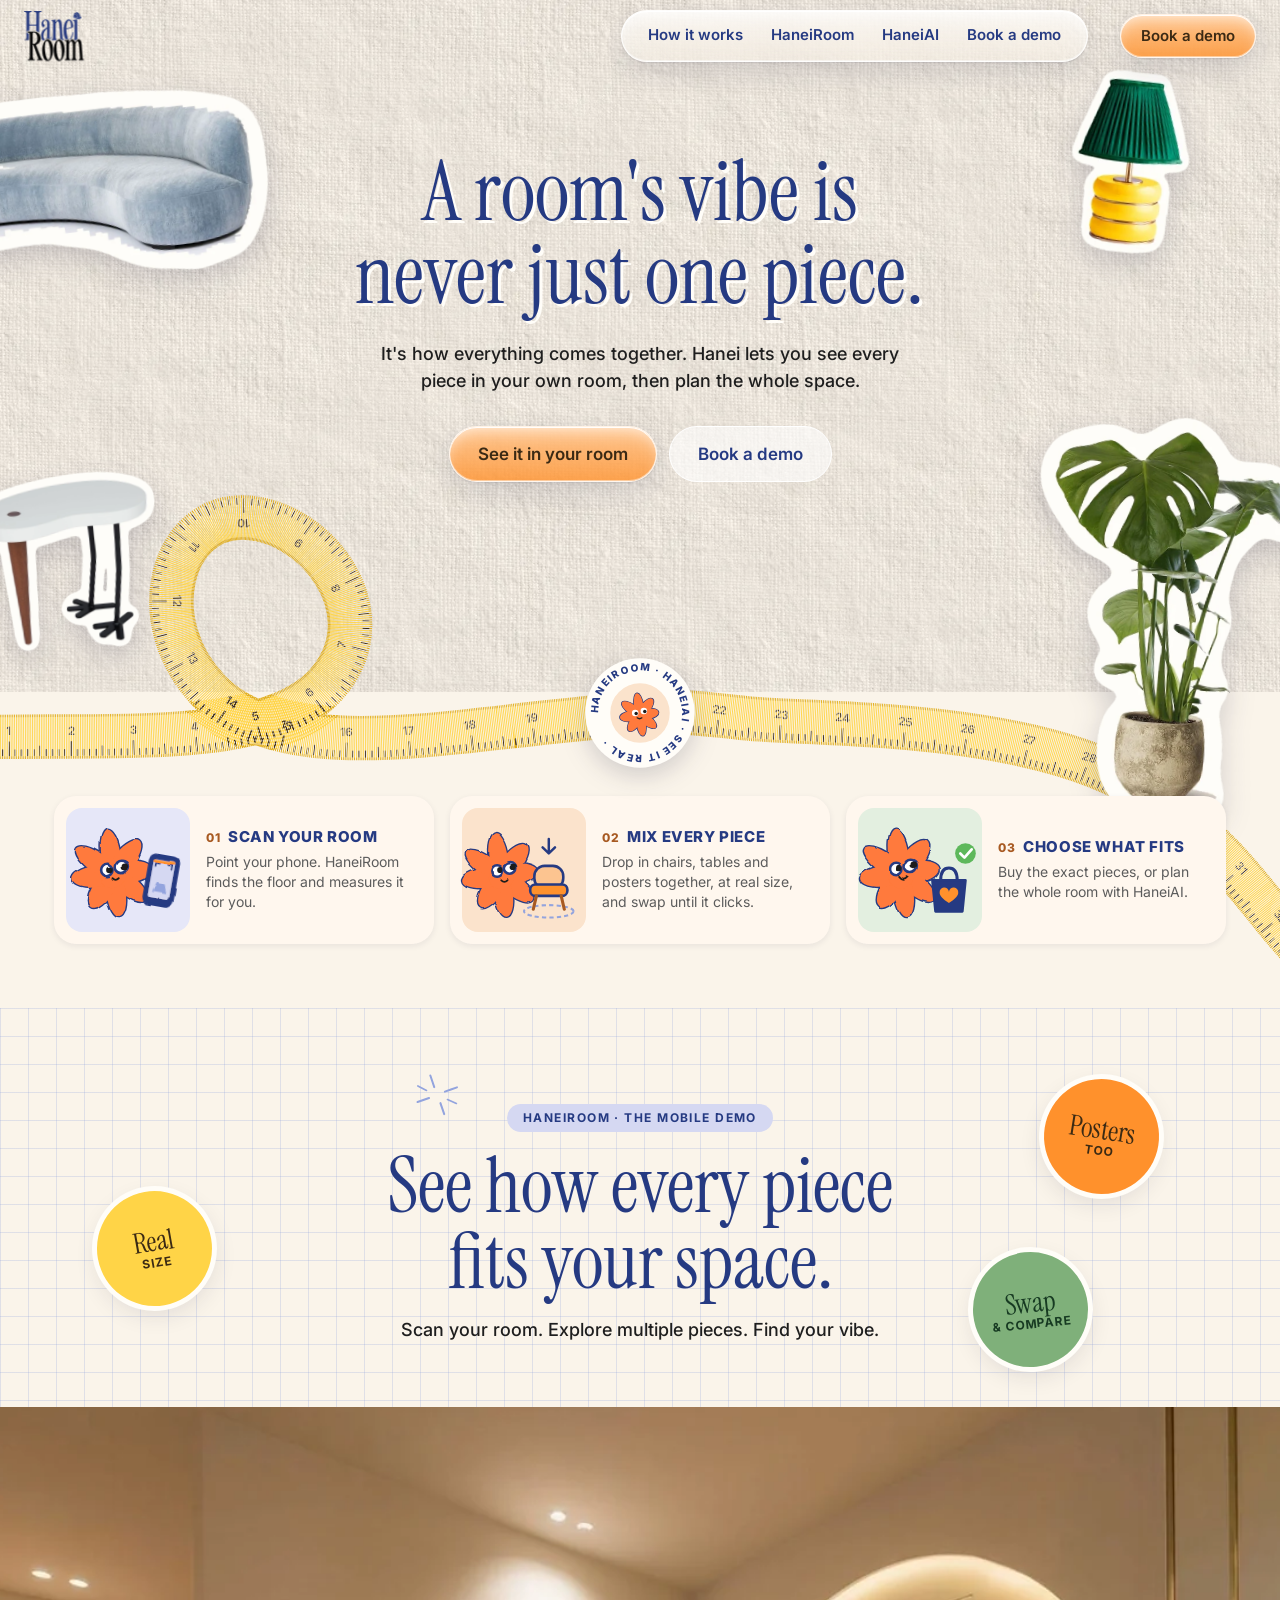
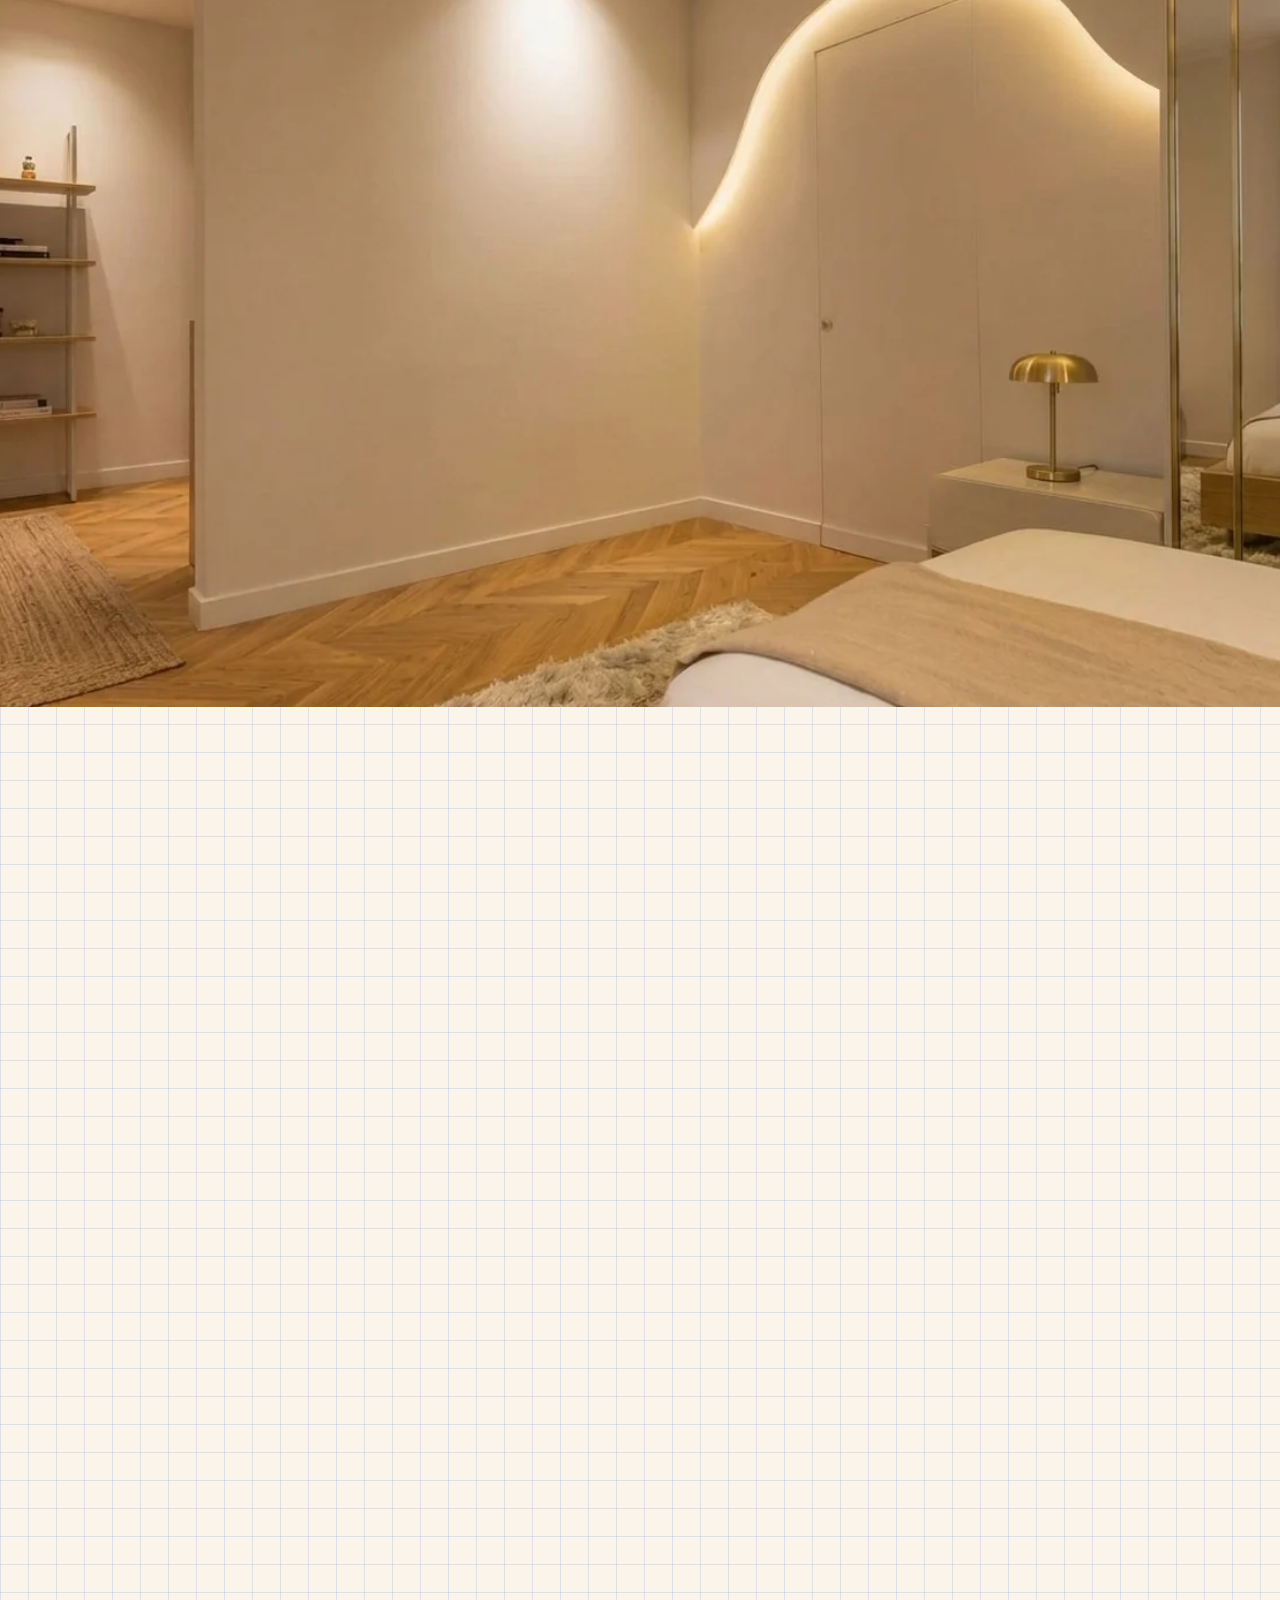
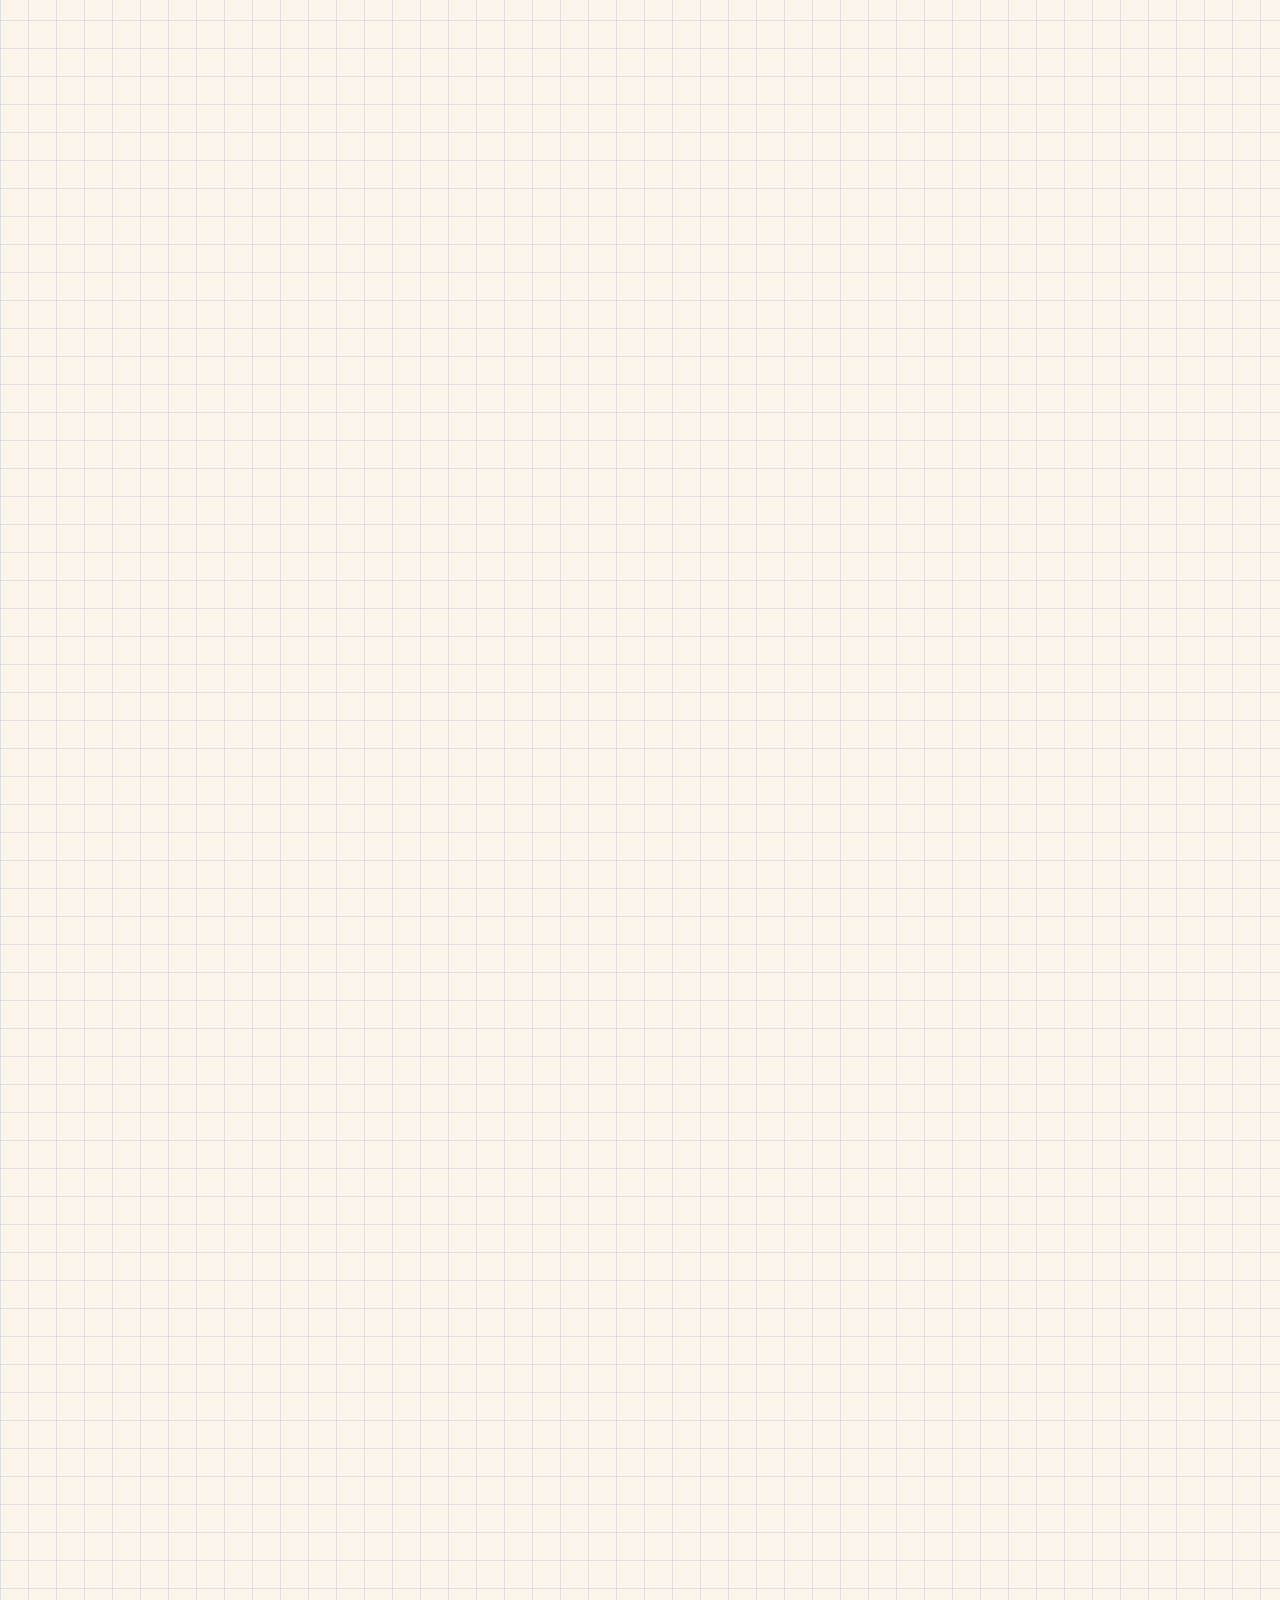
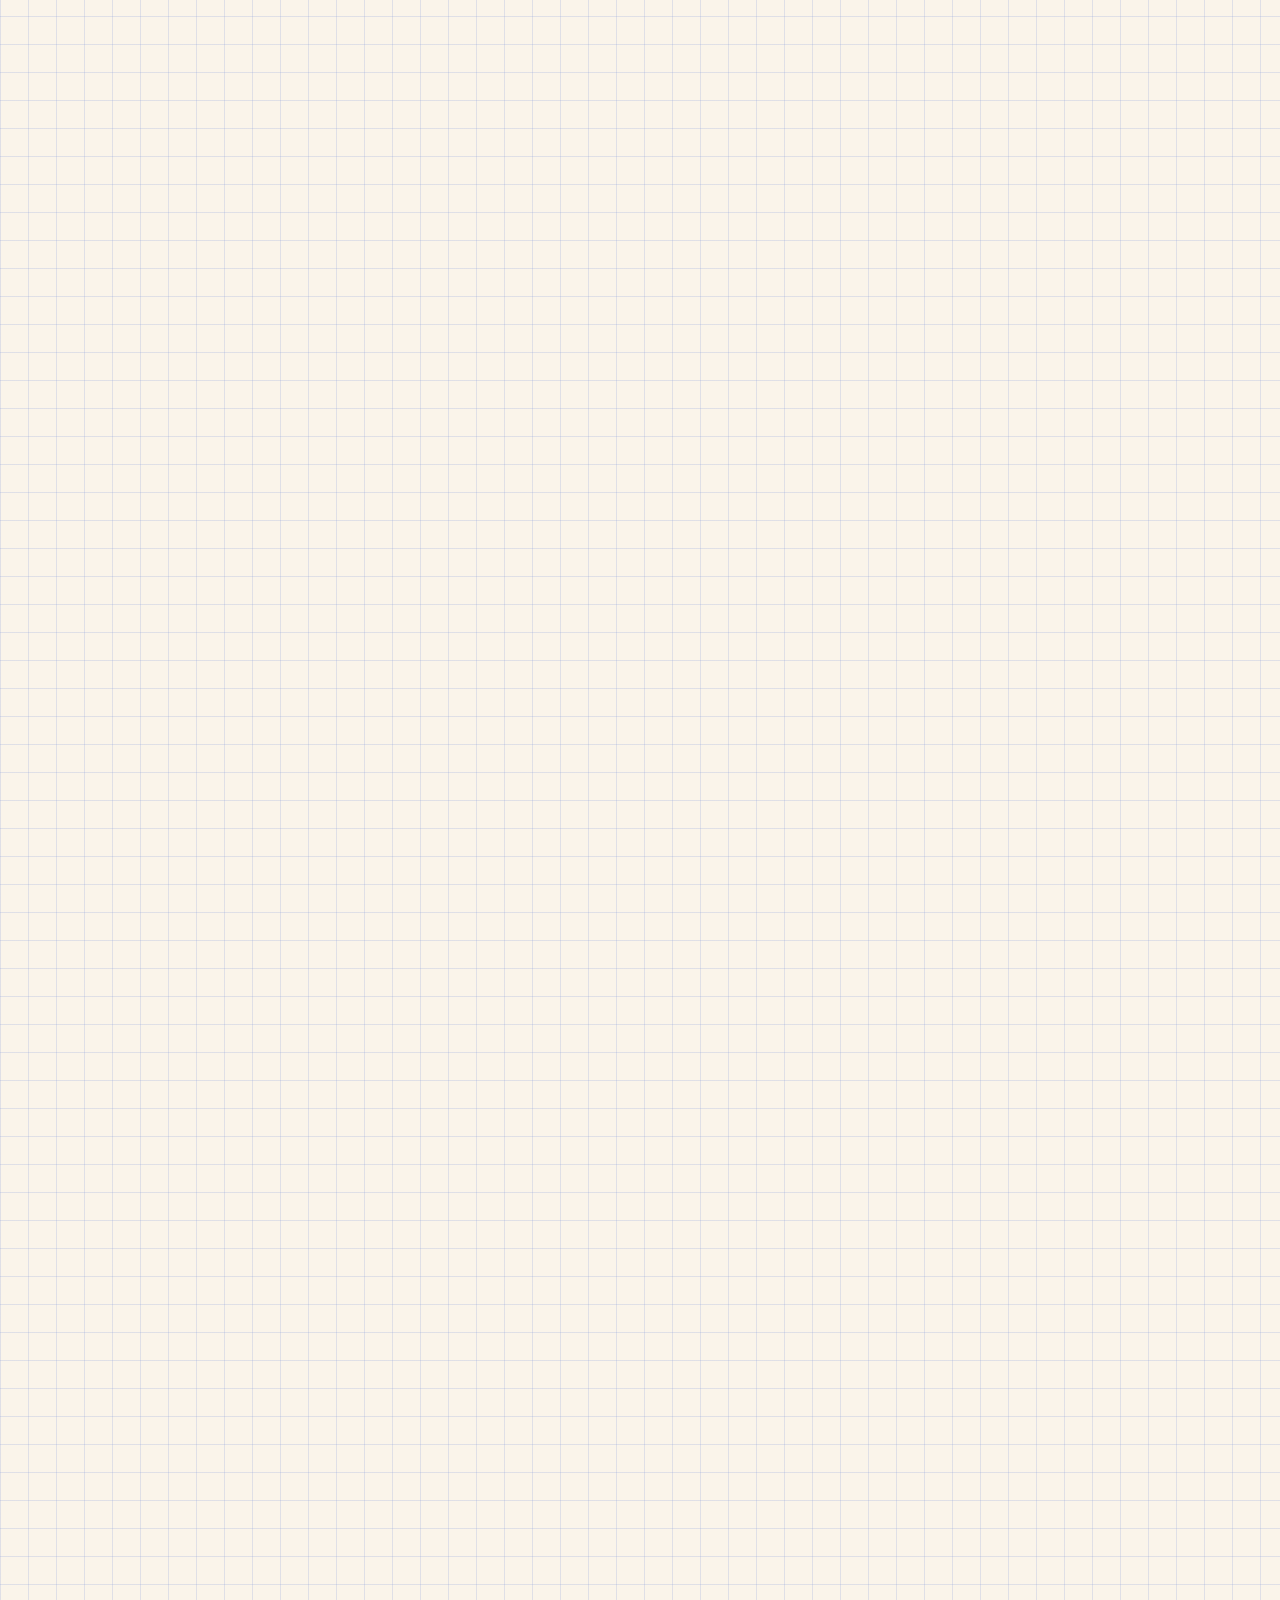
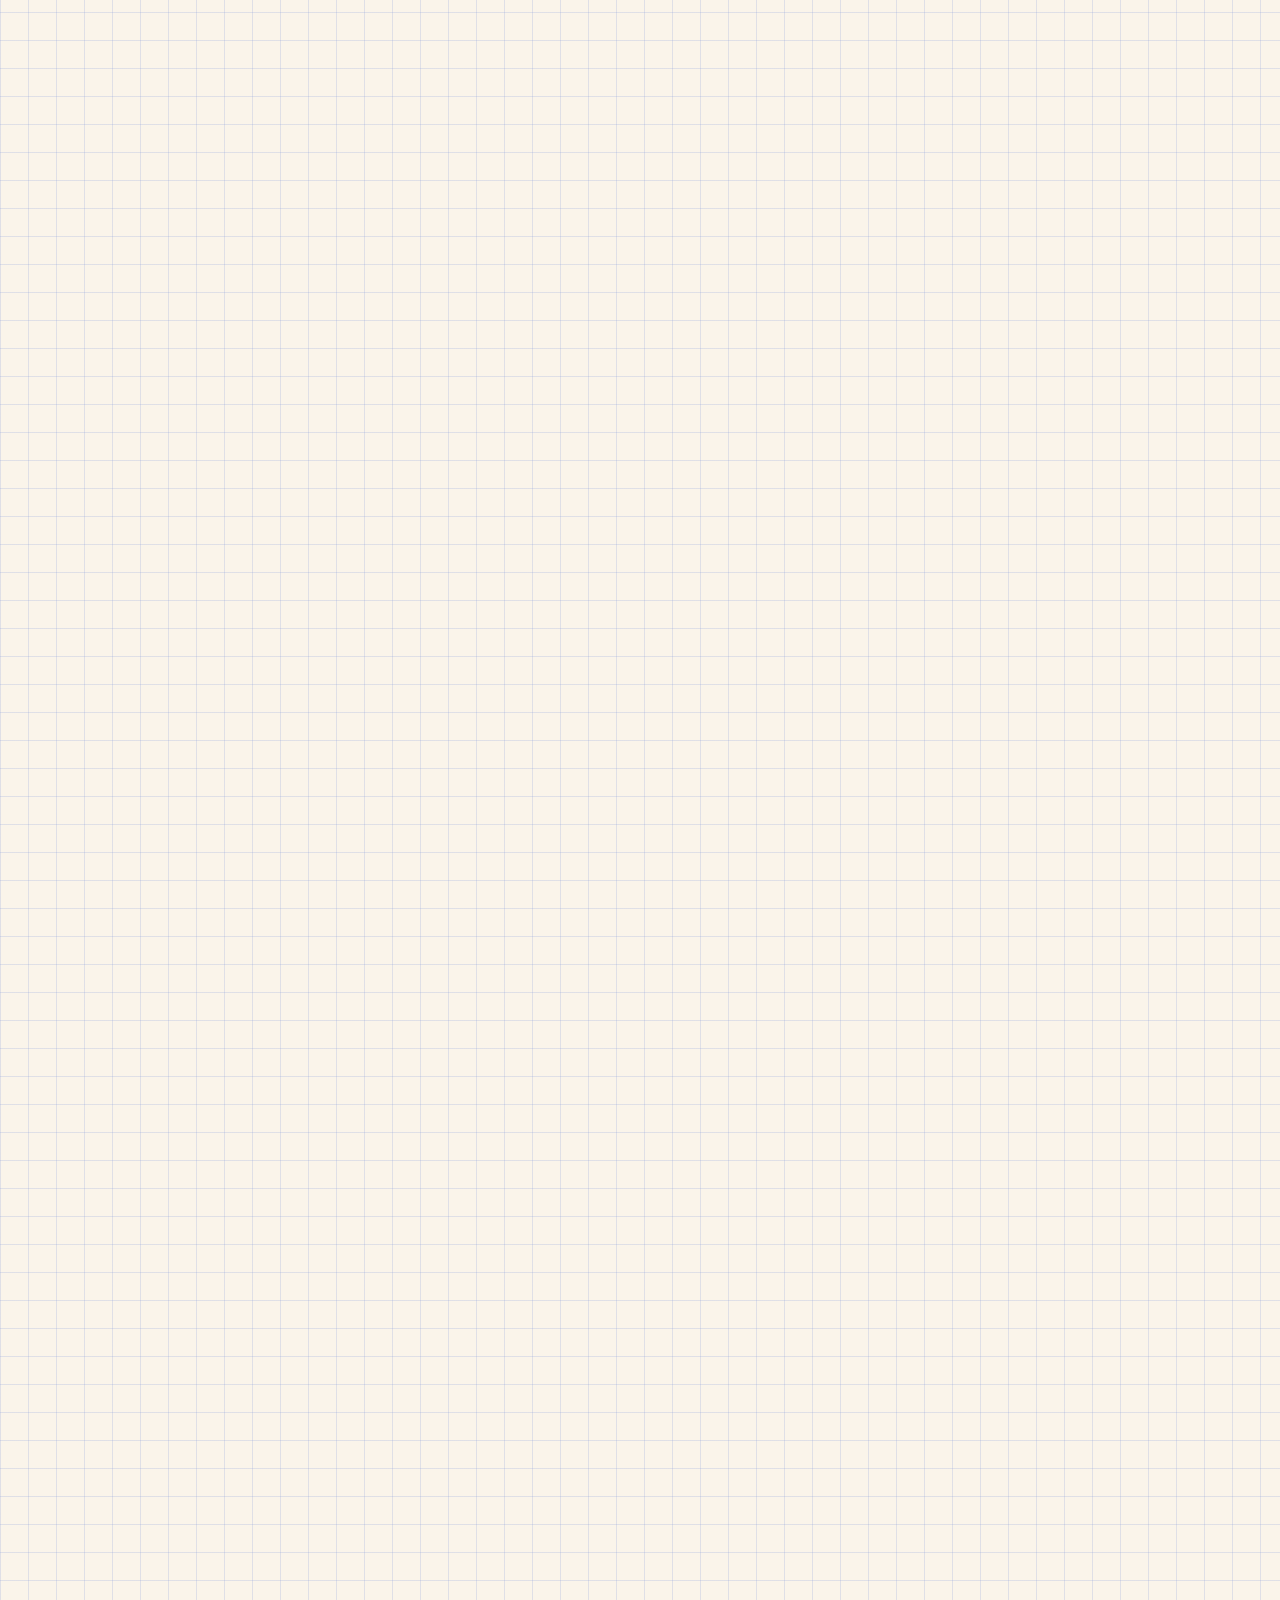
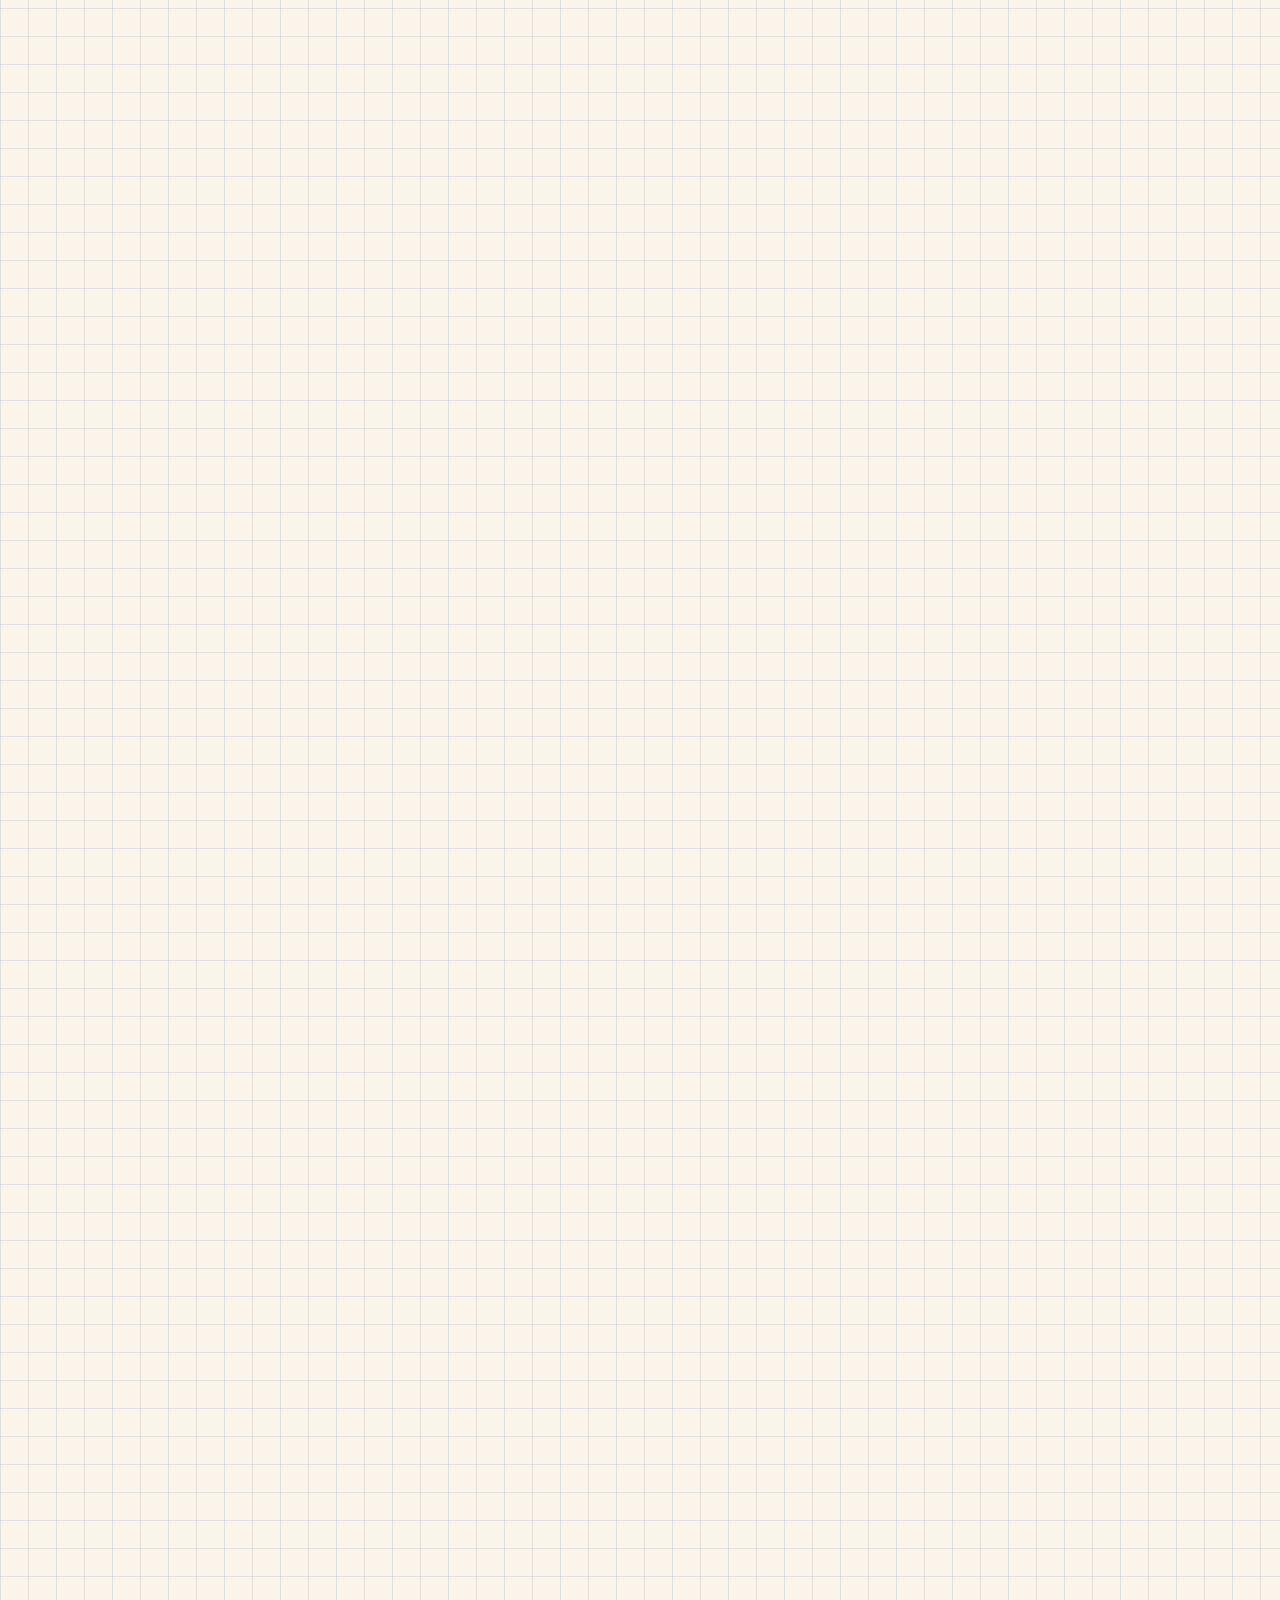
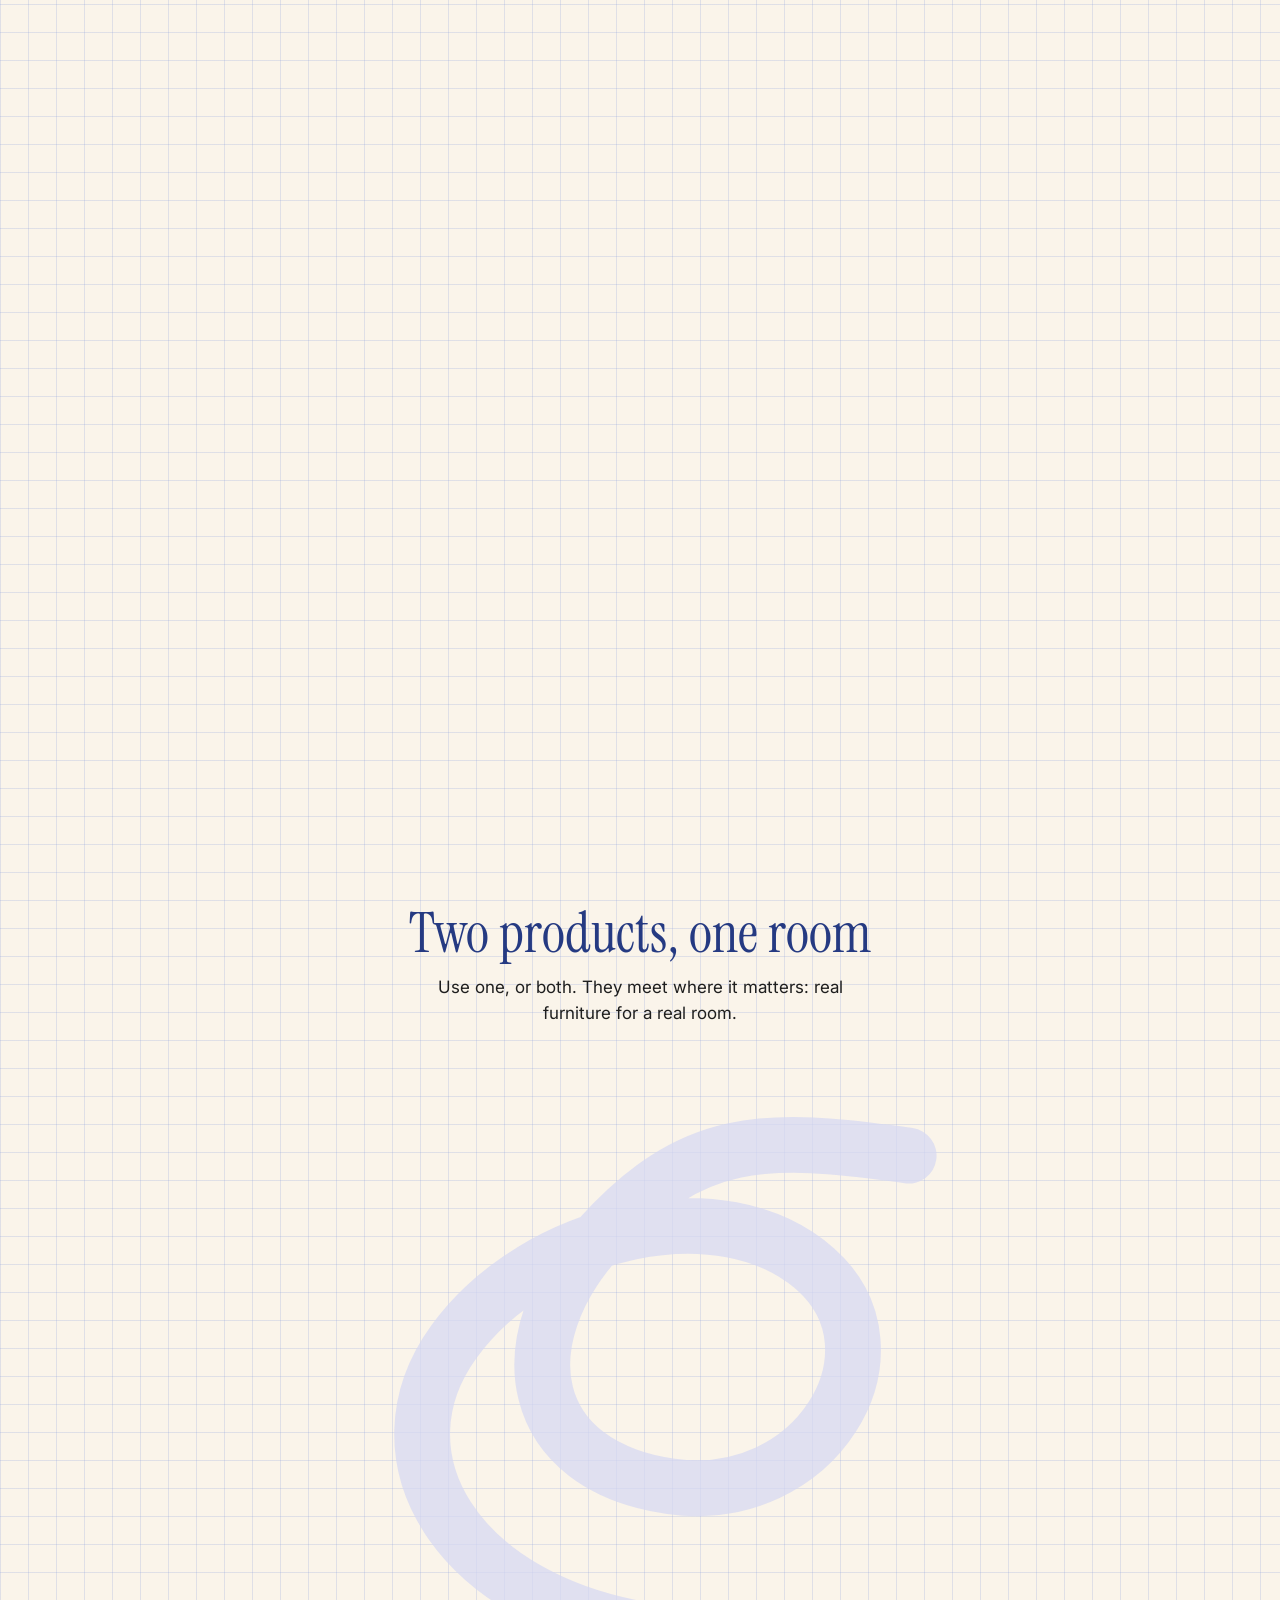
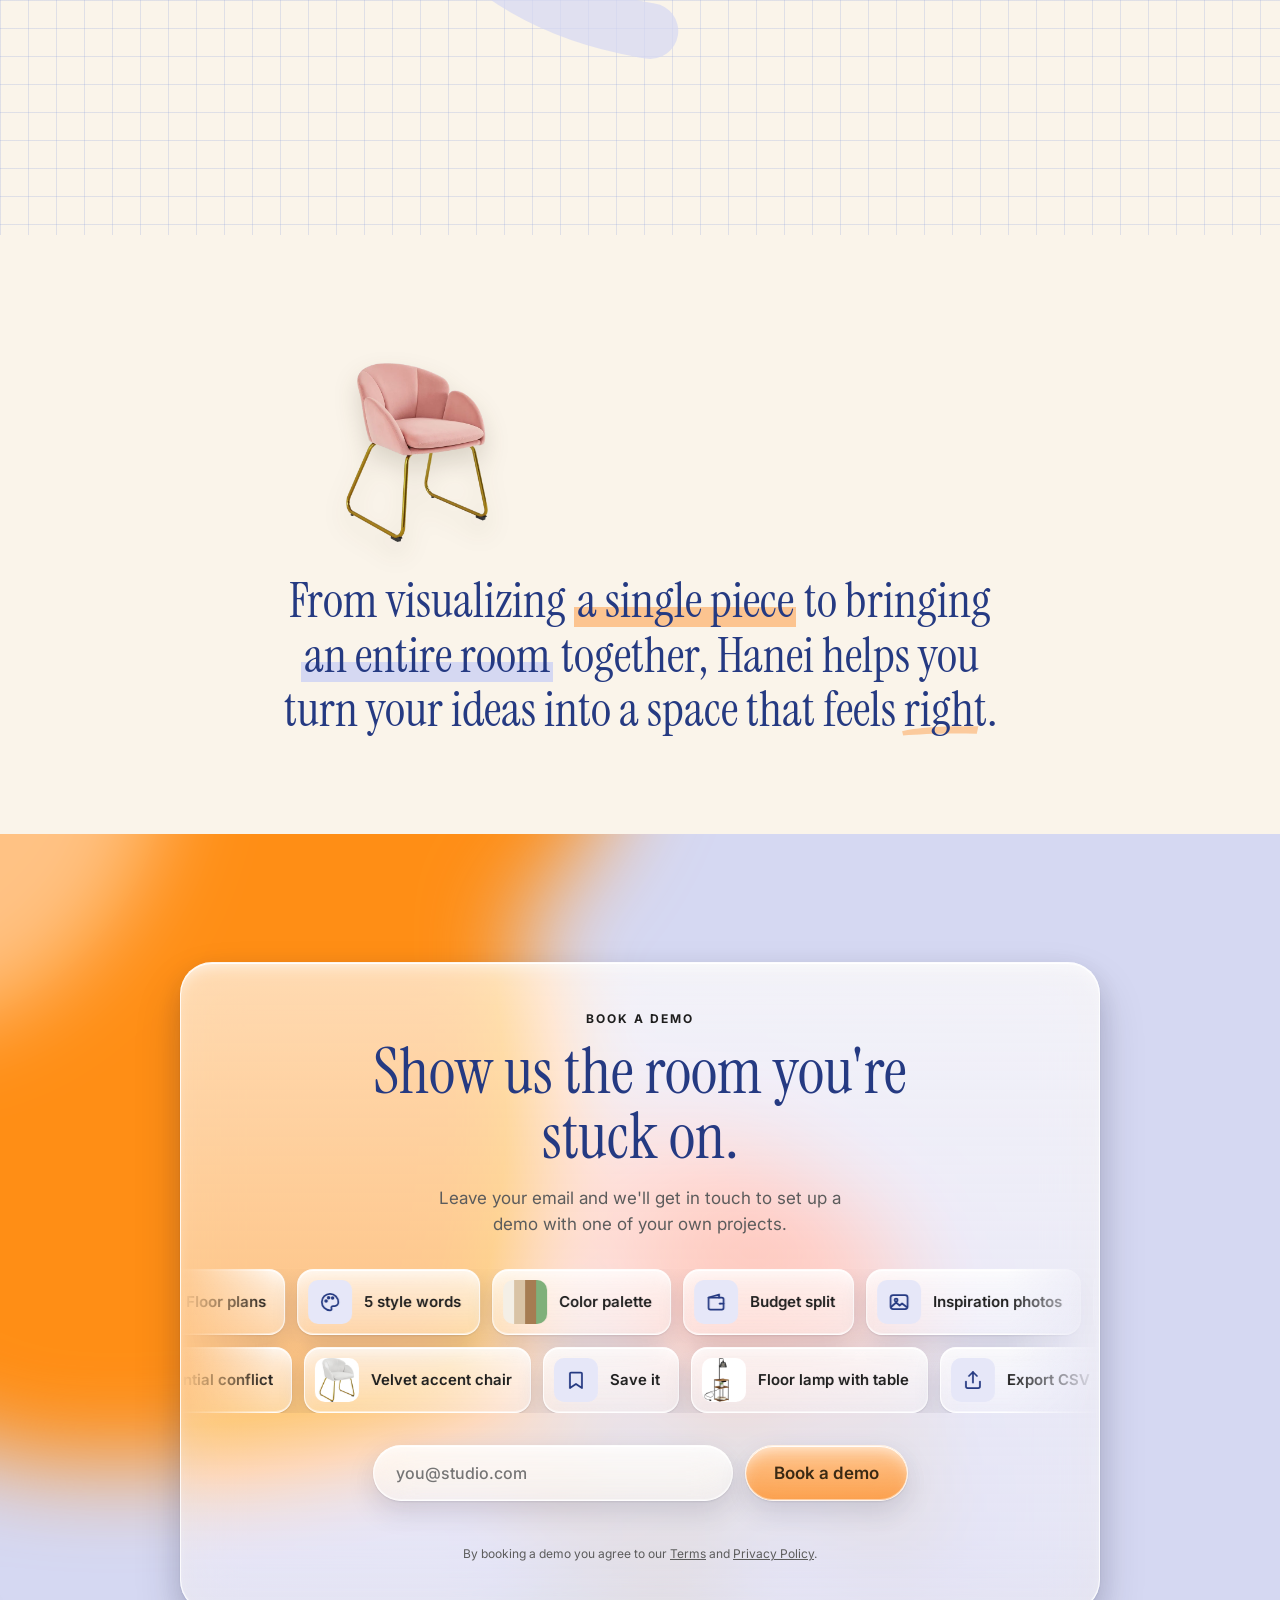
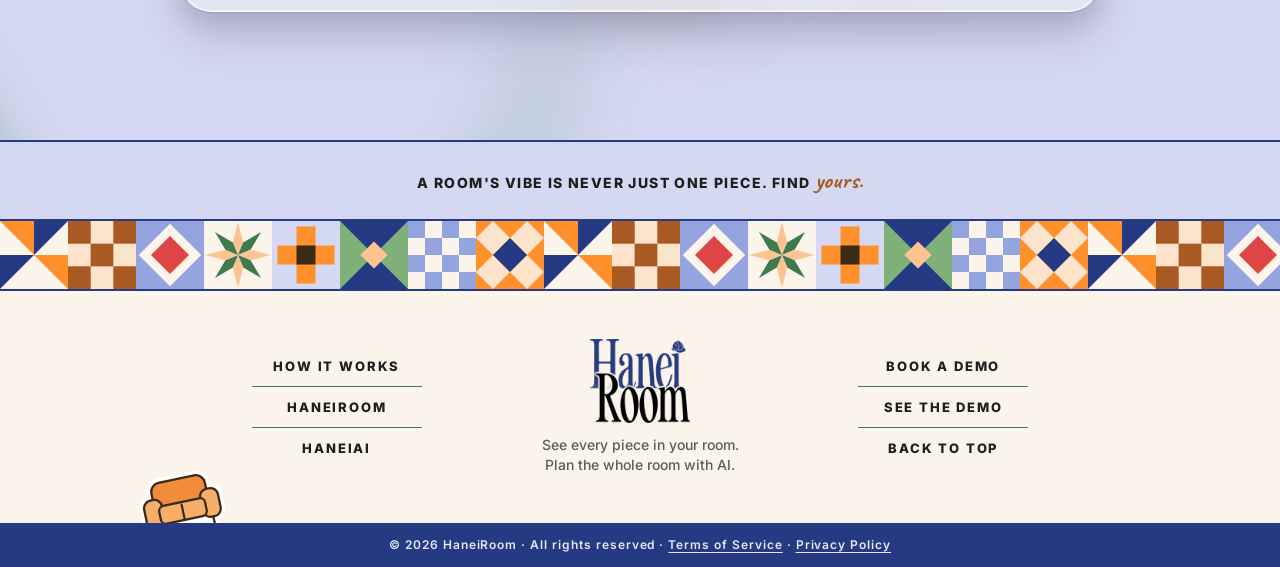
<file: index.html>
<!doctype html>
<html lang="en" class="no-js">
<head>
  <meta charset="utf-8">
  <meta name="viewport" content="width=device-width, initial-scale=1">
  <title>HaneiRoom · A room's vibe is never just one piece</title>
  <meta name="description" content="A room's vibe is never just one piece. HaneiRoom scans your room so you can see several pieces in it together, at real size. HaneiAI, on the web, helps interior designers turn design inputs into furniture matches to explore, compare and choose.">
  <meta name="theme-color" content="#faf4ea">
  <link rel="icon" href="design-system/logo/haneiroom-icon.png">
  <link rel="apple-touch-icon" href="design-system/logo/haneiroom-icon.png">
  <script>
    /* Pick the motion mode before first paint so pinned scenes never jump. */
    (function () {
      var d = document.documentElement, mm = window.matchMedia;
      var reduce = mm && mm('(prefers-reduced-motion: reduce)').matches;
      var cls = 'js ' + (reduce ? 'rm' : 'motion');
      if (!reduce && mm && mm('(min-width: 1024px) and (min-height: 620px)').matches) cls += ' pin';
      d.className = cls;
    })();
  </script>
  <link rel="preconnect" href="https://fonts.googleapis.com">
  <link rel="preconnect" href="https://fonts.gstatic.com" crossorigin>
  <link href="https://fonts.googleapis.com/css2?family=Caveat:wght@700&family=Inter:wght@400;500;600;700;800&display=swap" rel="stylesheet">
  <link rel="preload" href="design-system/fonts/instrument-serif-regular.ttf" as="font" type="font/ttf" crossorigin>
  <link rel="stylesheet" href="design-system/tokens.css">
  <link rel="stylesheet" href="assets/css/landing.css">
  <script src="assets/js/config.js"></script>
  <script src="assets/js/landing.js" defer></script>
  <script src="assets/js/reels.js" defer></script>
</head>
<body>
<!-- shared drawing: the Hanei flower and the boiling sketch line, used by the product cards and the demo thank-you -->
<svg class="sprite" width="0" height="0" aria-hidden="true" focusable="false">
  <defs>
    <!-- line boil: the noise reseeds a few times a second so every edge wobbles like a hand-drawn frame -->
    <filter id="hc-boil" x="-10%" y="-10%" width="120%" height="120%">
      <feTurbulence type="fractalNoise" baseFrequency=".04" numOctaves="2" seed="1" result="n"><animate attributeName="seed" values="1;5;9;3" dur=".48s" calcMode="discrete" repeatCount="indefinite"/></feTurbulence>
      <feDisplacementMap in="SourceGraphic" in2="n" scale="4" xChannelSelector="R" yChannelSelector="G"/>
    </filter>
    <g id="hc-petals"><ellipse cx="0" cy="-52" rx="24" ry="62" transform="rotate(-8)"/><ellipse cx="0" cy="-48" rx="26" ry="58" transform="rotate(38)"/><ellipse cx="0" cy="-44" rx="27" ry="54" transform="rotate(82)"/><ellipse cx="0" cy="-48" rx="25" ry="58" transform="rotate(128)"/><ellipse cx="0" cy="-50" rx="24" ry="60" transform="rotate(172)"/><ellipse cx="0" cy="-46" rx="26" ry="56" transform="rotate(215)"/><ellipse cx="0" cy="-48" rx="27" ry="58" transform="rotate(262)"/><ellipse cx="0" cy="-52" rx="25" ry="62" transform="rotate(305)"/><circle r="34"/></g>
  </defs>
</svg>
<a class="skip" href="#main">Skip to content</a>

<header class="nav" data-nav>
  <a class="nav__logo" href="#top" aria-label="HaneiRoom, back to top">
    <img src="design-system/logo/haneiroom-logo.png" alt="" width="260" height="218">
  </a>
  <nav class="nav__links" aria-label="Chapters">
    <a href="#steps">How it works</a>
    <a href="#room">HaneiRoom</a>
    <a href="#ai">HaneiAI</a>
    <a href="#demo">Book a demo</a>
  </nav>
  <a class="btn btn--warm nav__cta" href="#demo">Book a demo</a>
</header>

<main id="main">

<!-- ============================================================ 01 HERO -->
<!-- The title on a linen band with furniture stuck round it like stickers, a yellow
     measuring tape swooping across the band's edge, then Hanei's three steps. -->
<section class="hero" id="vibe" aria-labelledby="vibe-title">
  <span id="top" class="anchor-top"></span>
  <div class="hero__band">
    <img class="hs hs--sofa" src="assets/img/products/curved-sofa-blue-sticker.webp" alt="" width="769" height="396">
    <img class="hs hs--lamp" src="assets/img/products/table-lamp-pleated-sticker.webp" alt="" width="173" height="265">
    <img class="hs hs--table" src="assets/img/products/bird-side-table-sticker.webp" alt="" width="766" height="732">
    <img class="hs hs--plant" src="assets/img/products/monstera-sticker.webp" alt="" width="505" height="762">

    <div class="hero__copy">
      <h1 class="hero__t" id="vibe-title">A room's vibe is never just one piece.</h1>
      <p class="hero__lede">It's how everything comes together. Hanei lets you see every piece in your own room, then plan the whole space.</p>
      <p class="hero__ctas">
        <a class="btn btn--warm btn--lg" href="#room">See it in your room</a>
        <a class="btn btn--line btn--lg" href="#demo">Book a demo</a>
      </p>
    </div>

    <!-- the tape: landing.js marks the centimetres along it; without it the tape is plain yellow.
         A wide one for larger screens, a tighter one curled for phones. -->
    <svg class="ruler ruler--wide" viewBox="0 0 1440 640" data-edge="21" data-step="7" aria-hidden="true" focusable="false">
      <defs>
        <path id="tape-wide" class="ruler__path" d="M-60 352C140 346 310 366 372 286S352 104 272 104 160 222 236 300 470 350 620 334 760 322 840 330 1180 330 1300 420 1420 560 1500 620"/>
        <mask id="tape-wide-reveal" maskUnits="userSpaceOnUse" x="-100" y="0" width="1640" height="700"><use class="ruler__unroll" href="#tape-wide" pathLength="1"/></mask>
      </defs>
      <g mask="url(#tape-wide-reveal)">
        <use class="ruler__edge" href="#tape-wide"/>
        <use class="ruler__tape" href="#tape-wide"/>
        <g class="ruler__ticks"></g>
      </g>
    </svg>
    <svg class="ruler ruler--narrow" viewBox="0 0 390 400" data-edge="14" data-step="5" aria-hidden="true" focusable="false">
      <defs>
        <path id="tape-narrow" class="ruler__path" d="M-30 252C30 248 72 238 98 206S104 124 62 124 18 174 50 206 150 254 195 246 300 232 330 272 380 344 430 352"/>
        <mask id="tape-narrow-reveal" maskUnits="userSpaceOnUse" x="-60" y="0" width="520" height="420"><use class="ruler__unroll" href="#tape-narrow" pathLength="1"/></mask>
      </defs>
      <g mask="url(#tape-narrow-reveal)">
        <use class="ruler__edge" href="#tape-narrow"/>
        <use class="ruler__tape" href="#tape-narrow"/>
        <g class="ruler__ticks"></g>
      </g>
    </svg>

    <!-- a stamp where the tape crosses the band's edge -->
    <span class="stamp" aria-hidden="true">
      <svg viewBox="0 0 120 120">
        <defs><path id="stamp-ring" d="M60 60m-44 0a44 44 0 1 1 88 0a44 44 0 1 1-88 0"/></defs>
        <circle cx="60" cy="60" r="57" fill="#fffdf8"/>
        <circle cx="60" cy="60" r="31" fill="#fbe3cc"/>
        <text class="stamp__ring"><textPath href="#stamp-ring">HaneiRoom · HaneiAI · See it real · </textPath></text>
        <use href="#hc-petals" class="hc__line" transform="translate(60 62) scale(.2)"/>
        <use href="#hc-petals" class="hc__fill" transform="translate(60 62) scale(.2)"/>
        <circle cx="55" cy="60" r="3.4" fill="#fff"/><circle cx="64" cy="58" r="3.4" fill="#fff"/>
        <circle cx="56" cy="60.5" r="1.8" fill="#1e1e1e"/><circle cx="65" cy="58.5" r="1.8" fill="#1e1e1e"/>
        <path d="M57 65Q59.5 67 62 65" stroke="#1e1e1e" stroke-width="1.3" fill="none" stroke-linecap="round"/>
      </svg>
    </span>
  </div>

  <!-- Hanei's three steps, the flower doing each one -->
  <ol class="steps" id="steps" aria-label="How Hanei works">
    <li class="step">
      <span class="step__art step__art--scan">
        <svg viewBox="0 0 120 120" aria-hidden="true" focusable="false">
          <g class="bub__body">
            <use href="#hc-petals" class="hc__line" transform="translate(46 64) scale(.38)"/>
            <use href="#hc-petals" class="hc__fill" transform="translate(46 64) scale(.38)"/>
            <circle class="hc__ink" cx="40" cy="60" r="6" fill="#fff"/><circle class="hc__ink" cx="54" cy="57" r="6" fill="#fff"/>
            <g class="bub__look"><circle cx="43" cy="60" r="3.2" fill="#1e1e1e"/><circle cx="57" cy="57" r="3.2" fill="#1e1e1e"/></g>
            <path d="M45 68Q48 71 51 68" stroke="#1e1e1e" stroke-width="1.8" fill="none" stroke-linecap="round"/>
          </g>
          <g class="bub__device" transform="translate(88 70) rotate(10)">
            <rect class="hc__ink" x="-14" y="-24" width="28" height="48" rx="6" fill="#253a82"/>
            <rect x="-10.5" y="-19.5" width="21" height="37" rx="2.5" fill="#d5d8f2"/>
            <path d="M-7 12H7L4 3H-4Z" fill="#93a4de"/>
            <path d="M-8 -16h4M-8 -16v4M8 -16h-4M8 -16v4" stroke="#253a82" stroke-width="1.6" stroke-linecap="round"/>
            <rect class="bub__scan" x="-10.5" y="-19" width="21" height="2.5" rx="1" fill="#ff912c"/>
          </g>
        </svg>
      </span>
      <div><p class="step__t"><i>01</i>Scan your room</p><p class="step__p">Point your phone. HaneiRoom finds the floor and measures it for you.</p></div>
    </li>
    <li class="step">
      <span class="step__art step__art--place">
        <svg viewBox="0 0 120 120" aria-hidden="true" focusable="false">
          <ellipse cx="84" cy="100" rx="24" ry="6" fill="none" stroke="#93a4de" stroke-width="2" stroke-dasharray="4 3"/>
          <g class="bub__body">
            <use href="#hc-petals" class="hc__line" transform="translate(38 66) scale(.36)"/>
            <use href="#hc-petals" class="hc__fill" transform="translate(38 66) scale(.36)"/>
            <circle class="hc__ink" cx="34" cy="61" r="5.6" fill="#fff"/><circle class="hc__ink" cx="47" cy="58" r="5.6" fill="#fff"/>
            <g class="bub__look"><circle cx="37" cy="60" r="3" fill="#1e1e1e"/><circle cx="50" cy="57" r="3" fill="#1e1e1e"/></g>
            <path d="M38 69Q41 72 44 69" stroke="#1e1e1e" stroke-width="1.8" fill="none" stroke-linecap="round"/>
          </g>
          <g class="step__chair">
            <rect class="hc__ink" x="70" y="56" width="28" height="22" rx="10" fill="#fcc490"/>
            <rect class="hc__ink" x="66" y="74" width="36" height="11" rx="5" fill="#ff912c"/>
            <path d="M72 85l-3 13M96 85l3 13" stroke="#a85a22" stroke-width="3" stroke-linecap="round"/>
          </g>
          <path class="step__drop" d="M84 30v12M78 38l6 6 6-6" stroke="#253a82" stroke-width="2.4" fill="none" stroke-linecap="round" stroke-linejoin="round"/>
        </svg>
      </span>
      <div><p class="step__t"><i>02</i>Mix every piece</p><p class="step__p">Drop in chairs, tables and posters together, at real size, and swap until it clicks.</p></div>
    </li>
    <li class="step">
      <span class="step__art step__art--choose">
        <svg viewBox="0 0 120 120" aria-hidden="true" focusable="false">
          <g class="bub__body">
            <use href="#hc-petals" class="hc__line" transform="translate(42 64) scale(.38)"/>
            <use href="#hc-petals" class="hc__fill" transform="translate(42 64) scale(.38)"/>
            <circle class="hc__ink" cx="37" cy="59" r="6" fill="#fff"/><circle class="hc__ink" cx="51" cy="56" r="6" fill="#fff"/>
            <g class="bub__look"><circle cx="40" cy="58" r="3.2" fill="#1e1e1e"/><circle cx="54" cy="55" r="3.2" fill="#1e1e1e"/></g>
            <path d="M40 66Q44 71 48 66" stroke="#1e1e1e" stroke-width="1.8" fill="none" stroke-linecap="round"/>
          </g>
          <g class="step__bag">
            <path d="M80 70q0-12 8-12t8 12" stroke="#253a82" stroke-width="3" fill="none" stroke-linecap="round"/>
            <path class="hc__ink" d="M72 70h32l-3 30H75Z" fill="#253a82"/>
            <path d="M88 92c-6-4-9-7-9-10a4 4 0 0 1 9-1 4 4 0 0 1 9 1c0 3-3 6-9 10Z" fill="#ff912c"/>
          </g>
          <circle cx="104" cy="44" r="10" fill="#5db85b"/>
          <path d="M99 44l4 4 7-8" stroke="#fff" stroke-width="2.6" fill="none" stroke-linecap="round" stroke-linejoin="round"/>
        </svg>
      </span>
      <div><p class="step__t"><i>03</i>Choose what fits</p><p class="step__p">Buy the exact pieces, or plan the whole room with HaneiAI.</p></div>
    </li>
  </ol>
</section>

<!-- ============================================================ 02 HANEIROOM, THEN HANEIAI -->
<section class="show" id="room" aria-labelledby="room-title">
  <!-- the demo's opening line, with a few round stickers about what it does -->
  <header class="intro">
    <img class="intro__burst" src="design-system/doodles/burst.svg" alt="" aria-hidden="true">
    <p class="intro__pill">HaneiRoom · the mobile demo</p>
    <h2 class="intro__t" id="room-title">See how every piece fits your space.</h2>
    <p class="intro__s">Scan your room. Explore multiple pieces. Find your vibe.</p>
    <span class="badge badge--size" aria-hidden="true"><b>Real</b>size</span>
    <span class="badge badge--poster" aria-hidden="true"><b>Posters</b>too</span>
    <span class="badge badge--swap" aria-hidden="true"><b>Swap</b>&amp; compare</span>
  </header>
  <div class="gallery" data-scene="show">
    <span class="gallery__mark" id="ai"></span>
    <div class="gallery__stage">
      <div class="gallery__bg" aria-hidden="true"><img src="assets/img/room-corner.webp" alt="" width="1264" height="843" loading="lazy"></div>
      <div class="collage collage--palette" aria-hidden="true">
        <i style="background:var(--navy-700)"></i><i style="background:var(--navy-300)"></i><i style="background:var(--lavender-200)"></i>
        <i style="background:var(--orange-500)"></i><i style="background:var(--orange-300)"></i><i style="background:var(--peach-100)"></i>
        <i style="background:var(--rust-600)"></i><i style="background:var(--palm-600)"></i><i style="background:var(--palm-300)"></i>
        <i style="background:var(--brown-900)"></i><i style="background:var(--red-500)"></i><i style="background:var(--grey-100)"></i>
      </div>
      <div class="collage collage--card" aria-hidden="true"><!-- art:chair-card --><svg class="art" viewBox="0 0 200 250" aria-hidden="true" focusable="false"><path class="s" pathLength="1" fill="#253a82" d="M8 9.8C18.4 0 49.4 9.2 70 8.5C90.7 7.7 111.3 6 132 5.3C152.6 4.5 183.6 -5.8 193.9 4C204.2 13.8 193.6 44 193.8 64C193.9 84 194.7 104 194.8 124C195 144 194.5 164.1 194.7 184C194.9 204 206.5 234.1 196 243.7C185.6 253.4 153.3 242.4 132 242C110.7 241.7 89.3 241.9 68 241.5C46.7 241.2 14.5 249.8 4 240C-6.5 230.2 4.5 201.7 4.8 182.5C5.1 163.3 5.4 144.2 5.8 125C6.2 105.8 6.9 86.7 7.3 67.5C7.7 48.3 -2.5 19.7 8 9.8Z"/><path class="l" pathLength="1" stroke="#faf4ea" stroke-width="3" d="M60.1 140C60 137.5 59.3 129.9 59.1 124.8C58.9 119.7 58.8 114.7 58.8 109.6C58.8 104.5 59.1 99.5 59.1 94.4C59.1 89.3 59 84.3 58.8 79.2C58.6 74.1 55.8 67.3 58 64C60.2 60.7 67.2 60.8 71.9 59.6C76.6 58.3 81.5 57.9 86.2 56.7C90.9 55.4 95.4 52.1 100 52C104.7 51.8 109.4 54.5 114.1 55.7C118.8 57 123.4 58.2 128.1 59.5C132.8 60.9 140 60.7 142.2 64C144.4 67.3 141.5 74.1 141.4 79.2C141.2 84.3 141.3 89.3 141.3 94.4C141.3 99.5 141.3 104.5 141.2 109.6C141 114.7 140.4 119.7 140.2 124.8C140 129.9 140 137.5 140 140"/><path class="l" pathLength="1" stroke="#faf4ea" stroke-width="3" d="M46 139.9C48.6 139.9 56.3 140 61.4 140.1C66.6 140.1 71.7 140.1 76.9 140.2C82 140.2 87.1 140.3 92.3 140.4C97.4 140.4 102.6 140.7 107.7 140.6C112.9 140.5 118 139.7 123.1 139.6C128.3 139.5 133.4 140.1 138.6 140.2C143.7 140.2 150.7 136.4 154 140C157.2 143.6 160 158.1 158 161.8C156 165.5 147.1 162.1 141.7 162.2C136.3 162.4 130.9 162.6 125.4 162.5C120 162.4 114.6 161.7 109.1 161.7C103.7 161.6 98.3 162.1 92.9 162.1C87.4 162.2 82 162 76.6 162.1C71.1 162.1 65.8 162.4 60.3 162.4C54.8 162.4 46.1 165.7 43.8 162C41.4 158.2 45.6 143.7 46 140"/><path class="l" pathLength="1" stroke="#faf4ea" stroke-width="3" d="M53.8 162C53.6 164.9 52.8 173.6 52.2 179.4C51.5 185.1 50.7 190.9 50 196.7C49.3 202.4 48.3 211.1 48 214"/><path class="l" pathLength="1" stroke="#faf4ea" stroke-width="3" d="M147.9 162C148.2 164.9 149 173.6 149.7 179.4C150.4 185.1 151.4 190.9 152.2 196.6C152.9 202.4 153.7 211.1 154 214"/><path class="l" pathLength="1" stroke="#faf4ea" stroke-width="2.5" d="M83.9 162C84.1 164.2 84.5 170.9 84.7 175.3C85 179.8 85.1 184.2 85.3 188.7C85.6 193.1 85.9 199.8 86 202"/><path class="l" pathLength="1" stroke="#93a4de" stroke-width="2" d="M40 228.1C42.5 228.1 50 228.2 55 228.1C60 228.1 65 228.1 70 228.1C75 228.1 80 228.3 85 228.3C90 228.3 95 228.3 100 228.3C105 228.2 110 227.9 115 227.9C120 228 125 228.4 130 228.4C135 228.4 140 227.9 145 227.8C150 227.8 157.5 228 160 228"/><path class="l" pathLength="1" stroke="#93a4de" stroke-width="2" d="M40.1 222C40 224 40 232 40 234"/><path class="l" pathLength="1" stroke="#93a4de" stroke-width="2" d="M160 222C160 224 160 232 160 234"/><text class="t" x="100" y="30" font-size="15" fill="#fcc490" text-anchor="middle">chair? 60 cm</text></svg><!-- /art:chair-card --></div>
      <div class="collage collage--sheet" aria-hidden="true"><!-- art:sheet --><svg class="art" viewBox="0 0 320 240" aria-hidden="true" focusable="false"><path class="s" pathLength="1" fill="#ffffff" d="M10 14.2C19.5 4.9 48.7 12.9 68 12.3C87.3 11.8 106.7 11.8 126 11.2C145.3 10.5 164.6 9.1 184 8.5C203.3 7.9 222.6 8 242 7.6C261.4 7.1 289.9 -2.9 300.1 6C310.3 14.9 302.6 42.6 303.3 61C304 79.3 303.7 97.7 304.4 116C305 134.4 306.5 152.6 307.4 171C308.4 189.4 319.3 216.9 310 226.2C300.7 235.5 271.1 226.5 251.6 227C232.1 227.5 212.7 228.5 193.2 229.1C173.8 229.6 154.3 230.2 134.8 230.3C115.3 230.5 95.8 229.9 76.4 230.2C56.9 230.5 28.1 240.8 18.1 232C8.2 223.2 17.2 195.6 16.5 177.5C15.8 159.3 14.8 141.2 13.9 123C13.1 104.8 11.9 86.7 11.2 68.5C10.6 50.4 0.5 23.6 10 14.2Z"/><path class="s" pathLength="1" fill="#e6e7f8" d="M268 6.9C267.6 1.6 294.2 0.8 299.9 6C305.5 11.2 307.3 37.8 302 38C296.7 38.1 268.4 12.2 268 6.9Z"/><path class="l" pathLength="1" stroke="#93a4de" stroke-width="3" d="M50 50.3C52.6 50.2 60.3 50.2 65.4 49.9C70.5 49.7 75.6 49 80.8 48.9C85.9 48.8 91 49.4 96.2 49.4C101.3 49.4 106.4 49.2 111.5 49C116.7 48.8 121.8 48.4 126.9 48.1C132 47.8 137.2 47.5 142.3 47.4C147.4 47.3 152.6 47.5 157.7 47.5C162.8 47.4 167.9 47.2 173.1 47C178.2 46.8 183.3 46.5 188.4 46.5C193.6 46.5 198.7 46.8 203.8 46.8C209 46.8 214.1 46.4 219.2 46.3C224.4 46.3 229.5 46.6 234.6 46.5C239.7 46.5 247.3 43.3 249.9 46C252.5 48.7 249.9 57.1 250.1 62.7C250.2 68.2 250.7 73.8 251 79.3C251.3 84.9 251.6 90.4 251.9 96C252.1 101.5 252.5 107.1 252.5 112.6C252.5 118.2 251.5 123.8 251.6 129.3C251.7 134.9 252.9 140.4 253.2 146C253.6 151.5 253.5 157.1 253.6 162.7C253.6 168.2 253.5 173.8 253.5 179.3C253.6 184.8 256.5 193 254 195.7C251.5 198.4 243.6 195.3 238.4 195.5C233.3 195.8 228.1 197 222.9 197.3C217.8 197.7 212.6 197.3 207.4 197.5C202.2 197.6 197 198.1 191.9 198C186.7 198 181.5 197.1 176.3 197.1C171.1 197.1 166 198 160.8 198.2C155.6 198.4 150.4 198.3 145.2 198.2C140.1 198.2 134.9 198.1 129.7 198C124.5 198 119.3 198 114.1 198.1C109 198.2 103.8 198.6 98.6 198.7C93.4 198.9 88.2 198.9 83.1 199.2C77.9 199.4 72.7 200.2 67.6 200.3C62.4 200.5 54.7 202.8 52.2 200C49.7 197.2 52.6 188.9 52.5 183.3C52.5 177.8 52.2 172.2 52 166.7C51.9 161.1 52.1 155.5 51.9 150C51.6 144.4 50.9 138.9 50.7 133.3C50.5 127.8 50.7 122.2 50.6 116.7C50.5 111.1 49.9 105.6 50 100C50 94.5 51 88.9 51 83.3C51.1 77.8 50.5 72.2 50.4 66.7C50.2 61.1 50.1 52.8 50 50"/><path class="l" pathLength="1" stroke="#93a4de" stroke-width="3" d="M160 48C160 50.5 160.1 57.9 160.1 62.8C160.2 67.7 160.2 72.7 160.5 77.6C160.7 82.5 161.4 87.5 161.6 92.4C161.9 97.3 161.8 102.3 161.9 107.2C161.9 112.1 162 119.5 162 122"/><path class="l" pathLength="1" stroke="#93a4de" stroke-width="2.5" d="M52 162.1C54.2 162.2 60.7 162.6 65 162.9C69.3 163.2 74.6 162.2 77.9 164.1C81.2 165.9 82.7 170.6 85.1 174C87.4 177.3 90.7 180 92.1 184C93.4 188 92.8 195.7 93 198"/><path class="l" pathLength="1" stroke="#93a4de" stroke-width="3" d="M90 41.9C92.5 41.9 100 41.8 105 41.8C110 41.7 115 41.9 120 41.7C125 41.6 130 41.1 135 41C140 40.9 147.5 41 150 41"/><path class="l" pathLength="1" stroke="#93a4de" stroke-width="2.5" d="M182 152.2C184.3 152 191.3 151.2 196 151C200.6 150.8 205.3 151 210 150.9C214.7 150.7 219.3 150.5 224 150.3C228.7 150.2 235.7 147.4 238.1 150C240.5 152.6 238.2 160.7 238.5 166C238.9 171.4 242.1 179.3 240 182C237.9 184.8 230.7 182.4 226 182.6C221.3 182.8 216.7 183 212 183.2C207.3 183.4 202.7 183.6 198 183.8C193.3 183.9 186.2 186.6 183.8 184C181.4 181.4 183.8 173.3 183.4 168C183.1 162.6 182.2 154.7 182 152"/><path class="l" pathLength="1" stroke="#93a4de" stroke-width="2" d="M50 29.9C52.6 29.9 60.3 29.7 65.4 29.6C70.5 29.5 75.6 29.6 80.8 29.5C85.9 29.4 91 29 96.2 28.9C101.3 28.8 106.4 29 111.5 28.9C116.7 28.8 121.8 28.2 126.9 28.1C132 28 137.2 28.4 142.3 28.4C147.4 28.4 152.6 28.1 157.7 27.9C162.8 27.8 167.9 27.6 173.1 27.5C178.2 27.4 183.3 27.5 188.5 27.4C193.6 27.3 198.7 27 203.8 26.9C209 26.7 214.1 26.7 219.2 26.6C224.4 26.5 229.5 26.5 234.6 26.4C239.7 26.3 247.4 26.1 250 26"/><path class="l" pathLength="1" stroke="#93a4de" stroke-width="2" d="M271.9 48C272.1 50.7 272.5 59 272.6 64.4C272.7 69.9 272.4 75.4 272.5 80.9C272.6 86.4 272.7 91.9 273 97.3C273.3 102.8 273.9 108.3 274 113.8C274.2 119.3 273.9 124.7 274 130.2C274 135.7 274.2 141.2 274.5 146.7C274.7 152.2 275.3 157.6 275.5 163.1C275.7 168.6 275.7 174.1 275.8 179.5C275.9 185 276 193.3 276 196"/><text class="t" x="150" y="22" font-size="17" fill="#253a82" text-anchor="middle">4.2 m</text><text class="t" x="292" y="122" font-size="17" fill="#253a82" text-anchor="middle" transform="rotate(90 292 122)">3.8 m</text></svg><!-- /art:sheet --></div>

      <!-- the phone HaneiRoom runs on: a bezel ring over the clipped camera view -->
      <div class="frame" aria-hidden="true"><i class="frame__island"></i></div>

      <figure class="scan" role="img" aria-label="Animation of HaneiRoom on a phone, not a live scan: it scans an empty room, finds and measures the floor, picks three pieces (a cream bouclé accent chair, an olive ceramic side table and a framed art print), places the chair and table in the corner and hangs the print on the wall above them, swaps the chair for an olive lounge chair and back to compare, then opens a shop card with the three pieces and the total.">
        <div class="scan__view" aria-hidden="true">
          <!-- the camera view: the room and everything anchored to its floor -->
          <div class="scan__world">
            <img class="scan__room" src="assets/img/room-corner.webp" srcset="assets/img/room-corner-800.webp 800w, assets/img/room-corner.webp 1264w" sizes="(max-width: 767px) 300vw, 100vw" alt="" width="1264" height="843">
            <!-- the poster hangs on the photo's own wall, so it sits outside the floor anchor and never rescales -->
            <img class="scan__poster" src="assets/img/furniture/framed-art-print-wall.webp" alt="" width="203" height="331">
            <div class="scan__anchor">
              <svg class="scan__floor" viewBox="0 0 1264 843">
                <defs><mask id="scan-draw"><path class="scan__draw" pathLength="1" d="M682 645L853 689L524 769L354 726Z"/></mask></defs>
                <g class="scan__plane">
                  <path class="scan__fill" d="M682 645L853 689L524 769L354 726Z"/>
                  <path class="scan__grid" d="M627 658L798 702M572 672L743 716M518 685L689 729M463 699L634 743M408 712L579 756M725 656L396 737M767 667L439 748M810 678L482 758"/>
                </g>
                <path class="scan__edge" mask="url(#scan-draw)" d="M682 645L853 689L524 769L354 726Z"/>
                <path class="scan__arrows" d="M656 625L367 696M639 618L656 625M644 638L656 625M384 702L367 696M379 682L367 696M699 622L849 661M711 636L699 622M716 616L699 622M837 647L849 661M832 667L849 661"/>
              </svg>
              <span class="scan__dim scan__dim--d">2.6 m</span>
              <span class="scan__dim scan__dim--w">1.4 m</span>
              <span class="scan__marker"><svg viewBox="0 0 24 24"><path d="M7 11V6a5 5 0 0 1 10 0v5M5 11h14v4H5zM6.5 15l-1 6M17.5 15l1 6"/></svg><svg viewBox="0 0 24 24"><path d="M12 5v14M5 12h14"/></svg></span>
              <!-- the pieces, standing on the floor: --px/--py is where each one's feet go, --pw its width.
                   The -lit copies are graded to the room's warm light; the tray and shop card keep the product colors. -->
              <span class="scan__piece scan__piece--flip" style="--px:54.3;--py:84;--pw:15.9;--v:var(--chair, 1)"><span class="scan__shadow"></span><img class="scan__main" src="assets/img/furniture/cream_boucle_accent_chair-lit.webp" alt="" width="225" height="202"><img class="scan__alt" src="assets/img/furniture/olive_lounge_chair-lit.webp" alt="" width="279" height="193"></span>
              <span class="scan__piece" style="--px:41.6;--py:87.9;--pw:7;--v:var(--table, 1)"><span class="scan__shadow"></span><img src="assets/img/furniture/olive_ceramic_pedestal_side_table-lit.webp" alt="" width="149" height="201"></span>
            </div>
          </div>
          <!-- the phone's own UI, fixed to the screen -->
          <span class="scan__bracket scan__bracket--tl"></span><span class="scan__bracket scan__bracket--tr"></span>
          <span class="scan__bracket scan__bracket--bl"></span><span class="scan__bracket scan__bracket--br"></span>
          <span class="scan__close"><img src="design-system/icons/close.svg" alt="" width="24" height="24"></span>
          <p class="scan__pill scan__pill--top"><svg viewBox="0 0 24 24"><path d="M4 8V5a1 1 0 0 1 1-1h3M16 4h3a1 1 0 0 1 1 1v3M20 16v3a1 1 0 0 1-1 1h-3M8 20H5a1 1 0 0 1-1-1v-3M12 9v6M9 12h6"/></svg><span data-status>Looks right?</span></p>
          <p class="scan__rail"><svg viewBox="0 0 24 24"><path d="M12 3l9 5-9 5-9-5zM3 13l9 5 9-5"/></svg><svg viewBox="0 0 24 24"><path d="M3 16 16 3l5 5L8 21zM7 12l2 2M10 9l2 2M13 6l2 2"/></svg><svg viewBox="0 0 24 24"><circle cx="12" cy="12" r="9"/><circle class="scan__rec" cx="12" cy="12" r="4.5"/></svg></p>
          <p class="scan__pill scan__pill--place"><svg viewBox="0 0 24 24"><path d="M7 11V6a5 5 0 0 1 10 0v5M5 11h14v4H5zM6.5 15l-1 6M17.5 15l1 6"/></svg>Place your pieces here</p>
          <!-- with everything in, swap the seat to compare it in the room -->
          <p class="scan__swap"><span>Swap the seat</span><i style="--on:calc(1 - var(--sw, 0))"><img src="assets/img/furniture/cream_boucle_accent_chair.webp" alt="" width="225" height="202"></i><i style="--on:var(--sw, 0)"><img src="assets/img/furniture/olive_lounge_chair.webp" alt="" width="279" height="193"></i></p>
          <p class="scan__pill scan__pill--buy">Buy these 3 pieces<i class="scan__tap scan__tap--buy"></i></p>
          <!-- tapping Buy opens the shop card for everything placed -->
          <div class="scan__deal">
            <span class="scan__grab"></span>
            <p class="scan__head"><b>Your room, 3 pieces</b><small>Fits the 2.6 × 1.4 m corner you just measured</small></p>
            <ul class="scan__list">
              <li><span class="scan__thumb"><img src="assets/img/furniture/cream_boucle_accent_chair.webp" alt="" width="225" height="202"></span><p><b>Bouclé accent chair</b><small>Cream bouclé, swivel base</small></p><em>$329</em></li>
              <li><span class="scan__thumb"><img src="assets/img/furniture/olive_ceramic_pedestal_side_table.webp" alt="" width="149" height="201"></span><p><b>Ceramic side table</b><small>Olive glaze, stacked</small></p><em>$119</em></li>
              <li><span class="scan__thumb"><img src="assets/img/furniture/framed-art-print.webp" alt="" width="300" height="400"></span><p><b>Framed art print</b><small>Hand-painted print, black frame</small></p><em>$180</em></li>
            </ul>
            <div class="scan__buy">
              <p class="scan__price"><b>$628</b><small>In stock · ships in 3 to 5 days</small></p>
              <span class="scan__cta">Buy all</span>
            </div>
          </div>
          <!-- the product tray: pick several pieces, then try them together -->
          <div class="scan__sheet">
            <span class="scan__grab"></span>
            <p class="scan__head"><b>Pick pieces to try</b><small>Tap as many as you like</small></p>
            <ul class="scan__tray">
              <li style="--on:var(--k1, 1)"><img src="assets/img/furniture/cream_boucle_accent_chair.webp" alt="" width="225" height="202"><i>✓</i></li>
              <li style="--on:0"><img src="assets/img/furniture/olive_lounge_chair.webp" alt="" width="279" height="193"><i>✓</i></li>
              <li style="--on:var(--k2, 1)"><img src="assets/img/furniture/olive_ceramic_pedestal_side_table.webp" alt="" width="149" height="201"><i>✓</i></li>
              <li style="--on:var(--k3, 1)"><img src="assets/img/furniture/framed-art-print.webp" alt="" width="300" height="400"><i>✓</i></li>
            </ul>
            <span class="scan__try">Try 3 pieces in AR<i class="scan__tap"></i></span>
          </div>
        </div>
      </figure>

      <!-- HaneiRoom held in its phone: what it does and where to get it, before the phone breaks into HaneiAI's screens -->
      <div class="pitch">
        <p class="pitch__k">HaneiRoom · on your phone</p>
        <p class="pitch__t">See every piece in your room, together.</p>
        <ol class="pitch__steps">
          <li><b>Scan</b> the room and find the floor</li>
          <li><b>Place</b> furniture and posters together, at real size</li>
          <li><b>Swap</b> and compare, then buy what fits</li>
        </ol>
        <a class="appstore" href="https://apps.apple.com/app/haneiroom/id6752036173" target="_blank" rel="noopener" aria-label="Try HaneiRoom, available on the App Store">
          <svg viewBox="0 0 24 24" aria-hidden="true" focusable="false"><path d="M12.152 6.896c-.948 0-2.415-1.078-3.96-1.04-2.04.027-3.91 1.183-4.961 3.014-2.117 3.675-.546 9.103 1.519 12.09 1.013 1.454 2.208 3.09 3.792 3.039 1.52-.065 2.09-.987 3.935-.987 1.831 0 2.35.987 3.96.948 1.637-.026 2.676-1.48 3.676-2.948 1.156-1.688 1.636-3.325 1.662-3.415-.039-.013-3.182-1.221-3.22-4.857-.026-3.04 2.48-4.494 2.597-4.559-1.429-2.09-3.623-2.324-4.39-2.376-2-.156-3.675 1.09-4.61 1.09zM15.53 3.83c.843-1.012 1.4-2.427 1.245-3.83-1.207.052-2.662.805-3.532 1.818-.78.896-1.454 2.338-1.273 3.714 1.338.104 2.715-.688 3.559-1.701"/></svg>
          <span><small>Available on the</small>App Store</span>
        </a>
      </div>

      <!-- the hand-off: HaneiRoom's phone opens into HaneiAI's desktop window -->
      <div class="bridge">
        <h2 class="bridge__t">Love what you see?</h2>
        <p class="bridge__s">There's more for interior design.</p>
      </div>
      <div class="ai-head">
        <p class="ai-head__k">HaneiAI · on the web</p>
        <h2 class="ai-head__t" id="ai-title">Designed for the way interior designers work.</h2>
        <p class="ai-head__s">Bring your design inputs together. Let AI find the right matches.</p>
      </div>
      <div class="deskwin" aria-hidden="true"><p class="deskwin__bar"><i></i><i></i><i></i><span>HaneiAI</span></p></div>

      <!-- HaneiAI: the desktop window splits into three screens, one per step. Each
           plays its finished frame as markup; reels.js rewinds and loops it while live. -->
      <div class="reels">

        <!-- 01 · Idea Input -->
        <figure class="reel" data-reel="input">
          <div class="reel__win">
            <p class="reel__bar" aria-hidden="true"><i></i><i></i><i></i><span>Idea Input</span></p>
            <div class="reel__view" aria-hidden="true">
              <div class="st">
                <p class="st__h">Project Information</p>
                <div class="st__row">
                  <p class="st__f">Project's Name<span data-type="Lounge Refresh">Lounge Refresh</span></p>
                  <p class="st__f">Client's Name<span data-type="Linh Tran">Linh Tran</span></p>
                </div>
                <p class="st__k">Design's Adjectives <small><b data-count>5</b>/5</small></p>
                <p class="st__chips">
                  <span class="on" data-pick="1">Cozy</span><span>Eclectic</span><span class="on" data-pick="2">Warm</span><span>Minimalist</span>
                  <span class="on" data-pick="3">Playful</span><span>Bold</span><span>Airy</span><span class="on" data-pick="4">Soft</span>
                  <span>Retro</span><span class="on" data-pick="5">Modern</span><span>Rustic</span>
                </p>
                <p class="st__k">Color Palette <small>Min 1, Max 5</small></p>
                <p class="st__pal">
                  <i class="on" style="background:#ff912c"></i><i class="on" style="background:#253a82"></i><i class="on" style="background:#93a4de"></i><i class="on" style="background:#fcc490"></i>
                  <span class="st__add" data-add>+ Add Color</span>
                </p>
                <div class="st__row st__row--end">
                  <p class="st__f">Budget<span class="st__usd"><b>USD</b><em data-type="4,000">4,000</em></span></p>
                  <span class="st__btn" data-next>Next Page</span>
                </div>
              </div>
              <span class="reel__cursor"><svg viewBox="0 0 24 24"><path d="M4 2l15 9-6.5 1.5L16 20l-3 1.5-3.5-7.5L4 18z"/></svg></span>
            </div>
          </div>
          <figcaption class="reel__cap"><b><i>01</i>Log the inputs</b>Sit with your client and log the design inputs: five style words, a palette, a budget.</figcaption>
        </figure>

        <!-- 02 · Idea Brief -->
        <figure class="reel" data-reel="brief">
          <div class="reel__win">
            <p class="reel__bar" aria-hidden="true"><i></i><i></i><i></i><span>Idea Brief</span></p>
            <div class="reel__view" aria-hidden="true">
              <div class="st st--center">
                <p class="st__k">Pre-Check your Prompts!</p>
                <div class="st__card">
                  <p><b>Linh Tran:</b> <span data-brief="Cozy, Warm, Playful, Soft, Modern style with 4 colors, a budget around $4,000, and 9 furniture items.">Cozy, Warm, Playful, Soft, Modern style with 4 colors, a budget around $4,000, and 9 furniture items.</span></p>
                  <p class="st__sw"><i class="on" style="background:#ff912c"></i><i class="on" style="background:#253a82"></i><i class="on" style="background:#93a4de"></i><i class="on" style="background:#fcc490"></i></p>
                </div>
                <p class="st__btns"><span class="st__btn st__btn--ghost">Edit brief</span><span class="st__btn st__btn--warm" data-source>Source Items</span></p>
                <div class="st__search" data-search>
                  <span class="st__track"><i data-bar></i></span>
                  <img src="design-system/icons/sofa.svg" alt="" width="40" height="40">
                  <b>Searching for Products</b>
                  <small data-line>9 products found</small>
                </div>
              </div>
              <span class="reel__cursor"><svg viewBox="0 0 24 24"><path d="M4 2l15 9-6.5 1.5L16 20l-3 1.5-3.5-7.5L4 18z"/></svg></span>
            </div>
          </div>
          <figcaption class="reel__cap"><b><i>02</i>Let AI match</b>HaneiAI reads the inputs as one brief, then finds furniture and styles that match it.</figcaption>
        </figure>

        <!-- 03 · Product sort out -->
        <figure class="reel" data-reel="sort">
          <div class="reel__win">
            <p class="reel__bar" aria-hidden="true"><i></i><i></i><i></i><span>Product sort out</span></p>
            <div class="reel__view" aria-hidden="true">
              <div class="st">
                <p class="st__top"><span class="st__h st__h--sm">Recommended Products</span><span class="st__count">✓ Selected (<b data-count>3</b>)</span></p>
                <ul class="st__grid">
                  <li class="kept" data-card><img src="assets/img/products/accent-chair-pink-velvet.webp" alt="" width="492" height="620"><p><b>Velvet Chair</b><span>$289</span></p><span class="st__marks"><i class="y">✓</i><i class="n">✕</i></span></li>
                  <li class="dropped" data-card><img src="assets/img/products/armchair-grey-velvet.webp" alt="" width="494" height="620"><p><b>Grey Armchair</b><span>$340</span></p><span class="st__marks"><i class="y">✓</i><i class="n">✕</i></span></li>
                  <li class="kept" data-card><img src="assets/img/products/side-table-mint.webp" alt="" width="483" height="620"><p><b>Mint Side Table</b><span>$79</span></p><span class="st__marks"><i class="y">✓</i><i class="n">✕</i></span></li>
                  <li data-card><img src="assets/img/products/cube-shelf-white.jpg" alt="" width="560" height="560"><p><b>Cube Shelf</b><span>$149</span></p><span class="st__marks"><i class="y">✓</i><i class="n">✕</i></span></li>
                  <li class="kept" data-card><img src="assets/img/products/floor-lamp-black.webp" alt="" width="354" height="620"><p><b>Floor Lamp</b><span>$119</span></p><span class="st__marks"><i class="y">✓</i><i class="n">✕</i></span><span class="st__ask" data-ask>Ask AI</span></li>
                  <li data-card><img src="assets/img/products/wavy-mirror-white.jpg" alt="" width="560" height="560"><p><b>Wavy Mirror</b><span>$185</span></p><span class="st__marks"><i class="y">✓</i><i class="n">✕</i></span></li>
                </ul>
                <p class="st__bubble" data-bubble>A slim black line that grounds the soft colors. Put it behind the velvet chair.</p>
                <p class="st__btns st__btns--end"><span class="st__btn st__btn--warm" data-export>Export CSV</span></p>
                <div class="st__done" data-done><b>WooHoo!<span>All Done</span></b><small>3 pieces · $487 · exported</small></div>
              </div>
              <span class="reel__cursor"><svg viewBox="0 0 24 24"><path d="M4 2l15 9-6.5 1.5L16 20l-3 1.5-3.5-7.5L4 18z"/></svg></span>
            </div>
          </div>
          <figcaption class="reel__cap"><b><i>03</i>Explore. Compare. Choose.</b>Keep or drop each match, ask HaneiAI about a piece, then export the list.</figcaption>
        </figure>

      </div>
    </div>
  </div>

  <div class="compare">
    <h3 class="compare__title">Two products, one room</h3>
    <p class="compare__lede">Use one, or both. They meet where it matters: real furniture for a real room.</p>
    <div class="duo">
      <!-- a loose loop drawn behind the two bubbles -->
      <svg class="duo__swirl" viewBox="0 0 600 520" aria-hidden="true" focusable="false"><path d="M310 500C120 470 40 330 120 220S380 70 470 150 470 380 330 360 170 220 260 120 420 20 560 40"/></svg>
      <div class="bub bub--room">
        <span class="bub__face">
          <svg class="bub__fig" viewBox="0 0 120 120" aria-hidden="true" focusable="false">
            <g class="bub__body">
              <use href="#hc-petals" class="hc__line" transform="translate(48 62) scale(.4)"/>
              <use href="#hc-petals" class="hc__fill" transform="translate(48 62) scale(.4)"/>
              <circle class="hc__ink" cx="42" cy="58" r="6" fill="#fff"/><circle class="hc__ink" cx="56" cy="55" r="6" fill="#fff"/>
              <g class="bub__look"><circle cx="45" cy="58" r="3.2" fill="#1e1e1e"/><circle cx="59" cy="55" r="3.2" fill="#1e1e1e"/></g>
              <path d="M47 66Q50 69 53 66" stroke="#1e1e1e" stroke-width="1.8" fill="none" stroke-linecap="round"/>
            </g>
            <g class="bub__device" transform="translate(88 70) rotate(10)">
              <rect class="hc__ink" x="-14" y="-24" width="28" height="48" rx="6" fill="#253a82"/>
              <rect x="-10.5" y="-19.5" width="21" height="37" rx="2.5" fill="#d5d8f2"/>
              <path d="M-7 12H7L4 3H-4Z" fill="#93a4de"/>
              <path d="M-8 -16h4M-8 -16v4M8 -16h-4M8 -16v4" stroke="#253a82" stroke-width="1.6" stroke-linecap="round"/>
              <rect class="bub__scan" x="-10.5" y="-19" width="21" height="2.5" rx="1" fill="#ff912c"/>
            </g>
          </svg>
        </span>
        <div class="bub__text">
          <p class="bub__name">HaneiRoom</p>
          <p class="bub__where">On your phone, with AR</p>
          <ul><li>Scan your room</li><li>Try several pieces together</li><li>Swap, compare, buy</li></ul>
          <a class="appstore" href="https://apps.apple.com/app/haneiroom/id6752036173" target="_blank" rel="noopener" aria-label="Try HaneiRoom, available on the App Store">
            <svg viewBox="0 0 24 24" aria-hidden="true" focusable="false"><path d="M12.152 6.896c-.948 0-2.415-1.078-3.96-1.04-2.04.027-3.91 1.183-4.961 3.014-2.117 3.675-.546 9.103 1.519 12.09 1.013 1.454 2.208 3.09 3.792 3.039 1.52-.065 2.09-.987 3.935-.987 1.831 0 2.35.987 3.96.948 1.637-.026 2.676-1.48 3.676-2.948 1.156-1.688 1.636-3.325 1.662-3.415-.039-.013-3.182-1.221-3.22-4.857-.026-3.04 2.48-4.494 2.597-4.559-1.429-2.09-3.623-2.324-4.39-2.376-2-.156-3.675 1.09-4.61 1.09zM15.53 3.83c.843-1.012 1.4-2.427 1.245-3.83-1.207.052-2.662.805-3.532 1.818-.78.896-1.454 2.338-1.273 3.714 1.338.104 2.715-.688 3.559-1.701"/></svg>
            <span><small>Available on the</small>App Store</span>
          </a>
        </div>
      </div>
      <div class="bub bub--web">
        <!-- who HaneiAI is for, stuck on the card's corner -->
        <p class="bub__sticker"><small>Made for</small><b>interior designers'</b><small>workflow</small></p>
        <div class="bub__text">
          <p class="bub__name">HaneiAI</p>
          <p class="bub__where">On the web, with your client</p>
          <ul><li>Log your design inputs</li><li>AI matches furniture and styles</li><li>Explore, compare, choose</li></ul>
          <a class="btn btn--warm bub__try" href="https://tryhanei.app" target="_blank" rel="noopener">Try HaneiAI<span aria-hidden="true">↗</span></a>
        </div>
        <span class="bub__face">
          <svg class="bub__fig" viewBox="0 0 120 120" aria-hidden="true" focusable="false">
            <g class="bub__body">
              <use href="#hc-petals" class="hc__line" transform="translate(40 42) scale(.34)"/>
              <use href="#hc-petals" class="hc__fill" transform="translate(40 42) scale(.34)"/>
              <circle class="hc__ink" cx="34" cy="38" r="5.5" fill="#fff"/><circle class="hc__ink" cx="47" cy="35" r="5.5" fill="#fff"/>
              <g class="bub__look"><circle cx="36" cy="40.5" r="3" fill="#1e1e1e"/><circle cx="49" cy="37.5" r="3" fill="#1e1e1e"/></g>
            </g>
            <g class="bub__device" transform="translate(66 80)">
              <path class="hc__ink" d="M-8 16H8L12 28H-12Z" fill="#253a82"/>
              <rect class="hc__ink" x="-36" y="-28" width="72" height="46" rx="5" fill="#253a82"/>
              <rect x="-32" y="-24" width="64" height="38" rx="2" fill="#fbe3cc"/>
              <rect x="-29" y="-21" width="11" height="32" rx="2" fill="#fff" opacity=".85"/>
              <rect x="-14" y="-20" width="26" height="4" rx="2" fill="#253a82"/>
              <rect x="-14" y="-12" width="13" height="11" rx="2" fill="#fff"/><rect x="1" y="-12" width="13" height="11" rx="2" fill="#fff"/>
              <rect x="-14" y="3" width="15" height="5" rx="2.5" fill="#ff912c"/>
              <path class="bub__cursor" d="M18 2l9 5-4 1 2 5-2 1-2-5-3 3z" fill="#1e1e1e" stroke="#fff" stroke-width=".8"/>
            </g>
          </svg>
        </span>
      </div>
      <p class="duo__both"><b>Both</b> Real furniture from real shops, built around the room you're planning.</p>
    </div>
  </div>

</section>

<!-- ============================================================ CLOSING -->
<section class="close" aria-labelledby="close-title" data-close>
  <div class="close__row" aria-hidden="true">
    <img class="close__one" src="assets/img/products/accent-chair-pink-velvet.webp" alt="" width="492" height="620" loading="lazy">
    <img src="assets/img/products/floor-lamp-black.webp" alt="" width="354" height="620" loading="lazy" style="--i:1">
    <img src="assets/img/products/side-table-mint.webp" alt="" width="483" height="620" loading="lazy" style="--i:2">
    <img src="assets/img/products/armchair-grey-velvet.webp" alt="" width="494" height="620" loading="lazy" style="--i:3">
    <img src="assets/img/products/bean-bag-pink.webp" alt="" width="616" height="620" loading="lazy" style="--i:4">
  </div>
  <h2 class="close__t" id="close-title">From visualizing <span class="close__hl">a single piece</span> to bringing <span class="close__hl close__hl--room">an entire room</span> together, Hanei helps you turn your ideas into a space that feels <span class="swoosh">right<img src="design-system/doodles/swoosh.svg" alt=""></span>.</h2>
</section>

<!-- ============================================================ BOOK A DEMO -->
<section class="demo" id="demo" data-scene="demo" aria-labelledby="demo-title">
  <div class="demo__blur" aria-hidden="true">
    <div class="bd" style="--x:14;--y:30;--w:30;--r:-8"><!-- art:flower --><svg class="art" viewBox="0 0 220 220" aria-hidden="true" focusable="false"><path class="s" pathLength="1" fill="#ff912c" d="M109.9 109.8C116.3 109.8 125 103 130.5 99.7C136.1 96.3 139.9 92.9 143.4 89.4C146.8 85.9 149.3 82.2 151.3 78.7C153.4 75.2 154.9 71.8 155.5 68.4C156.1 65 155.8 61.5 154.9 58.1C154 54.6 152.5 51.1 150.1 47.7C147.8 44.2 144.7 40.8 140.9 37.3C137 33.8 132.1 30.4 127.1 26.9C122.1 23.4 114 19.9 111.2 16.4C108.3 12.9 110.2 6 110.2 6C110.2 5.9 113.2 12.7 111.1 16.2C109 19.7 102 23.6 97.8 27C93.5 30.5 88.8 33.7 85.4 37.1C82.1 40.6 79.7 44.2 77.6 47.7C75.6 51.2 73.9 54.6 73 58C72.1 61.4 71.9 64.9 72.3 68.3C72.7 71.8 73.5 75.2 75.1 78.7C76.6 82.2 78.8 85.7 81.6 89.1C84.4 92.6 87.2 96.3 91.9 99.7C96.6 103.1 103.4 109.8 109.9 109.8Z"/><path class="s" pathLength="1" fill="#ff912c" d="M109.8 110.2C111.8 116.3 121.1 122.2 126.1 126.4C131.1 130.6 135.5 133.2 139.9 135.4C144.3 137.6 148.5 138.9 152.5 139.8C156.5 140.7 160.2 141.1 163.7 140.6C167.1 140.1 170.2 138.6 173.2 136.6C176.2 134.7 179.2 132.3 181.8 129C184.3 125.7 186.5 121.6 188.6 116.9C190.7 112.1 192.6 106.4 194.4 100.6C196.2 94.8 196.9 85.8 199.3 82.1C201.7 78.3 208.9 77.8 208.9 77.8C208.9 77.9 203.2 83.3 199.3 82.4C195.3 81.6 189.8 75.7 185.1 72.7C180.5 69.7 176 66.4 171.6 64.3C167.3 62.1 163.2 60.7 159.3 59.7C155.3 58.8 151.6 58.6 148 58.7C144.4 58.9 140.9 59.4 137.7 60.8C134.5 62.2 131.8 64.5 129 67.2C126.3 69.8 123.6 72.9 121.2 76.6C118.7 80.4 116.2 84 114.3 89.6C112.4 95.2 107.9 104 109.8 110.2Z"/><path class="s" pathLength="1" fill="#ff912c" d="M110.1 110C104.9 113.8 102 124.4 99.6 130.5C97.2 136.5 96.3 141.5 95.5 146.3C94.7 151.2 94.5 155.6 94.8 159.6C95.1 163.7 96 167.3 97.5 170.5C99.1 173.7 101.3 176.3 104.1 178.6C106.8 180.9 110.1 182.9 114.1 184.3C118 185.7 122.6 186.3 127.7 186.9C132.9 187.4 139 187.6 145 187.6C151.1 187.5 159.4 185.6 163.8 186.6C168.2 187.7 171.3 194 171.3 193.9C171.3 193.9 164.2 190.4 163.8 186.4C163.5 182.4 167.8 175.4 169.3 170.1C170.8 164.8 172.3 159.3 172.9 154.5C173.5 149.7 173.3 145.4 172.9 141.3C172.5 137.3 171.9 133.6 170.7 130.2C169.4 126.9 167.6 123.7 165.3 121.2C163 118.6 160 116.6 156.6 114.8C153.3 113 149.6 111.3 145.2 110.2C140.9 109 136.6 108.2 130.7 108.1C124.9 108.1 115.3 106.3 110.1 110Z"/><path class="s" pathLength="1" fill="#ff912c" d="M110 110.1C104.8 106.4 93.8 106.8 87.3 106.3C80.8 105.8 75.8 106.3 70.9 107.1C66 107.9 61.9 109.4 58.2 111C54.4 112.6 51 114.3 48.4 116.7C45.9 119.1 44.2 122.2 42.9 125.5C41.6 128.9 40.8 132.7 40.6 136.9C40.5 141 40.9 145.7 42 150.7C43.1 155.8 45.5 161.5 47.4 167.2C49.4 172.8 53.5 180.4 53.7 184.8C53.9 189.3 48.6 194 48.6 194C48.7 194 50.2 186.3 54 184.7C57.7 183.1 65.7 184.8 71.1 184.5C76.6 184.2 82.2 183.8 86.9 183C91.7 182.2 96.1 181.3 99.8 179.8C103.6 178.3 106.8 176.3 109.6 174C112.3 171.7 114.7 169 116.4 166C118.2 163 119.4 159.6 120.2 155.9C120.9 152.1 121.1 148 120.9 143.5C120.6 139.1 120.4 134.5 118.6 129C116.7 123.4 115.2 113.9 110 110.1Z"/><path class="s" pathLength="1" fill="#ff912c" d="M110.3 110C112.3 103.9 108.1 93.6 106.5 87.3C104.9 80.9 102.8 76.4 100.6 71.9C98.5 67.5 96 63.8 93.3 60.7C90.6 57.7 87.7 55.2 84.6 53.6C81.4 52 78.1 51.4 74.5 51.2C70.9 51.1 67.2 51.4 63.1 52.6C59.1 53.7 54.9 55.5 50.3 58.1C45.8 60.6 40.9 64.2 36 67.8C31.2 71.5 25.5 78.1 21.4 79.8C17.2 81.5 11.1 77.9 11.1 77.9C11 77.9 18.4 77 21.1 80C23.7 83 25.2 90.9 27.1 96.1C29.1 101.2 30.7 106.7 33 110.9C35.3 115.2 38 118.5 40.7 121.6C43.4 124.7 46 127.4 49 129.4C52 131.4 55.3 132.7 58.7 133.4C62.1 134.1 65.7 134 69.5 133.6C73.2 133.1 77.2 132.2 81.4 130.6C85.6 128.9 89.6 127.2 94.4 123.8C99.2 120.3 108.3 116 110.3 110Z"/><path class="s" pathLength="1" fill="#fcc490" d="M140.6 110C140.5 115.9 138.1 123.2 134.6 128C131 132.8 124.8 137.3 119.2 138.9C113.6 140.5 106.5 139.5 100.9 137.7C95.4 135.9 89.4 132.7 85.9 128C82.4 123.4 80.2 115.9 80.1 110C80 104.1 81.9 97.2 85.3 92.5C88.7 87.9 94.9 83.8 100.5 82C106.1 80.2 113.3 80.1 119.1 81.8C124.8 83.6 131.3 87.8 134.9 92.4C138.5 97.1 140.6 104.1 140.6 110Z"/></svg><!-- /art:flower --></div>
    <div class="bd" style="--x:86;--y:22;--w:36;--r:6"><!-- art:leaves --><svg class="art" viewBox="0 0 300 280" aria-hidden="true" focusable="false"><path class="s" pathLength="1" fill="#3f7a4e" d="M160 270C164.3 267 162.8 248.4 162.6 238.5C162.5 228.7 160.6 219.8 159 211C157.3 202.2 155.5 193.7 152.8 185.7C150.1 177.7 146.7 170 142.8 162.9C138.8 155.7 134.1 149 128.9 142.8C123.6 136.5 117.7 130.7 111.2 125.3C104.7 119.9 97.5 114.9 89.8 110.5C82 106 73.2 102.4 64.5 98.5C55.8 94.7 45 92.2 37.6 87.4C30.2 82.6 20.2 69.8 20.2 69.8C20.1 69.9 33.1 80.5 37.3 87.6C41.4 94.6 42.4 104 45 112.1C47.6 120.2 50.1 128.4 53.1 136.3C56.1 144.1 59.5 151.7 63 159.1C66.5 166.6 70.1 174 74.1 181.1C78.1 188.2 82.4 195.2 87 201.9C91.6 208.7 96.5 215.2 101.7 221.4C107 227.7 112.6 233.6 118.5 239.4C124.3 245.3 129.8 251.5 136.7 256.6C143.6 261.7 155.7 273 160 270Z"/><path class="s" pathLength="1" fill="#3f7a4e" d="M160 270C164.8 269.2 170.9 250.4 174.8 240.8C178.7 231.2 181 221.8 183.3 212.4C185.5 203.1 187.3 193.9 188.2 184.7C189.1 175.6 189.2 166.6 188.7 157.6C188.1 148.7 186.8 139.9 184.8 131.2C182.8 122.5 180.1 113.9 176.7 105.4C173.3 96.9 169.2 88.5 164.3 80.2C159.3 72 153.2 64 147.2 56C141.1 47.9 132.5 40.2 128 31.8C123.5 23.5 119.9 6 120 6C120.1 6 127.7 22.9 128.5 31.8C129.3 40.6 125.9 50.1 124.9 59.2C123.8 68.4 122.6 77.6 122 86.7C121.5 95.8 121.4 104.8 121.6 113.8C121.8 122.8 122.5 131.7 123.1 140.6C123.7 149.5 124.2 158.4 125.4 167.2C126.6 176 128.4 184.8 130.4 193.5C132.3 202.2 134.6 210.8 137.2 219.4C139.7 228 141.9 236.8 145.7 245.2C149.5 253.6 155.1 270.7 160 270Z"/><path class="s" pathLength="1" fill="#3f7a4e" d="M159.9 269.9C165.1 271.5 179.4 258.9 187.4 252.8C195.4 246.7 201.8 240 208 233.3C214.3 226.6 220.1 219.9 225 212.8C229.8 205.7 233.9 198.3 237.1 190.7C240.4 183 242.8 175.2 244.6 167.1C246.5 159 247.8 150.6 248.2 142C248.5 133.5 248 124.6 246.8 115.5C245.5 106.5 243 97.1 240.6 87.6C238.2 78.2 233.2 67.8 232.4 58.9C231.6 50 235.8 34 235.8 34C235.9 34 235.7 51.3 232.5 58.9C229.4 66.6 221.9 72.9 216.7 79.9C211.5 87 206.3 94 201.6 101.1C196.9 108.3 192.5 115.5 188.5 122.9C184.5 130.2 180.8 137.7 177.5 145.4C174.2 153 171.4 160.8 168.9 168.7C166.4 176.6 164.3 184.5 162.5 192.6C160.6 200.7 158.9 208.9 157.9 217.2C156.8 225.6 155.9 233.9 156.2 242.6C156.6 251.4 154.7 268.2 159.9 269.9Z"/><path class="s" pathLength="1" fill="#7fb07a" d="M160 270.1C163.1 273.5 177.6 271.9 185.4 271.7C193.2 271.4 200 270 206.8 268.5C213.5 267 219.9 265.2 225.7 262.7C231.5 260.3 236.9 257.3 241.7 253.8C246.6 250.4 251 246.4 255 241.9C259 237.5 262.5 232.6 265.6 227.1C268.7 221.6 271.4 215.6 273.5 209.1C275.6 202.6 276.9 195.2 278.3 187.9C279.7 180.6 279.6 171.6 281.9 165.3C284.2 159 292.1 150.1 292.1 150.1C292.1 150.1 286.4 161.6 281.8 165.4C277.1 169.1 269.9 170 264.1 172.4C258.2 174.8 252.2 177 246.7 179.6C241.1 182.3 235.7 185.3 230.6 188.4C225.4 191.6 220.3 194.9 215.5 198.4C210.7 202 206 205.7 201.6 209.7C197.1 213.6 192.9 217.8 188.8 222.1C184.7 226.5 180.8 231 177.1 235.8C173.5 240.6 169.8 245.3 166.9 251C164 256.8 156.9 266.6 160 270.1Z"/><path class="s" pathLength="1" fill="#7fb07a" d="M159.8 270C161.9 266.6 158.3 255.1 156.7 248.7C155.2 242.3 152.9 237 150.5 231.9C148.2 226.7 145.4 222.1 142.5 217.9C139.5 213.8 136.3 210 132.6 207C129 203.9 125 201.6 120.7 199.6C116.4 197.5 111.8 195.7 106.8 194.8C101.9 193.9 96.6 193.7 91 193.9C85.3 194.1 79.3 195.2 73.2 196.2C67.1 197.1 59.9 199.5 54.3 199.5C48.8 199.4 40 195.9 40 195.9C40 196 50.3 197.2 54.2 199.8C58.1 202.4 60.3 207.8 63.4 211.7C66.5 215.6 69.7 219.5 73 223.1C76.3 226.7 79.7 230.2 83.2 233.4C86.7 236.6 90.4 239.6 94.1 242.6C97.8 245.5 101.5 248.6 105.4 251.1C109.3 253.7 113.5 255.8 117.6 258C121.8 260.3 125.9 262.7 130.3 264.6C134.7 266.4 139.1 268.2 144 269.1C148.9 270 157.6 273.4 159.8 270Z"/><path class="l" pathLength="1" stroke="#7fb07a" stroke-width="3" d="M160.1 261.9C158.8 259.7 155 253.1 152.2 248.8C149.5 244.6 146.2 240.6 143.4 236.3C140.7 232 138.3 227.5 135.7 223.1C133 218.8 130.2 214.6 127.4 210.3C124.7 206 122 201.6 119.3 197.4C116.5 193.1 113.6 188.9 110.8 184.6C107.9 180.4 105 176.2 102.3 171.9C99.6 167.6 97.2 163.1 94.5 158.8C91.8 154.5 88.8 150.3 86 146C83.3 141.7 80.7 137.4 78 133C75.3 128.7 71.3 122.2 70 120"/><path class="l" pathLength="1" stroke="#7fb07a" stroke-width="3" d="M159.9 262C159.6 259.4 158.4 251.4 157.8 246.1C157.2 240.7 156.9 235.4 156.4 230C156 224.7 155.6 219.3 155 214C154.4 208.7 153.5 203.4 152.9 198C152.3 192.7 151.9 187.4 151.4 182C150.9 176.7 150.5 171.3 150 166C149.5 160.7 148.7 155.4 148.2 150C147.7 144.7 147.3 139.3 146.9 134C146.4 128.6 146.1 123.3 145.5 118C144.9 112.6 143.8 107.3 143.2 102C142.7 96.7 142.6 91.3 142.1 86C141.5 80.6 140.3 72.7 140 70"/><path class="l" pathLength="1" stroke="#7fb07a" stroke-width="3" d="M160.2 262.1C161 259.4 163.2 251.5 164.9 246.4C166.6 241.2 168.5 236 170.4 230.9C172.2 225.7 173.9 220.6 175.8 215.4C177.7 210.3 179.6 205.2 181.5 200.1C183.5 195 185.6 189.9 187.5 184.8C189.5 179.7 191.4 174.6 193.1 169.4C194.8 164.2 196.1 158.9 197.8 153.7C199.5 148.5 201.4 143.4 203.3 138.3C205.2 133.1 207.3 128.1 209.1 122.9C210.9 117.8 212.3 112.5 214.1 107.3C215.9 102.2 219 94.6 220 92"/></svg><!-- /art:leaves --></div>
    <div class="bd" style="--x:78;--y:84;--w:34;--r:-4"><!-- art:blob --><svg class="art" viewBox="0 0 240 210" aria-hidden="true" focusable="false"><path class="s" pathLength="1" fill="#fcc490" d="M223.6 106C223.2 123.7 209.2 144.2 197.7 157.4C186.2 170.6 173.1 180.9 154.5 185C135.9 189.1 107.2 187.5 86.2 182C65.2 176.4 41 164.2 28.6 151.6C16.2 138.9 10.4 122.5 11.9 106C13.3 89.5 24.6 66.8 37.5 52.8C50.5 38.7 70.2 25.7 89.5 21.7C108.7 17.7 134.9 23.9 153.3 28.8C171.7 33.7 188 38.2 199.7 51C211.4 63.9 223.9 88.3 223.6 106Z"/><path class="s" pathLength="1" fill="#ff912c" d="M179.7 92C179.7 96 178.4 100.6 176.1 103.9C173.9 107.1 169.8 110.4 166.1 111.5C162.4 112.7 157.6 112 154 110.6C150.3 109.3 146.5 106.6 144.2 103.5C141.9 100.4 140.3 95.9 140.2 92C140.2 88.1 141.7 83.2 143.9 80.1C146.2 77 150.1 74.8 153.8 73.5C157.5 72.2 162.6 71.5 166.3 72.5C170 73.6 173.8 76.7 176 79.9C178.3 83.2 179.7 88 179.7 92Z"/></svg><!-- /art:blob --></div>
    <img class="demo__chair" src="assets/img/products/accent-chair-pink-velvet.webp" alt="" width="492" height="620" loading="lazy">
  </div>

  <div class="demo__box">
    <!-- the top half swaps once the form is sent: the pitch out, the thank-you in -->
    <div class="demo__top">
      <div class="demo__ask">
        <p class="demo__eyebrow">Book a demo</p>
        <h2 class="demo__title" id="demo-title">Show us the room you're stuck on.</h2>
        <p class="demo__lede">Leave your email and we'll get in touch to set up a demo with one of your own projects.</p>

        <div class="demo__rows" aria-hidden="true">
          <ul class="demo__row" data-row="-1">
            <li><img src="design-system/icons/home.svg" alt="">Floor plans</li>
            <li><img src="design-system/icons/palette.svg" alt="">5 style words</li>
            <li><i style="background:linear-gradient(90deg,#f4efe6 25%,#d9c3a5 25% 50%,#a67c52 50% 75%,#7fb07a 75%)"></i>Color palette</li>
            <li><img src="design-system/icons/budget.svg" alt="">Budget split</li>
            <li><img src="design-system/icons/image-upload.svg" alt="">Inspiration photos</li>
            <li><img src="design-system/icons/sparkle.svg" alt="">One-sentence brief</li>
            <li><img src="design-system/icons/home.svg" alt="">Floor plans</li>
            <li><img src="design-system/icons/palette.svg" alt="">5 style words</li>
          </ul>
          <ul class="demo__row" data-row="1">
            <li><img src="design-system/icons/alert.svg" alt="">Potential conflict</li>
            <li><img class="thumb" src="assets/img/products/accent-chair-white-velvet.jpg" alt="">Velvet accent chair</li>
            <li><img src="design-system/icons/bookmark.svg" alt="">Save it</li>
            <li><img class="thumb" src="assets/img/products/floor-lamp-with-table.jpg" alt="">Floor lamp with table</li>
            <li><img src="design-system/icons/export.svg" alt="">Export CSV</li>
            <li><img class="thumb" src="assets/img/products/side-table-basket-white.jpg" alt="">Side table, basket</li>
            <li><img src="design-system/icons/alert.svg" alt="">Potential conflict</li>
            <li><img src="design-system/icons/bookmark.svg" alt="">Save it</li>
          </ul>
        </div>
      </div>
      <div class="demo__done" aria-hidden="true">
        <svg class="hc" viewBox="0 0 260 270" aria-hidden="true" focusable="false">
          <ellipse class="hc__shadow" cx="130" cy="260" rx="78" ry="9"/>
          <g class="hc__fig">
            <g class="hc__roll" transform="translate(48 214) rotate(-16)">
              <path class="hc__ink" d="M40 -13C53 -14 60 -4 52 7L40 7Z" fill="#fffdf8"/>
              <rect class="hc__ink" x="-40" y="-13" width="80" height="26" rx="2" fill="#fffdf8"/>
              <path d="M-28 -5H22M-28 3H10" stroke="#93a4de" stroke-width="2.5" stroke-linecap="round" fill="none"/>
              <rect x="4" y="-13" width="9" height="26" fill="#a85a22"/>
              <ellipse class="hc__ink" cx="-40" cy="0" rx="7" ry="13" fill="#fffdf8"/>
              <path d="M-40 -5C-36 -5 -36 4 -40 4C-43 4 -43 -2 -40 -2" stroke="#253a82" stroke-width="2" fill="none" stroke-linecap="round"/>
            </g>
            <g class="hc__body">
              <g transform="translate(130 140)">
                <use href="#hc-petals" class="hc__line"/>
                <use href="#hc-petals" class="hc__fill"/>
                <ellipse cx="-31" cy="16" rx="8" ry="4.5" fill="#e9603a" opacity=".35"/>
                <ellipse cx="33" cy="7" rx="8" ry="4.5" fill="#e9603a" opacity=".35"/>
                <g class="hc__eyes">
                  <circle class="hc__ink" cx="-19" cy="-2" r="13" fill="#fff"/>
                  <circle class="hc__ink" cx="20" cy="-12" r="13" fill="#fff"/>
                  <g class="hc__pupils">
                    <circle cx="-14" cy="-7" r="7" fill="#1e1e1e"/><circle cx="25" cy="-17" r="7" fill="#1e1e1e"/>
                    <circle cx="-12" cy="-9" r="2" fill="#fff"/><circle cx="27" cy="-19" r="2" fill="#fff"/>
                  </g>
                </g>
                <path d="M-6 12Q0 19 6 12" stroke="#1e1e1e" stroke-width="2.6" fill="none" stroke-linecap="round"/>
                <g class="hc__hat" transform="rotate(-10) translate(0 -62)">
                  <path class="hc__ink" d="M-40 0C-40 -28 -22 -44 0 -44C22 -44 40 -28 40 0Z" fill="#253a82"/>
                  <path d="M-7 -43C-8 -30 -8 -14 -7 0H7C8 -14 8 -30 7 -43Z" fill="#93a4de"/>
                  <path d="M-29 -10C-27 -23 -18 -33 -9 -37" stroke="#fff" stroke-opacity=".55" stroke-width="3" fill="none" stroke-linecap="round"/>
                  <path class="hc__ink" d="M-56 4Q0 -10 56 4L57 11Q0 -2 -57 11Z" fill="#253a82"/>
                </g>
              </g>
            </g>
            <g class="hc__ruler" transform="translate(212 182) rotate(24)">
              <rect class="hc__ink" x="-11" y="-64" width="22" height="128" rx="3" fill="#d5d8f2"/>
              <path d="M-10 -52h9M-10 -43h5M-10 -34h9M-10 -25h5M-10 -16h9M-10 -7h5M-10 2h9M-10 11h5M-10 20h9M-10 29h5M-10 38h9M-10 47h5" stroke="#253a82" stroke-width="2" stroke-linecap="round"/>
            </g>
          </g>
        </svg>
        <p class="demo__eyebrow">Request sent</p>
        <p class="demo__title">We will soon get in touch!</p>
        <p class="demo__lede">Thanks! We'll email you to set up a demo with one of your own projects. Until then, keep sketching.</p>
      </div>
    </div>

    <form class="demo__form" data-demo-form novalidate>
      <label class="sr-only" for="demo-email">Your work email</label>
      <input id="demo-email" name="email" type="email" autocomplete="email" placeholder="you@studio.com" required>
      <!-- subject line of the notification email; the hidden field is a spam trap only bots fill in -->
      <input type="hidden" name="_subject" value="New HaneiRoom demo request">
      <input class="sr-only" type="text" name="_gotcha" tabindex="-1" autocomplete="off" aria-hidden="true">
      <button class="btn btn--warm btn--lg" type="submit">Book a demo</button>
      <p class="demo__msg" role="status" aria-live="polite"></p>
      <p class="demo__legal">By booking a demo you agree to our <a href="terms.html">Terms</a> and <a href="privacy.html">Privacy Policy</a>.</p>
    </form>
  </div>
</section>

</main>

<footer class="foot">
  <p class="foot__banner">A room's vibe is never just one piece. Find <em>yours.</em></p>
  <div class="foot__quilt" aria-hidden="true"></div>
  <div class="foot__body">
    <nav class="foot__col" aria-label="Story">
      <a href="#steps">How it works</a>
      <a href="#room">HaneiRoom</a>
      <a href="#ai">HaneiAI</a>
      </nav>
    <div class="foot__mid">
      <a href="#top" class="foot__logo" aria-label="HaneiRoom, back to top"><img src="design-system/logo/haneiroom-logo.png" alt="" width="260" height="218"></a>
      <p>See every piece in your room.<br>Plan the whole room with AI.</p>
    </div>
    <nav class="foot__col" aria-label="Get in touch">
      <a href="#demo">Book a demo</a>
      <a href="#room">See the demo</a>
      <a href="#top">Back to top</a>
    </nav>
    <img class="foot__sticker" src="design-system/stickers/sofa.svg" alt="" aria-hidden="true">
  </div>
  <p class="foot__bar">© 2026 HaneiRoom · All rights reserved · <a href="terms.html">Terms of Service</a> · <a href="privacy.html">Privacy Policy</a></p>
</footer>
</body>
</html>
</file>
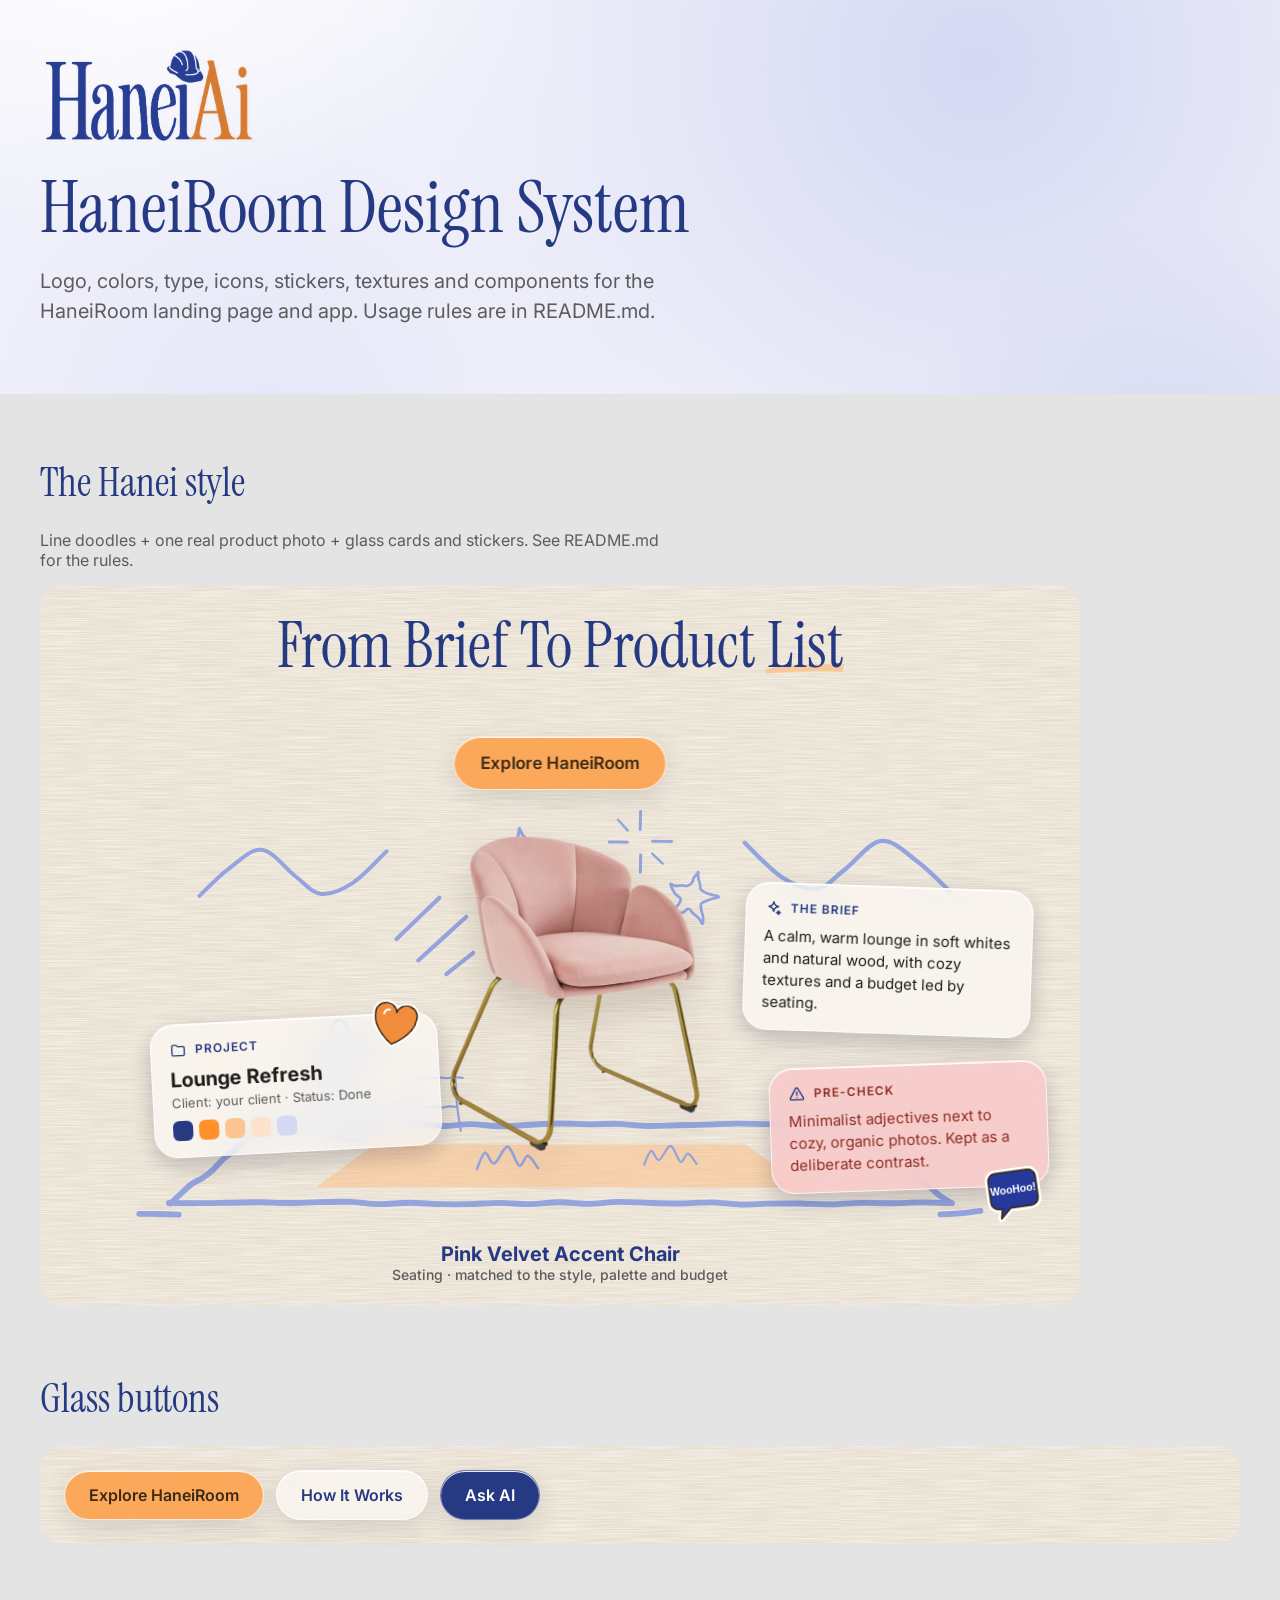
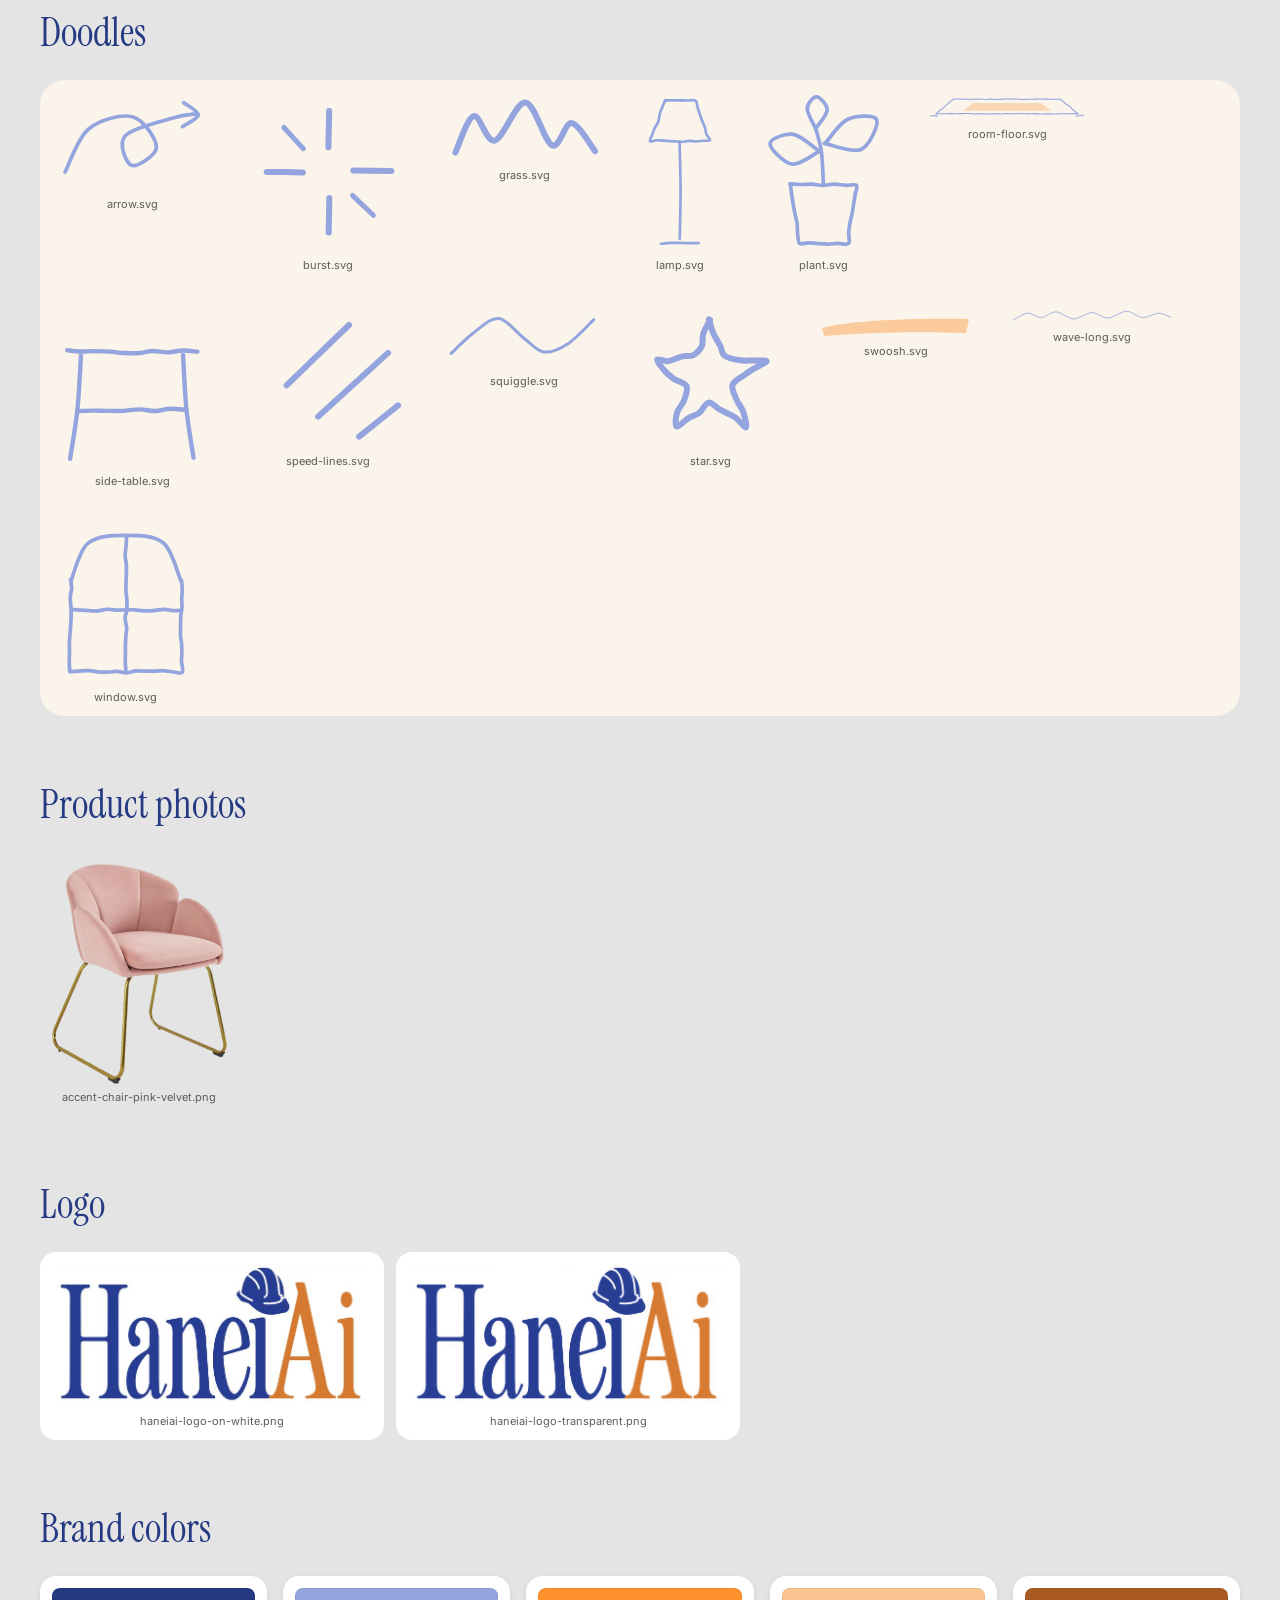
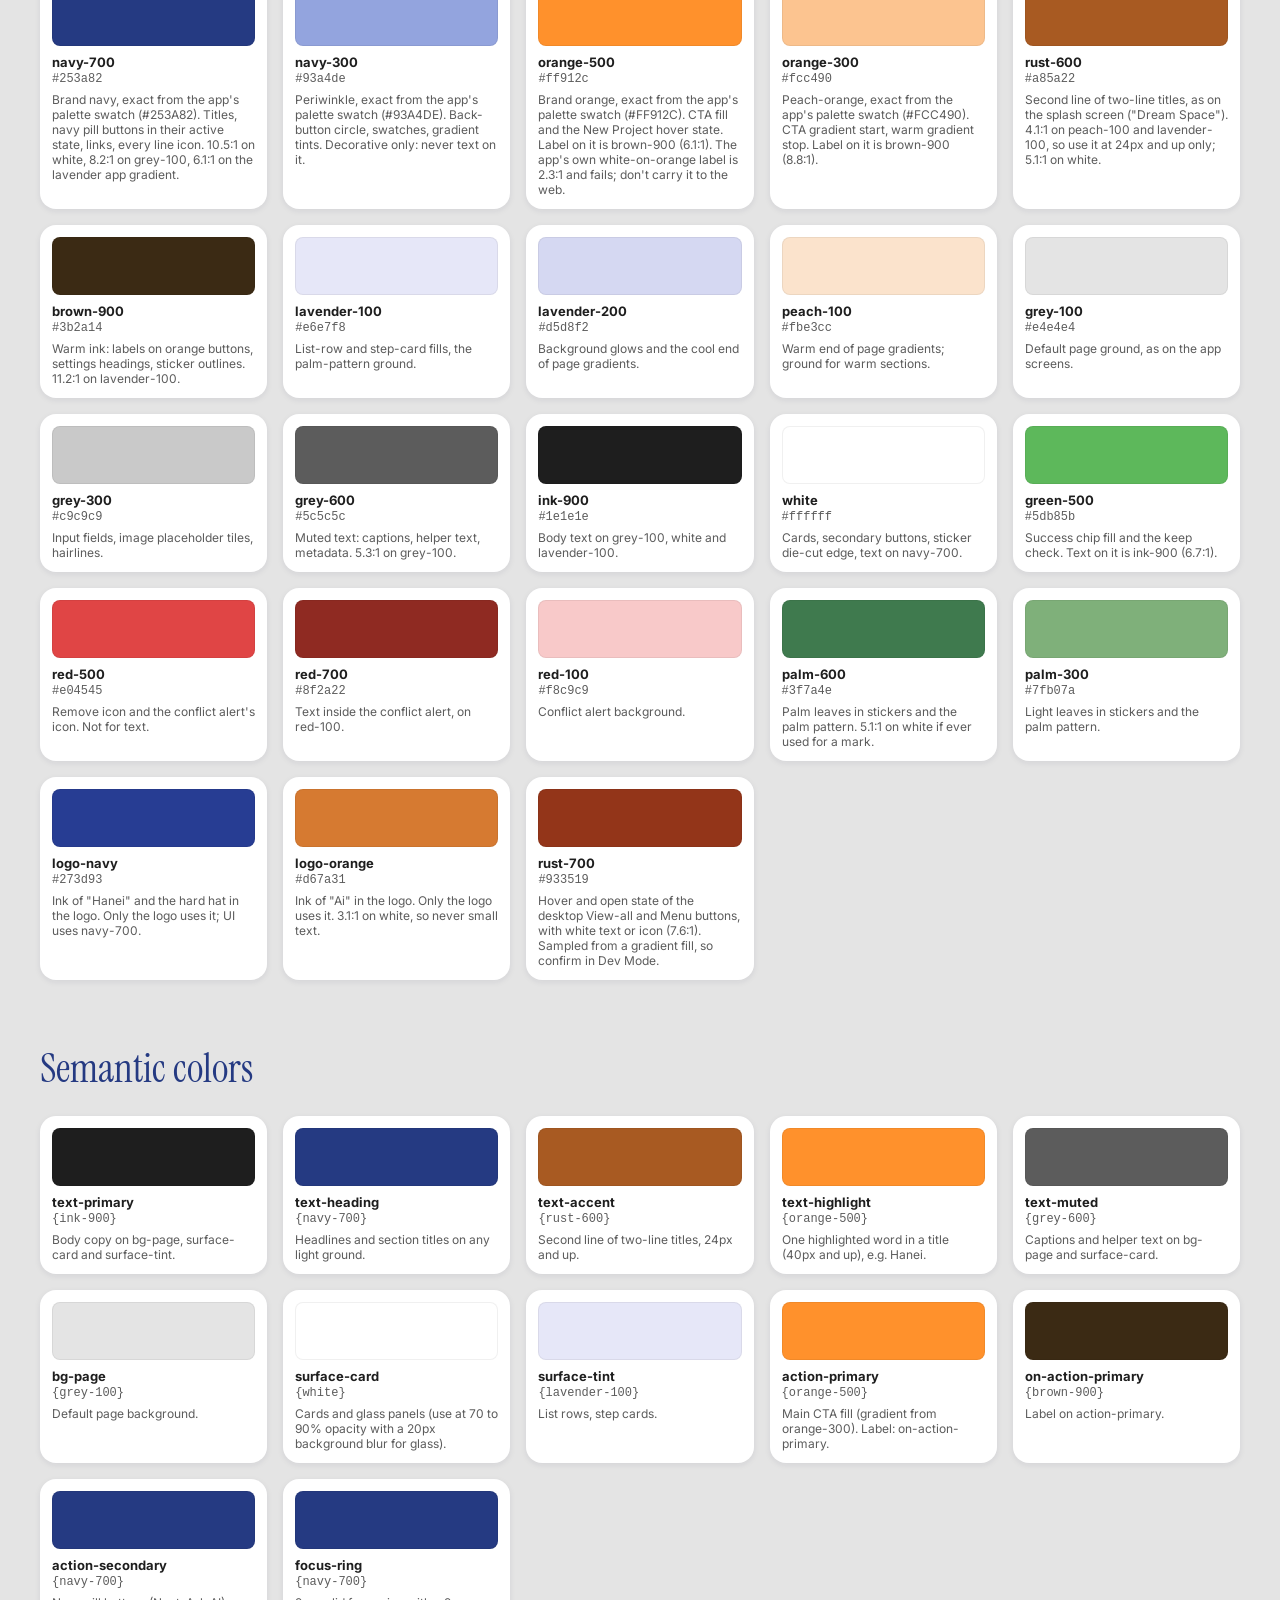
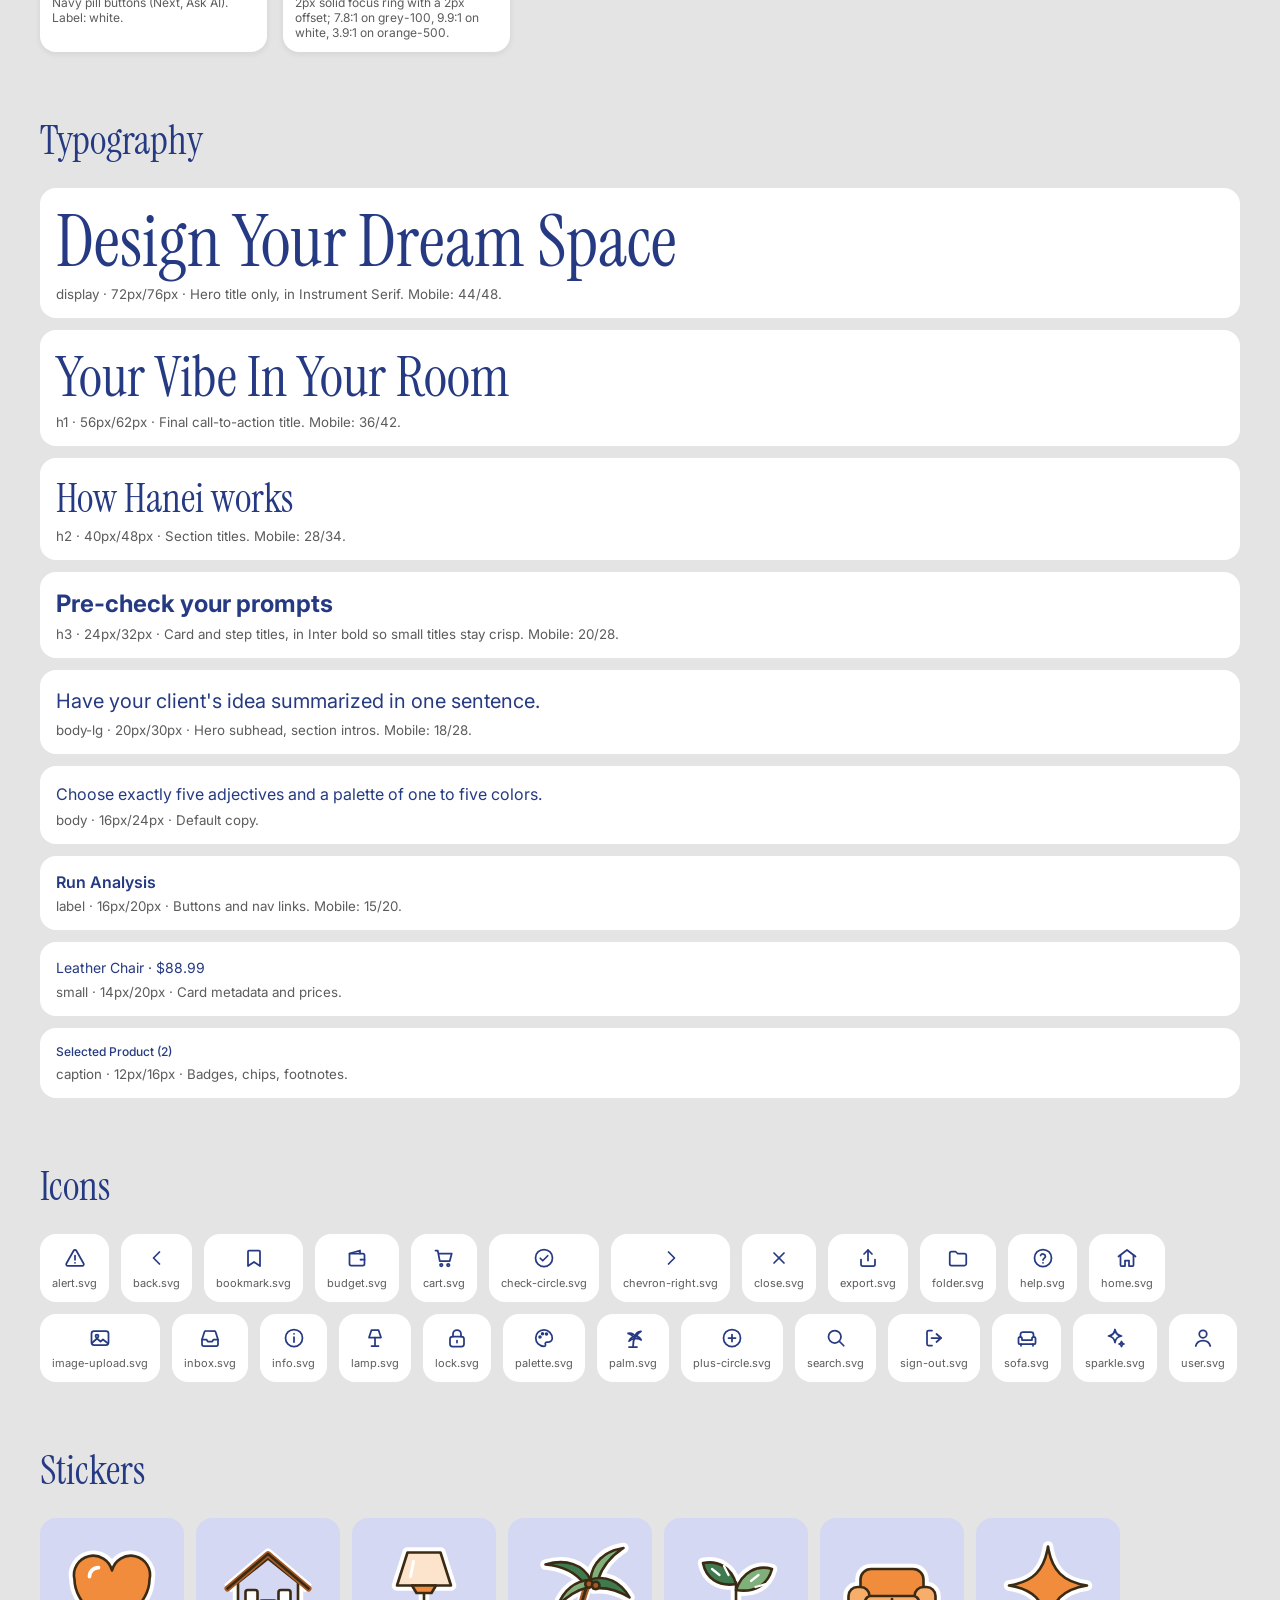
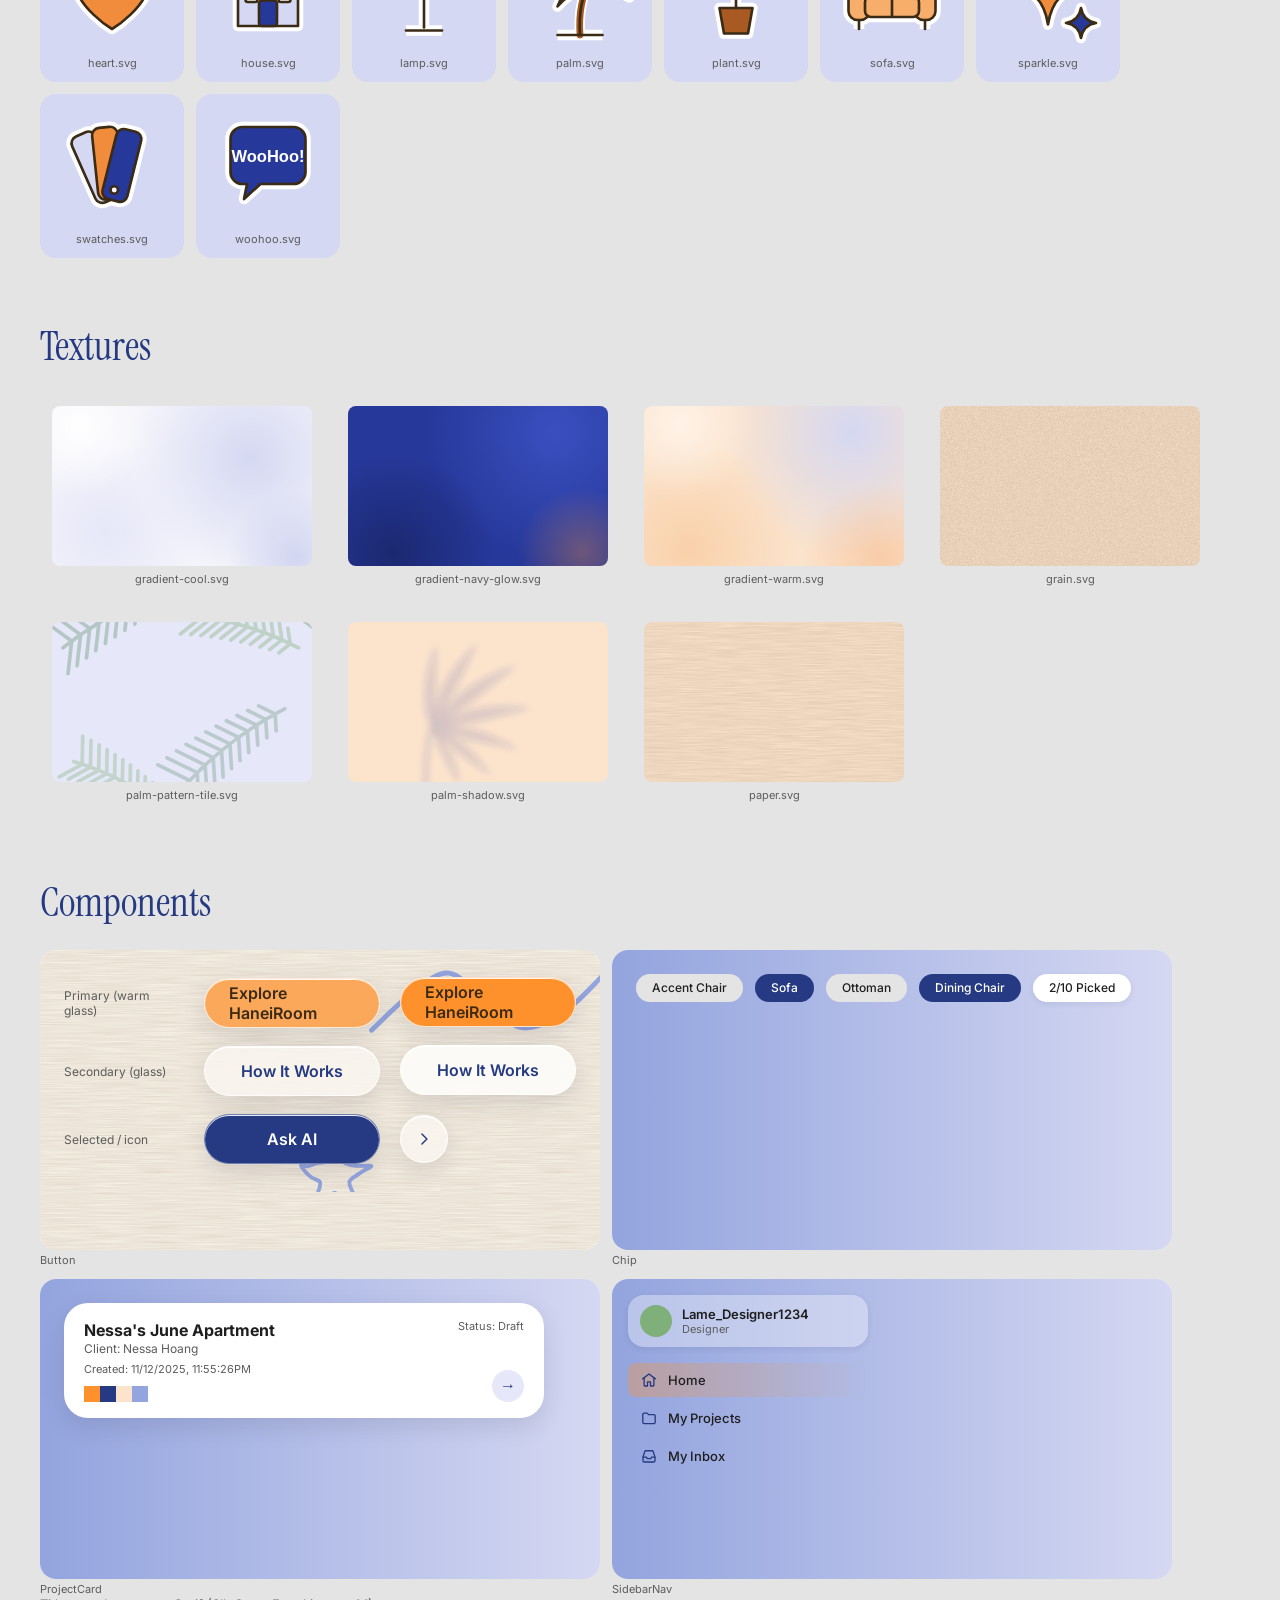
<file: design-system/index.html>
<!doctype html><html lang="en"><head><meta charset="utf-8"><meta name="viewport" content="width=device-width,initial-scale=1">
<title>HaneiRoom Design System</title>
<link href="https://fonts.googleapis.com/css2?family=Inter:wght@400;500;600;700&display=swap" rel="stylesheet">
<link rel="stylesheet" href="tokens.css">
<style>
body{margin:0;font-family:var(--font-body);color:var(--text-primary);background:var(--bg-page)}
header{background:url(textures/gradient-cool.svg) center/cover;padding:48px 16px}
.wrap{max-width:1200px;margin:0 auto;padding:0 16px}
header img{width:220px;display:block;margin-bottom:24px}
h1{margin:0} h2{font-family:var(--font-heading);font-weight:400;font-size:40px;line-height:48px;color:var(--text-heading);margin:64px 0 24px}
.lead{max-width:640px;color:var(--text-muted)}
.sws{display:grid;grid-template-columns:repeat(auto-fill,minmax(220px,1fr));gap:16px}
.sw{background:var(--white);border-radius:var(--radius-md);padding:12px;box-shadow:var(--shadow-sm);font-size:12px}
.sw span{display:block;height:56px;border-radius:var(--radius-sm);margin-bottom:8px;border:1px solid rgba(0,0,0,.06)}
.sw b{display:block;font-size:13px} .sw code{color:var(--text-muted)} .sw p{margin:6px 0 0;color:var(--text-muted)}
.ty{background:var(--white);border-radius:var(--radius-md);padding:16px;margin-bottom:12px} .ty small{color:var(--text-muted);display:block;margin-top:6px}
.grid{display:flex;flex-wrap:wrap;gap:12px}
figure{margin:0;padding:12px;border-radius:var(--radius-md);text-align:center;font-size:11px;color:var(--text-muted)}
figure img{display:block;margin:0 auto 6px}
.tex div{width:260px;height:160px;border-radius:var(--radius-sm);margin-bottom:6px}
.comp{background:transparent;padding:0;text-align:left} .comp iframe{width:560px;max-width:100%;height:300px;border:0;border-radius:var(--radius-md);background:#fff}
footer{padding:64px 16px;color:var(--text-muted);font-size:13px}
</style></head><body>
<header><div class="wrap"><img src="logo/haneiai-logo-transparent.png" alt="HaneiAi"><h1 class="display" style="color:var(--text-heading)">HaneiRoom Design System</h1><p class="lead body-lg">Logo, colors, type, icons, stickers, textures and components for the HaneiRoom landing page and app. Usage rules are in README.md.</p></div></header>
<main class="wrap">
<h2>The Hanei style</h2><p class="lead">Line doodles + one real product photo + glass cards and stickers. See README.md for the rules.</p>
<iframe src="components/HeroScene.html" title="Hero scene" style="width:1040px;max-width:100%;height:720px;border:0;border-radius:var(--radius-lg)"></iframe>
<h2>Glass buttons</h2><div class="grid" style="padding:24px;border-radius:var(--radius-lg);background:var(--cream-50) url(textures/paper.svg)"><a class="btn btn--warm" href="#">Explore HaneiRoom</a><a class="btn" href="#">How It Works</a><a class="btn btn--selected" href="#">Ask AI</a></div>
<h2>Doodles</h2><div class="grid" style="background:var(--cream-50);border-radius:var(--radius-lg)"><figure style="background:transparent"><img src="doodles/arrow.svg" style="max-width:160px;max-height:160px"><figcaption>arrow.svg</figcaption></figure><figure style="background:transparent"><img src="doodles/burst.svg" style="max-width:160px;max-height:160px"><figcaption>burst.svg</figcaption></figure><figure style="background:transparent"><img src="doodles/grass.svg" style="max-width:160px;max-height:160px"><figcaption>grass.svg</figcaption></figure><figure style="background:transparent"><img src="doodles/lamp.svg" style="max-width:160px;max-height:160px"><figcaption>lamp.svg</figcaption></figure><figure style="background:transparent"><img src="doodles/plant.svg" style="max-width:160px;max-height:160px"><figcaption>plant.svg</figcaption></figure><figure style="background:transparent"><img src="doodles/room-floor.svg" style="max-width:160px;max-height:160px"><figcaption>room-floor.svg</figcaption></figure><figure style="background:transparent"><img src="doodles/side-table.svg" style="max-width:160px;max-height:160px"><figcaption>side-table.svg</figcaption></figure><figure style="background:transparent"><img src="doodles/speed-lines.svg" style="max-width:160px;max-height:160px"><figcaption>speed-lines.svg</figcaption></figure><figure style="background:transparent"><img src="doodles/squiggle.svg" style="max-width:160px;max-height:160px"><figcaption>squiggle.svg</figcaption></figure><figure style="background:transparent"><img src="doodles/star.svg" style="max-width:160px;max-height:160px"><figcaption>star.svg</figcaption></figure><figure style="background:transparent"><img src="doodles/swoosh.svg" style="max-width:160px;max-height:160px"><figcaption>swoosh.svg</figcaption></figure><figure style="background:transparent"><img src="doodles/wave-long.svg" style="max-width:160px;max-height:160px"><figcaption>wave-long.svg</figcaption></figure><figure style="background:transparent"><img src="doodles/window.svg" style="max-width:160px;max-height:160px"><figcaption>window.svg</figcaption></figure></div>
<h2>Product photos</h2><div class="grid"><figure style="background:transparent"><img src="products/accent-chair-pink-velvet.png" style="max-width:220px;max-height:220px"><figcaption>accent-chair-pink-velvet.png</figcaption></figure></div>
<h2>Logo</h2><div class="grid"><figure style="background:#fff"><img src="logo/haneiai-logo-on-white.png" style="max-width:320px;max-height:320px"><figcaption>haneiai-logo-on-white.png</figcaption></figure><figure style="background:#fff"><img src="logo/haneiai-logo-transparent.png" style="max-width:320px;max-height:320px"><figcaption>haneiai-logo-transparent.png</figcaption></figure></div>
<h2>Brand colors</h2><div class="sws"><div class="sw"><span style="background:var(--navy-700)"></span><b>navy-700</b><code>#253a82</code><p>Brand navy, exact from the app&#x27;s palette swatch (#253A82). Titles, navy pill buttons in their active state, links, every line icon. 10.5:1 on white, 8.2:1 on grey-100, 6.1:1 on the lavender app gradient.</p></div><div class="sw"><span style="background:var(--navy-300)"></span><b>navy-300</b><code>#93a4de</code><p>Periwinkle, exact from the app&#x27;s palette swatch (#93A4DE). Back-button circle, swatches, gradient tints. Decorative only: never text on it.</p></div><div class="sw"><span style="background:var(--orange-500)"></span><b>orange-500</b><code>#ff912c</code><p>Brand orange, exact from the app&#x27;s palette swatch (#FF912C). CTA fill and the New Project hover state. Label on it is brown-900 (6.1:1). The app&#x27;s own white-on-orange label is 2.3:1 and fails; don&#x27;t carry it to the web.</p></div><div class="sw"><span style="background:var(--orange-300)"></span><b>orange-300</b><code>#fcc490</code><p>Peach-orange, exact from the app&#x27;s palette swatch (#FCC490). CTA gradient start, warm gradient stop. Label on it is brown-900 (8.8:1).</p></div><div class="sw"><span style="background:var(--rust-600)"></span><b>rust-600</b><code>#a85a22</code><p>Second line of two-line titles, as on the splash screen (&quot;Dream Space&quot;). 4.1:1 on peach-100 and lavender-100, so use it at 24px and up only; 5.1:1 on white.</p></div><div class="sw"><span style="background:var(--brown-900)"></span><b>brown-900</b><code>#3b2a14</code><p>Warm ink: labels on orange buttons, settings headings, sticker outlines. 11.2:1 on lavender-100.</p></div><div class="sw"><span style="background:var(--lavender-100)"></span><b>lavender-100</b><code>#e6e7f8</code><p>List-row and step-card fills, the palm-pattern ground.</p></div><div class="sw"><span style="background:var(--lavender-200)"></span><b>lavender-200</b><code>#d5d8f2</code><p>Background glows and the cool end of page gradients.</p></div><div class="sw"><span style="background:var(--peach-100)"></span><b>peach-100</b><code>#fbe3cc</code><p>Warm end of page gradients; ground for warm sections.</p></div><div class="sw"><span style="background:var(--grey-100)"></span><b>grey-100</b><code>#e4e4e4</code><p>Default page ground, as on the app screens.</p></div><div class="sw"><span style="background:var(--grey-300)"></span><b>grey-300</b><code>#c9c9c9</code><p>Input fields, image placeholder tiles, hairlines.</p></div><div class="sw"><span style="background:var(--grey-600)"></span><b>grey-600</b><code>#5c5c5c</code><p>Muted text: captions, helper text, metadata. 5.3:1 on grey-100.</p></div><div class="sw"><span style="background:var(--ink-900)"></span><b>ink-900</b><code>#1e1e1e</code><p>Body text on grey-100, white and lavender-100.</p></div><div class="sw"><span style="background:var(--white)"></span><b>white</b><code>#ffffff</code><p>Cards, secondary buttons, sticker die-cut edge, text on navy-700.</p></div><div class="sw"><span style="background:var(--green-500)"></span><b>green-500</b><code>#5db85b</code><p>Success chip fill and the keep check. Text on it is ink-900 (6.7:1).</p></div><div class="sw"><span style="background:var(--red-500)"></span><b>red-500</b><code>#e04545</code><p>Remove icon and the conflict alert&#x27;s icon. Not for text.</p></div><div class="sw"><span style="background:var(--red-700)"></span><b>red-700</b><code>#8f2a22</code><p>Text inside the conflict alert, on red-100.</p></div><div class="sw"><span style="background:var(--red-100)"></span><b>red-100</b><code>#f8c9c9</code><p>Conflict alert background.</p></div><div class="sw"><span style="background:var(--palm-600)"></span><b>palm-600</b><code>#3f7a4e</code><p>Palm leaves in stickers and the palm pattern. 5.1:1 on white if ever used for a mark.</p></div><div class="sw"><span style="background:var(--palm-300)"></span><b>palm-300</b><code>#7fb07a</code><p>Light leaves in stickers and the palm pattern.</p></div><div class="sw"><span style="background:var(--logo-navy)"></span><b>logo-navy</b><code>#273d93</code><p>Ink of &quot;Hanei&quot; and the hard hat in the logo. Only the logo uses it; UI uses navy-700.</p></div><div class="sw"><span style="background:var(--logo-orange)"></span><b>logo-orange</b><code>#d67a31</code><p>Ink of &quot;Ai&quot; in the logo. Only the logo uses it. 3.1:1 on white, so never small text.</p></div><div class="sw"><span style="background:var(--rust-700)"></span><b>rust-700</b><code>#933519</code><p>Hover and open state of the desktop View-all and Menu buttons, with white text or icon (7.6:1). Sampled from a gradient fill, so confirm in Dev Mode.</p></div></div>
<h2>Semantic colors</h2><div class="sws"><div class="sw"><span style="background:var(--text-primary)"></span><b>text-primary</b><code>{ink-900}</code><p>Body copy on bg-page, surface-card and surface-tint.</p></div><div class="sw"><span style="background:var(--text-heading)"></span><b>text-heading</b><code>{navy-700}</code><p>Headlines and section titles on any light ground.</p></div><div class="sw"><span style="background:var(--text-accent)"></span><b>text-accent</b><code>{rust-600}</code><p>Second line of two-line titles, 24px and up.</p></div><div class="sw"><span style="background:var(--text-highlight)"></span><b>text-highlight</b><code>{orange-500}</code><p>One highlighted word in a title (40px and up), e.g. Hanei.</p></div><div class="sw"><span style="background:var(--text-muted)"></span><b>text-muted</b><code>{grey-600}</code><p>Captions and helper text on bg-page and surface-card.</p></div><div class="sw"><span style="background:var(--bg-page)"></span><b>bg-page</b><code>{grey-100}</code><p>Default page background.</p></div><div class="sw"><span style="background:var(--surface-card)"></span><b>surface-card</b><code>{white}</code><p>Cards and glass panels (use at 70 to 90% opacity with a 20px background blur for glass).</p></div><div class="sw"><span style="background:var(--surface-tint)"></span><b>surface-tint</b><code>{lavender-100}</code><p>List rows, step cards.</p></div><div class="sw"><span style="background:var(--action-primary)"></span><b>action-primary</b><code>{orange-500}</code><p>Main CTA fill (gradient from orange-300). Label: on-action-primary.</p></div><div class="sw"><span style="background:var(--on-action-primary)"></span><b>on-action-primary</b><code>{brown-900}</code><p>Label on action-primary.</p></div><div class="sw"><span style="background:var(--action-secondary)"></span><b>action-secondary</b><code>{navy-700}</code><p>Navy pill buttons (Next, Ask AI). Label: white.</p></div><div class="sw"><span style="background:var(--focus-ring)"></span><b>focus-ring</b><code>{navy-700}</code><p>2px solid focus ring with a 2px offset; 7.8:1 on grey-100, 9.9:1 on white, 3.9:1 on orange-500.</p></div></div>
<h2>Typography</h2><div class="ty"><div class="display" style="color:var(--text-heading)">Design Your Dream Space</div><small>display · 72px/76px · Hero title only, in Instrument Serif. Mobile: 44/48.</small></div><div class="ty"><div class="h1" style="color:var(--text-heading)">Your Vibe In Your Room</div><small>h1 · 56px/62px · Final call-to-action title. Mobile: 36/42.</small></div><div class="ty"><div class="h2" style="color:var(--text-heading)">How Hanei works</div><small>h2 · 40px/48px · Section titles. Mobile: 28/34.</small></div><div class="ty"><div class="h3" style="color:var(--text-heading)">Pre-check your prompts</div><small>h3 · 24px/32px · Card and step titles, in Inter bold so small titles stay crisp. Mobile: 20/28.</small></div><div class="ty"><div class="body-lg" style="color:var(--text-heading)">Have your client&#x27;s idea summarized in one sentence.</div><small>body-lg · 20px/30px · Hero subhead, section intros. Mobile: 18/28.</small></div><div class="ty"><div class="body" style="color:var(--text-heading)">Choose exactly five adjectives and a palette of one to five colors.</div><small>body · 16px/24px · Default copy.</small></div><div class="ty"><div class="label" style="color:var(--text-heading)">Run Analysis</div><small>label · 16px/20px · Buttons and nav links. Mobile: 15/20.</small></div><div class="ty"><div class="small" style="color:var(--text-heading)">Leather Chair · $88.99</div><small>small · 14px/20px · Card metadata and prices.</small></div><div class="ty"><div class="caption" style="color:var(--text-heading)">Selected Product (2)</div><small>caption · 12px/16px · Badges, chips, footnotes.</small></div>
<h2>Icons</h2><div class="grid"><figure style="background:#fff"><img src="icons/alert.svg" style="max-width:32px;max-height:32px"><figcaption>alert.svg</figcaption></figure><figure style="background:#fff"><img src="icons/back.svg" style="max-width:32px;max-height:32px"><figcaption>back.svg</figcaption></figure><figure style="background:#fff"><img src="icons/bookmark.svg" style="max-width:32px;max-height:32px"><figcaption>bookmark.svg</figcaption></figure><figure style="background:#fff"><img src="icons/budget.svg" style="max-width:32px;max-height:32px"><figcaption>budget.svg</figcaption></figure><figure style="background:#fff"><img src="icons/cart.svg" style="max-width:32px;max-height:32px"><figcaption>cart.svg</figcaption></figure><figure style="background:#fff"><img src="icons/check-circle.svg" style="max-width:32px;max-height:32px"><figcaption>check-circle.svg</figcaption></figure><figure style="background:#fff"><img src="icons/chevron-right.svg" style="max-width:32px;max-height:32px"><figcaption>chevron-right.svg</figcaption></figure><figure style="background:#fff"><img src="icons/close.svg" style="max-width:32px;max-height:32px"><figcaption>close.svg</figcaption></figure><figure style="background:#fff"><img src="icons/export.svg" style="max-width:32px;max-height:32px"><figcaption>export.svg</figcaption></figure><figure style="background:#fff"><img src="icons/folder.svg" style="max-width:32px;max-height:32px"><figcaption>folder.svg</figcaption></figure><figure style="background:#fff"><img src="icons/help.svg" style="max-width:32px;max-height:32px"><figcaption>help.svg</figcaption></figure><figure style="background:#fff"><img src="icons/home.svg" style="max-width:32px;max-height:32px"><figcaption>home.svg</figcaption></figure><figure style="background:#fff"><img src="icons/image-upload.svg" style="max-width:32px;max-height:32px"><figcaption>image-upload.svg</figcaption></figure><figure style="background:#fff"><img src="icons/inbox.svg" style="max-width:32px;max-height:32px"><figcaption>inbox.svg</figcaption></figure><figure style="background:#fff"><img src="icons/info.svg" style="max-width:32px;max-height:32px"><figcaption>info.svg</figcaption></figure><figure style="background:#fff"><img src="icons/lamp.svg" style="max-width:32px;max-height:32px"><figcaption>lamp.svg</figcaption></figure><figure style="background:#fff"><img src="icons/lock.svg" style="max-width:32px;max-height:32px"><figcaption>lock.svg</figcaption></figure><figure style="background:#fff"><img src="icons/palette.svg" style="max-width:32px;max-height:32px"><figcaption>palette.svg</figcaption></figure><figure style="background:#fff"><img src="icons/palm.svg" style="max-width:32px;max-height:32px"><figcaption>palm.svg</figcaption></figure><figure style="background:#fff"><img src="icons/plus-circle.svg" style="max-width:32px;max-height:32px"><figcaption>plus-circle.svg</figcaption></figure><figure style="background:#fff"><img src="icons/search.svg" style="max-width:32px;max-height:32px"><figcaption>search.svg</figcaption></figure><figure style="background:#fff"><img src="icons/sign-out.svg" style="max-width:32px;max-height:32px"><figcaption>sign-out.svg</figcaption></figure><figure style="background:#fff"><img src="icons/sofa.svg" style="max-width:32px;max-height:32px"><figcaption>sofa.svg</figcaption></figure><figure style="background:#fff"><img src="icons/sparkle.svg" style="max-width:32px;max-height:32px"><figcaption>sparkle.svg</figcaption></figure><figure style="background:#fff"><img src="icons/user.svg" style="max-width:32px;max-height:32px"><figcaption>user.svg</figcaption></figure></div>
<h2>Stickers</h2><div class="grid"><figure style="background:var(--lavender-200)"><img src="stickers/heart.svg" style="max-width:120px;max-height:120px"><figcaption>heart.svg</figcaption></figure><figure style="background:var(--lavender-200)"><img src="stickers/house.svg" style="max-width:120px;max-height:120px"><figcaption>house.svg</figcaption></figure><figure style="background:var(--lavender-200)"><img src="stickers/lamp.svg" style="max-width:120px;max-height:120px"><figcaption>lamp.svg</figcaption></figure><figure style="background:var(--lavender-200)"><img src="stickers/palm.svg" style="max-width:120px;max-height:120px"><figcaption>palm.svg</figcaption></figure><figure style="background:var(--lavender-200)"><img src="stickers/plant.svg" style="max-width:120px;max-height:120px"><figcaption>plant.svg</figcaption></figure><figure style="background:var(--lavender-200)"><img src="stickers/sofa.svg" style="max-width:120px;max-height:120px"><figcaption>sofa.svg</figcaption></figure><figure style="background:var(--lavender-200)"><img src="stickers/sparkle.svg" style="max-width:120px;max-height:120px"><figcaption>sparkle.svg</figcaption></figure><figure style="background:var(--lavender-200)"><img src="stickers/swatches.svg" style="max-width:120px;max-height:120px"><figcaption>swatches.svg</figcaption></figure><figure style="background:var(--lavender-200)"><img src="stickers/woohoo.svg" style="max-width:120px;max-height:120px"><figcaption>woohoo.svg</figcaption></figure></div>
<h2>Textures</h2><div class="grid"><figure class="tex"><div style="background:url(textures/gradient-cool.svg) center/cover,var(--peach-100)"></div><figcaption>gradient-cool.svg</figcaption></figure><figure class="tex"><div style="background:url(textures/gradient-navy-glow.svg) center/cover,var(--peach-100)"></div><figcaption>gradient-navy-glow.svg</figcaption></figure><figure class="tex"><div style="background:url(textures/gradient-warm.svg) center/cover,var(--peach-100)"></div><figcaption>gradient-warm.svg</figcaption></figure><figure class="tex"><div style="background:url(textures/grain.svg) center/cover,var(--peach-100)"></div><figcaption>grain.svg</figcaption></figure><figure class="tex"><div style="background:url(textures/palm-pattern-tile.svg) center/cover,var(--peach-100)"></div><figcaption>palm-pattern-tile.svg</figcaption></figure><figure class="tex"><div style="background:url(textures/palm-shadow.svg) center/cover,var(--peach-100)"></div><figcaption>palm-shadow.svg</figcaption></figure><figure class="tex"><div style="background:url(textures/paper.svg) center/cover,var(--peach-100)"></div><figcaption>paper.svg</figcaption></figure></div>
<h2>Components</h2><div class="grid"><figure class="comp"><iframe src="components/Button.html" title="Button"></iframe><figcaption>Button</figcaption></figure><figure class="comp"><iframe src="components/Chip.html" title="Chip"></iframe><figcaption>Chip</figcaption></figure><figure class="comp"><iframe src="components/ProjectCard.html" title="ProjectCard"></iframe><figcaption>ProjectCard</figcaption></figure><figure class="comp"><iframe src="components/SidebarNav.html" title="SidebarNav"></iframe><figcaption>SidebarNav</figcaption></figure></div>
</main><footer class="wrap">Titles use Instrument Serif (SIL Open Font License 1.1).</footer>
</body></html>
</file>
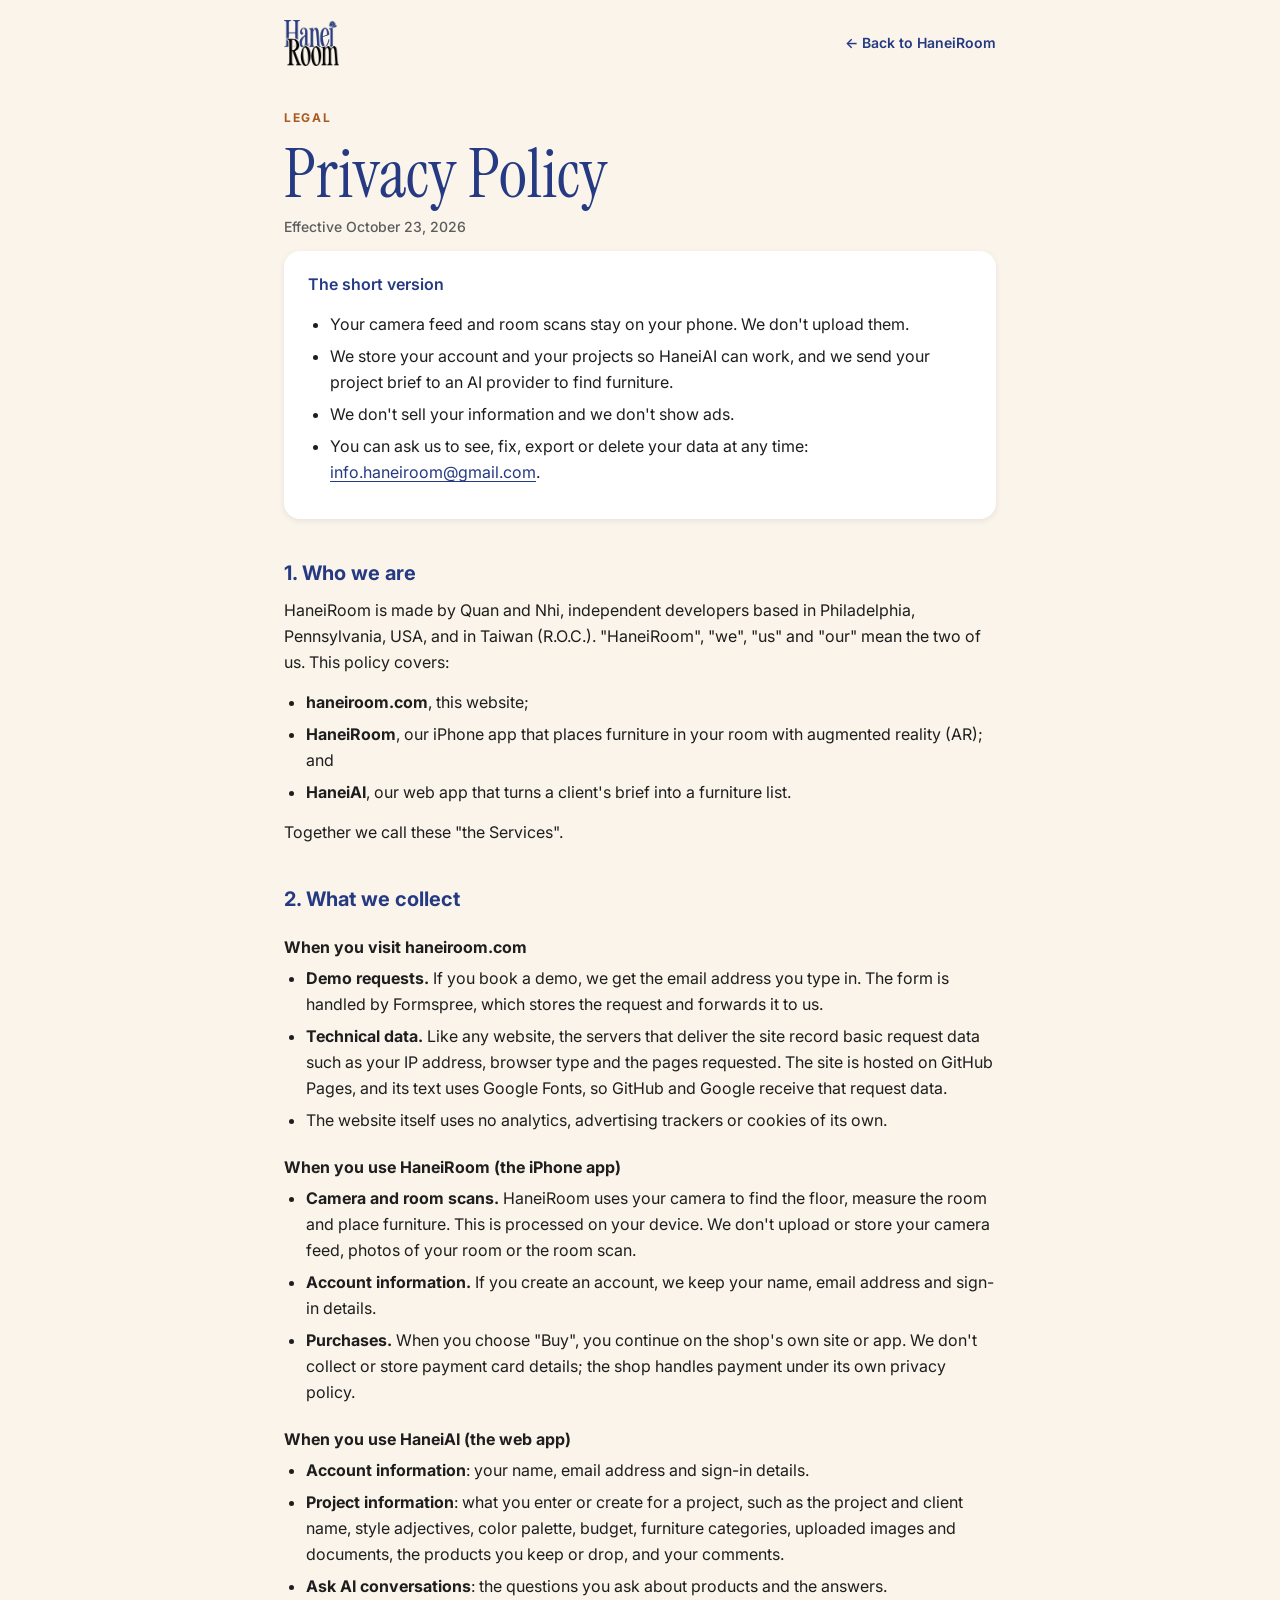
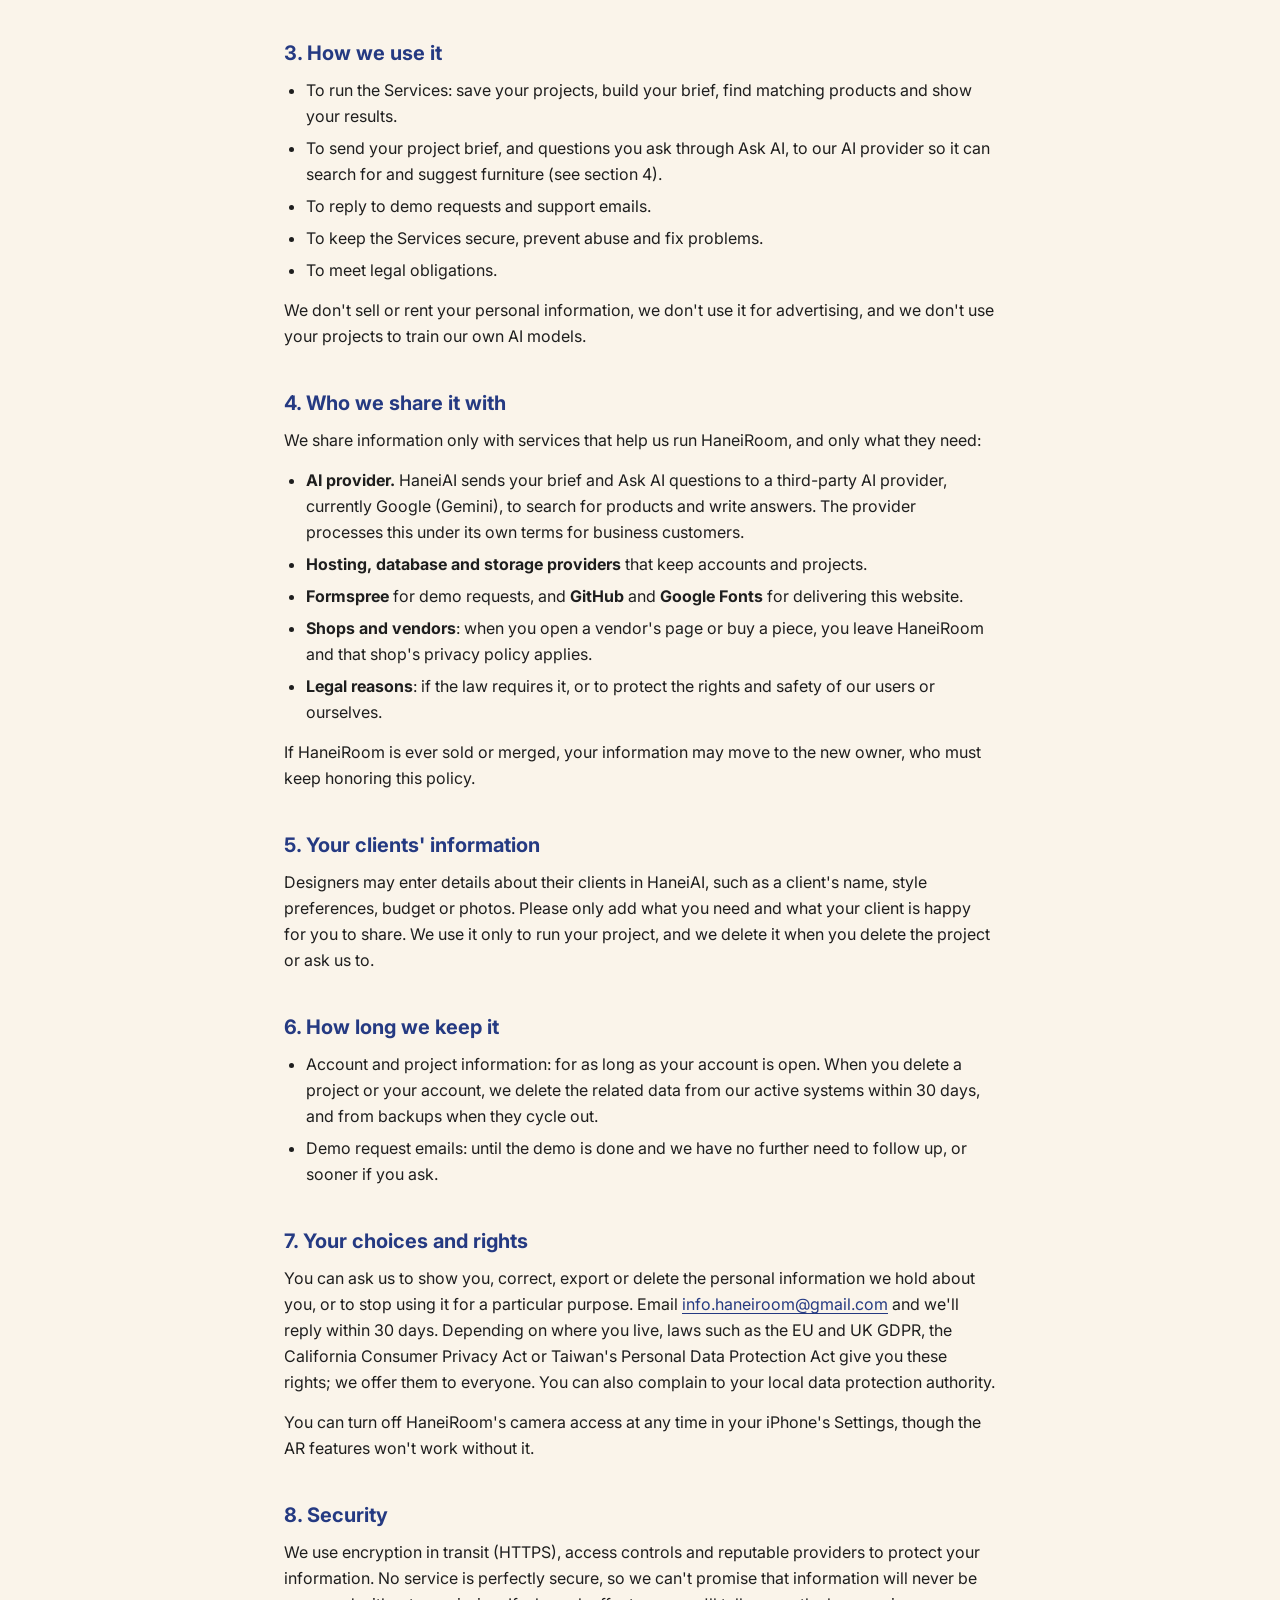
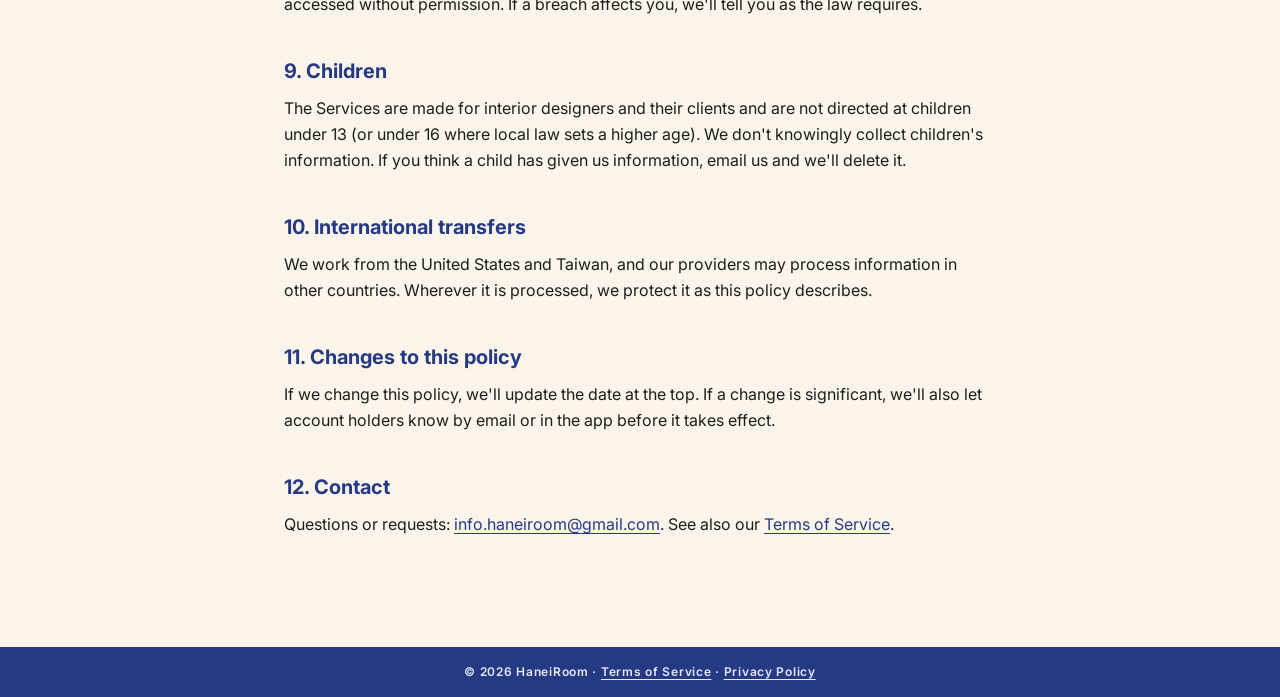
<file: privacy.html>
<!doctype html>
<html lang="en">
<head>
  <meta charset="utf-8">
  <meta name="viewport" content="width=device-width, initial-scale=1">
  <title>Privacy Policy · HaneiRoom</title>
  <meta name="description" content="How HaneiRoom, the HaneiRoom iPhone app and HaneiAI collect, use and protect your information.">
  <meta name="theme-color" content="#faf4ea">
  <link rel="icon" href="design-system/logo/haneiroom-icon.png">
  <link rel="apple-touch-icon" href="design-system/logo/haneiroom-icon.png">
  <link rel="preconnect" href="https://fonts.googleapis.com">
  <link rel="preconnect" href="https://fonts.gstatic.com" crossorigin>
  <link href="https://fonts.googleapis.com/css2?family=Inter:wght@400;500;600;700&display=swap" rel="stylesheet">
  <link rel="stylesheet" href="design-system/tokens.css">
  <link rel="stylesheet" href="assets/css/legal.css">
</head>
<body>
<header class="lg-nav">
  <a href="./" aria-label="HaneiRoom home"><img src="design-system/logo/haneiroom-logo.png" alt="" width="260" height="218"></a>
  <a class="lg-back" href="./">← Back to HaneiRoom</a>
</header>

<main class="lg">
  <p class="lg__k">Legal</p>
  <h1>Privacy Policy</h1>
  <p class="lg__date">Effective October 23, 2026</p>

  <div class="lg__sum">
    <p>The short version</p>
    <ul>
      <li>Your camera feed and room scans stay on your phone. We don't upload them.</li>
      <li>We store your account and your projects so HaneiAI can work, and we send your project brief to an AI provider to find furniture.</li>
      <li>We don't sell your information and we don't show ads.</li>
      <li>You can ask us to see, fix, export or delete your data at any time: <a href="mailto:info.haneiroom@gmail.com">info.haneiroom@gmail.com</a>.</li>
    </ul>
  </div>

  <h2>1. Who we are</h2>
  <p>HaneiRoom is made by Quan and Nhi, independent developers based in Philadelphia, Pennsylvania, USA, and in Taiwan (R.O.C.). "HaneiRoom", "we", "us" and "our" mean the two of us. This policy covers:</p>
  <ul>
    <li><b>haneiroom.com</b>, this website;</li>
    <li><b>HaneiRoom</b>, our iPhone app that places furniture in your room with augmented reality (AR); and</li>
    <li><b>HaneiAI</b>, our web app that turns a client's brief into a furniture list.</li>
  </ul>
  <p>Together we call these "the Services".</p>

  <h2>2. What we collect</h2>
  <h3>When you visit haneiroom.com</h3>
  <ul>
    <li><b>Demo requests.</b> If you book a demo, we get the email address you type in. The form is handled by Formspree, which stores the request and forwards it to us.</li>
    <li><b>Technical data.</b> Like any website, the servers that deliver the site record basic request data such as your IP address, browser type and the pages requested. The site is hosted on GitHub Pages, and its text uses Google Fonts, so GitHub and Google receive that request data.</li>
    <li>The website itself uses no analytics, advertising trackers or cookies of its own.</li>
  </ul>
  <h3>When you use HaneiRoom (the iPhone app)</h3>
  <ul>
    <li><b>Camera and room scans.</b> HaneiRoom uses your camera to find the floor, measure the room and place furniture. This is processed on your device. We don't upload or store your camera feed, photos of your room or the room scan.</li>
    <li><b>Account information.</b> If you create an account, we keep your name, email address and sign-in details.</li>
    <li><b>Purchases.</b> When you choose "Buy", you continue on the shop's own site or app. We don't collect or store payment card details; the shop handles payment under its own privacy policy.</li>
  </ul>
  <h3>When you use HaneiAI (the web app)</h3>
  <ul>
    <li><b>Account information</b>: your name, email address and sign-in details.</li>
    <li><b>Project information</b>: what you enter or create for a project, such as the project and client name, style adjectives, color palette, budget, furniture categories, uploaded images and documents, the products you keep or drop, and your comments.</li>
    <li><b>Ask AI conversations</b>: the questions you ask about products and the answers.</li>
  </ul>

  <h2>3. How we use it</h2>
  <ul>
    <li>To run the Services: save your projects, build your brief, find matching products and show your results.</li>
    <li>To send your project brief, and questions you ask through Ask AI, to our AI provider so it can search for and suggest furniture (see section 4).</li>
    <li>To reply to demo requests and support emails.</li>
    <li>To keep the Services secure, prevent abuse and fix problems.</li>
    <li>To meet legal obligations.</li>
  </ul>
  <p>We don't sell or rent your personal information, we don't use it for advertising, and we don't use your projects to train our own AI models.</p>

  <h2>4. Who we share it with</h2>
  <p>We share information only with services that help us run HaneiRoom, and only what they need:</p>
  <ul>
    <li><b>AI provider.</b> HaneiAI sends your brief and Ask AI questions to a third-party AI provider, currently Google (Gemini), to search for products and write answers. The provider processes this under its own terms for business customers.</li>
    <li><b>Hosting, database and storage providers</b> that keep accounts and projects.</li>
    <li><b>Formspree</b> for demo requests, and <b>GitHub</b> and <b>Google Fonts</b> for delivering this website.</li>
    <li><b>Shops and vendors</b>: when you open a vendor's page or buy a piece, you leave HaneiRoom and that shop's privacy policy applies.</li>
    <li><b>Legal reasons</b>: if the law requires it, or to protect the rights and safety of our users or ourselves.</li>
  </ul>
  <p>If HaneiRoom is ever sold or merged, your information may move to the new owner, who must keep honoring this policy.</p>

  <h2>5. Your clients' information</h2>
  <p>Designers may enter details about their clients in HaneiAI, such as a client's name, style preferences, budget or photos. Please only add what you need and what your client is happy for you to share. We use it only to run your project, and we delete it when you delete the project or ask us to.</p>

  <h2>6. How long we keep it</h2>
  <ul>
    <li>Account and project information: for as long as your account is open. When you delete a project or your account, we delete the related data from our active systems within 30 days, and from backups when they cycle out.</li>
    <li>Demo request emails: until the demo is done and we have no further need to follow up, or sooner if you ask.</li>
  </ul>

  <h2>7. Your choices and rights</h2>
  <p>You can ask us to show you, correct, export or delete the personal information we hold about you, or to stop using it for a particular purpose. Email <a href="mailto:info.haneiroom@gmail.com">info.haneiroom@gmail.com</a> and we'll reply within 30 days. Depending on where you live, laws such as the EU and UK GDPR, the California Consumer Privacy Act or Taiwan's Personal Data Protection Act give you these rights; we offer them to everyone. You can also complain to your local data protection authority.</p>
  <p>You can turn off HaneiRoom's camera access at any time in your iPhone's Settings, though the AR features won't work without it.</p>

  <h2>8. Security</h2>
  <p>We use encryption in transit (HTTPS), access controls and reputable providers to protect your information. No service is perfectly secure, so we can't promise that information will never be accessed without permission. If a breach affects you, we'll tell you as the law requires.</p>

  <h2>9. Children</h2>
  <p>The Services are made for interior designers and their clients and are not directed at children under 13 (or under 16 where local law sets a higher age). We don't knowingly collect children's information. If you think a child has given us information, email us and we'll delete it.</p>

  <h2>10. International transfers</h2>
  <p>We work from the United States and Taiwan, and our providers may process information in other countries. Wherever it is processed, we protect it as this policy describes.</p>

  <h2>11. Changes to this policy</h2>
  <p>If we change this policy, we'll update the date at the top. If a change is significant, we'll also let account holders know by email or in the app before it takes effect.</p>

  <h2>12. Contact</h2>
  <p>Questions or requests: <a href="mailto:info.haneiroom@gmail.com">info.haneiroom@gmail.com</a>. See also our <a href="terms.html">Terms of Service</a>.</p>
</main>

<footer class="lg-foot">© 2026 HaneiRoom · <a href="terms.html">Terms of Service</a> · <a href="privacy.html" aria-current="page">Privacy Policy</a></footer>
</body>
</html>
</file>
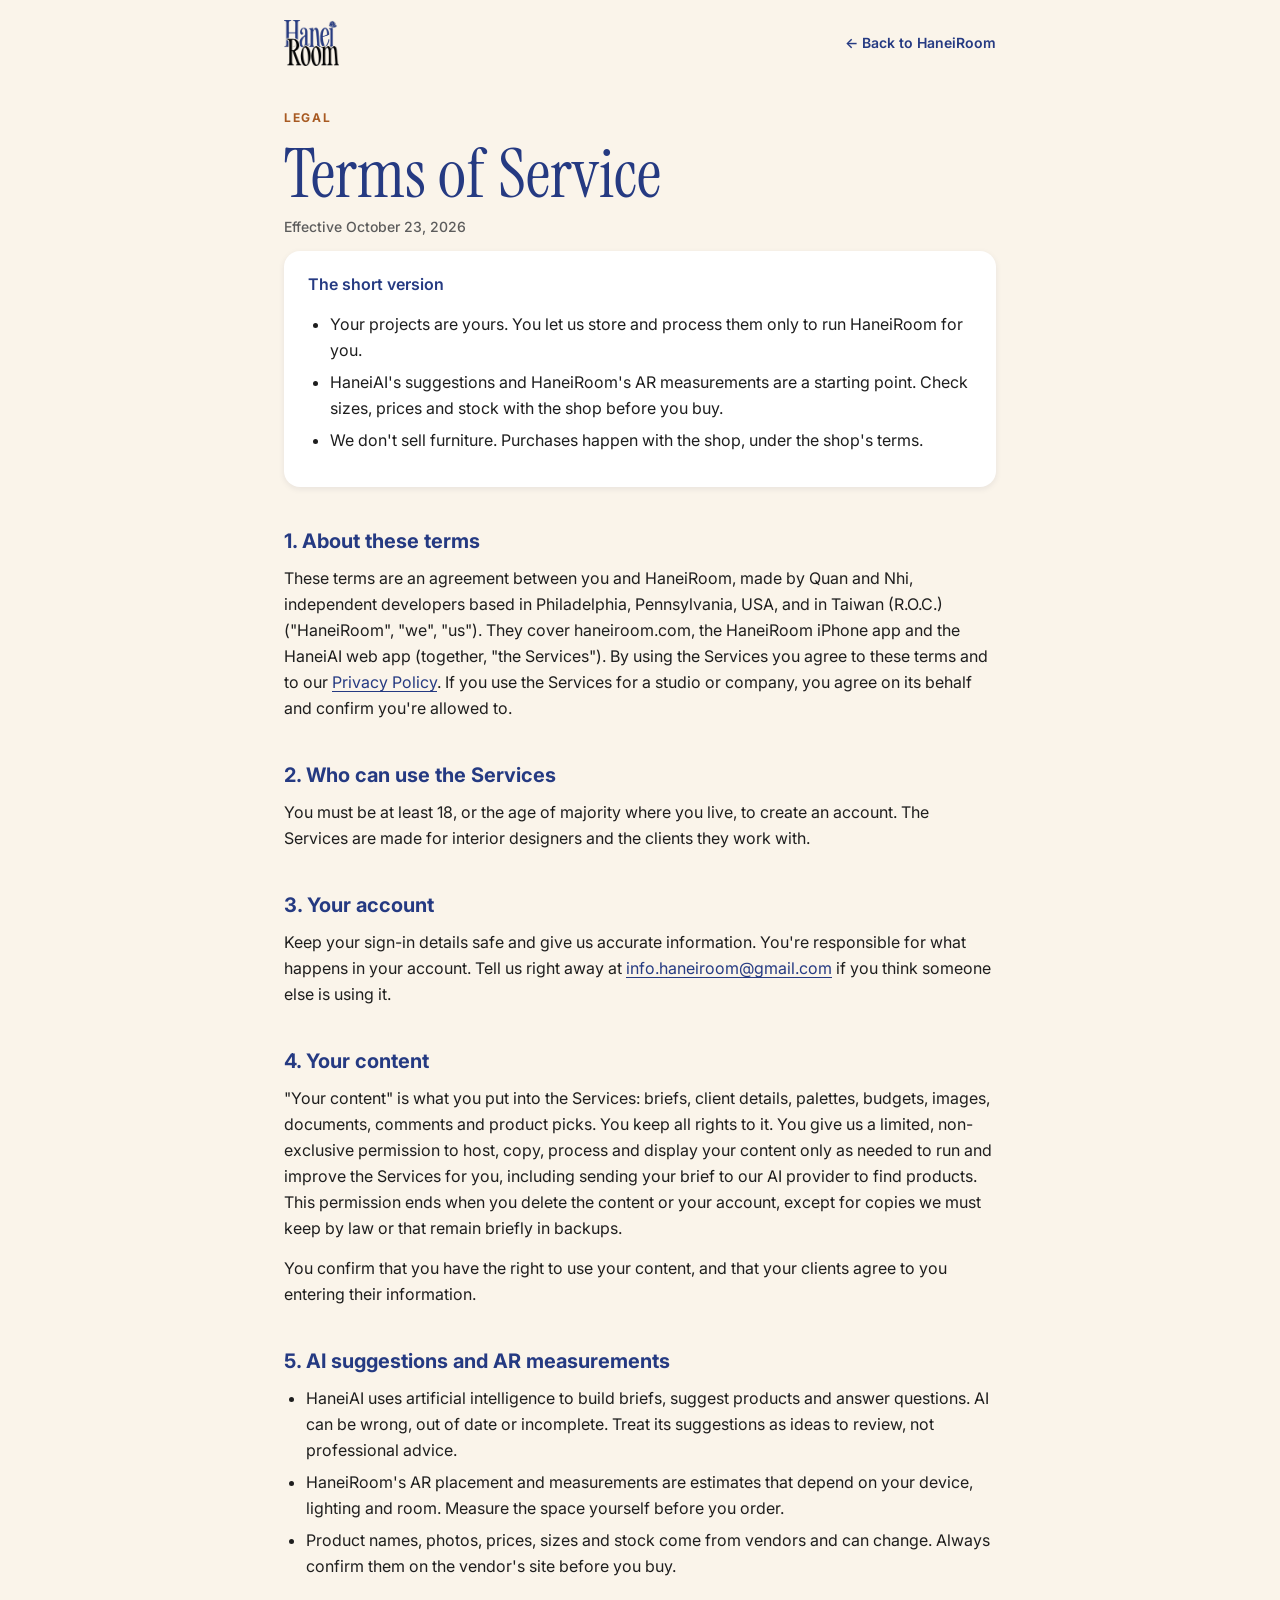
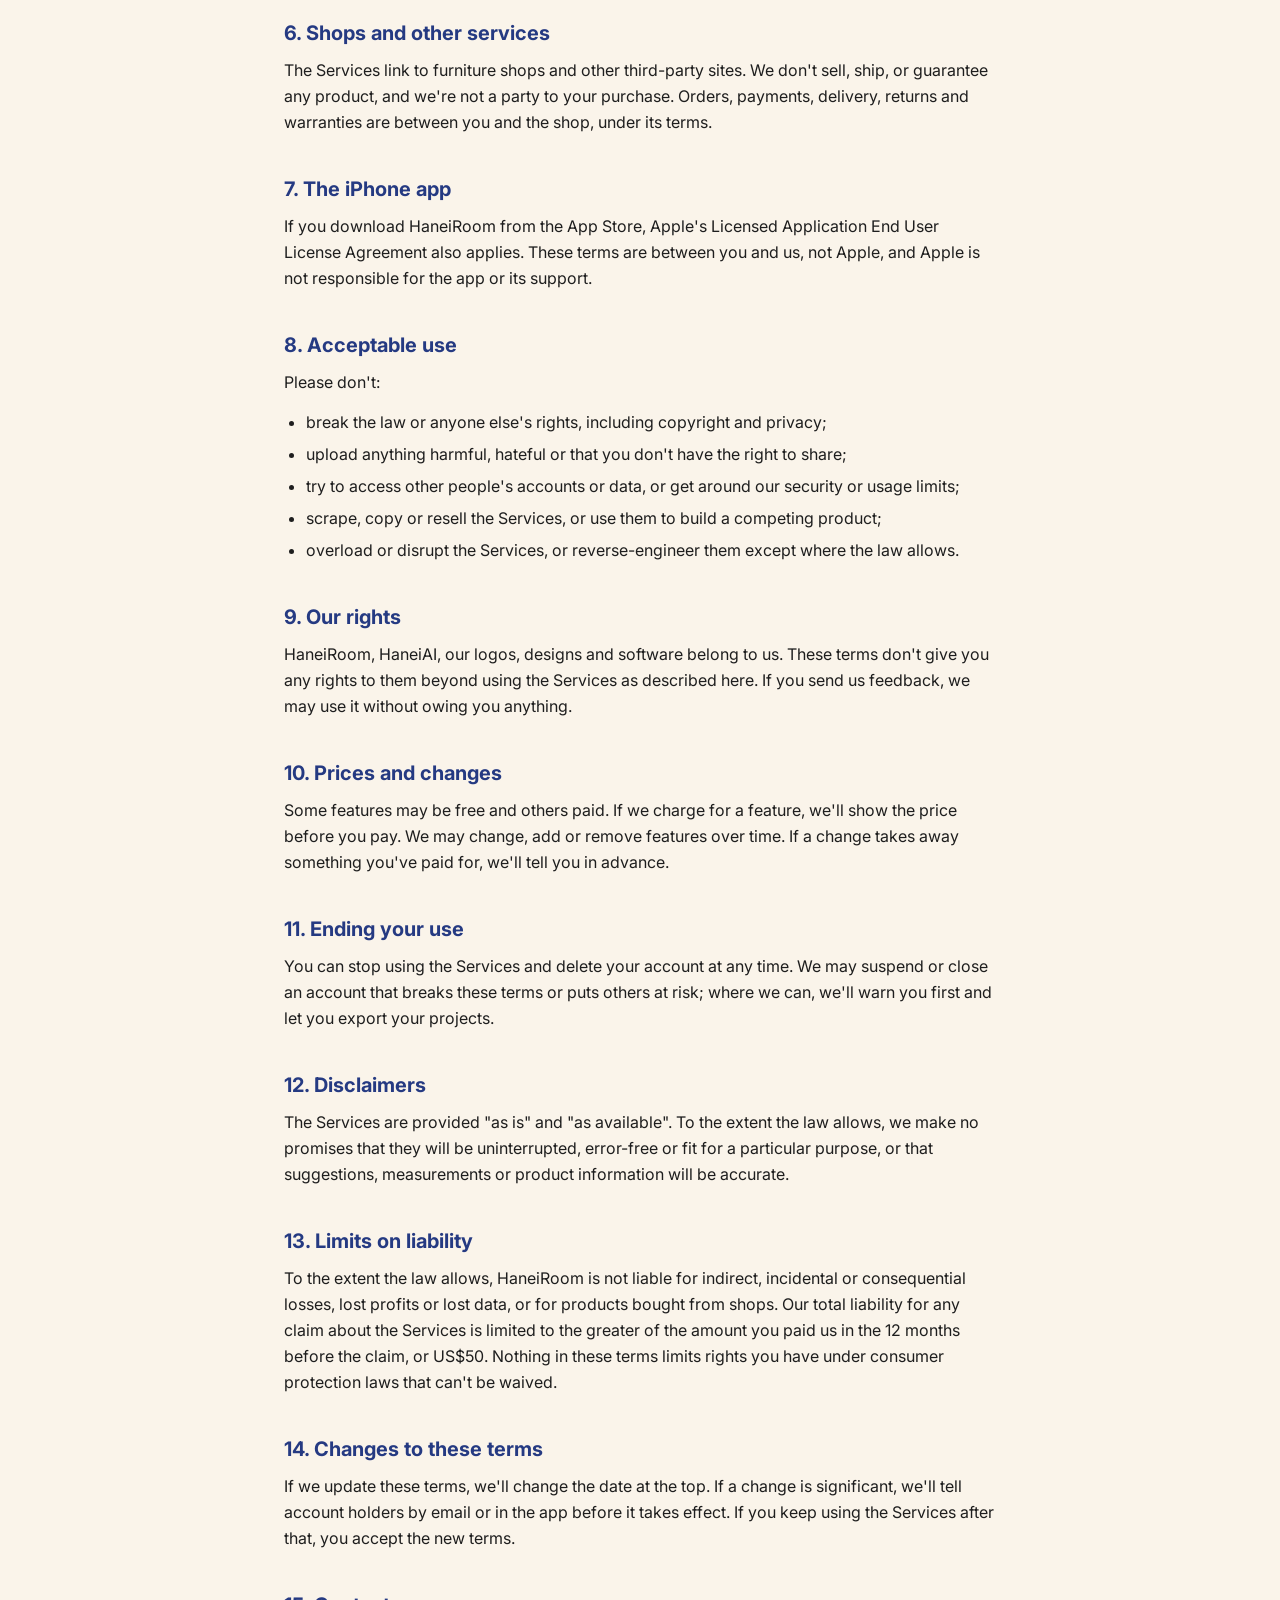
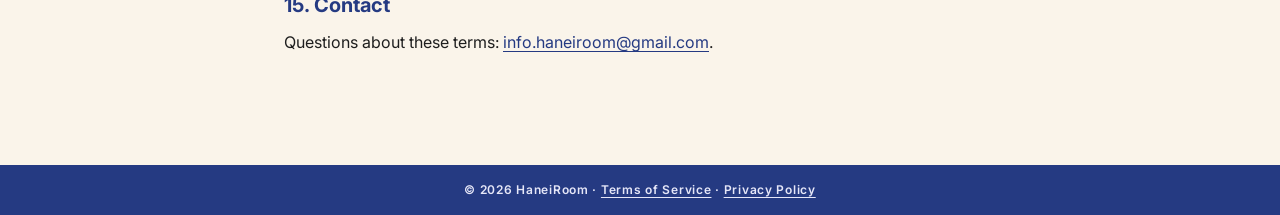
<file: terms.html>
<!doctype html>
<html lang="en">
<head>
  <meta charset="utf-8">
  <meta name="viewport" content="width=device-width, initial-scale=1">
  <title>Terms of Service · HaneiRoom</title>
  <meta name="description" content="The terms for using haneiroom.com, the HaneiRoom iPhone app and HaneiAI.">
  <meta name="theme-color" content="#faf4ea">
  <link rel="icon" href="design-system/logo/haneiroom-icon.png">
  <link rel="apple-touch-icon" href="design-system/logo/haneiroom-icon.png">
  <link rel="preconnect" href="https://fonts.googleapis.com">
  <link rel="preconnect" href="https://fonts.gstatic.com" crossorigin>
  <link href="https://fonts.googleapis.com/css2?family=Inter:wght@400;500;600;700&display=swap" rel="stylesheet">
  <link rel="stylesheet" href="design-system/tokens.css">
  <link rel="stylesheet" href="assets/css/legal.css">
</head>
<body>
<header class="lg-nav">
  <a href="./" aria-label="HaneiRoom home"><img src="design-system/logo/haneiroom-logo.png" alt="" width="260" height="218"></a>
  <a class="lg-back" href="./">← Back to HaneiRoom</a>
</header>

<main class="lg">
  <p class="lg__k">Legal</p>
  <h1>Terms of Service</h1>
  <p class="lg__date">Effective October 23, 2026</p>

  <div class="lg__sum">
    <p>The short version</p>
    <ul>
      <li>Your projects are yours. You let us store and process them only to run HaneiRoom for you.</li>
      <li>HaneiAI's suggestions and HaneiRoom's AR measurements are a starting point. Check sizes, prices and stock with the shop before you buy.</li>
      <li>We don't sell furniture. Purchases happen with the shop, under the shop's terms.</li>
    </ul>
  </div>

  <h2>1. About these terms</h2>
  <p>These terms are an agreement between you and HaneiRoom, made by Quan and Nhi, independent developers based in Philadelphia, Pennsylvania, USA, and in Taiwan (R.O.C.) ("HaneiRoom", "we", "us"). They cover haneiroom.com, the HaneiRoom iPhone app and the HaneiAI web app (together, "the Services"). By using the Services you agree to these terms and to our <a href="privacy.html">Privacy Policy</a>. If you use the Services for a studio or company, you agree on its behalf and confirm you're allowed to.</p>

  <h2>2. Who can use the Services</h2>
  <p>You must be at least 18, or the age of majority where you live, to create an account. The Services are made for interior designers and the clients they work with.</p>

  <h2>3. Your account</h2>
  <p>Keep your sign-in details safe and give us accurate information. You're responsible for what happens in your account. Tell us right away at <a href="mailto:info.haneiroom@gmail.com">info.haneiroom@gmail.com</a> if you think someone else is using it.</p>

  <h2>4. Your content</h2>
  <p>"Your content" is what you put into the Services: briefs, client details, palettes, budgets, images, documents, comments and product picks. You keep all rights to it. You give us a limited, non-exclusive permission to host, copy, process and display your content only as needed to run and improve the Services for you, including sending your brief to our AI provider to find products. This permission ends when you delete the content or your account, except for copies we must keep by law or that remain briefly in backups.</p>
  <p>You confirm that you have the right to use your content, and that your clients agree to you entering their information.</p>

  <h2>5. AI suggestions and AR measurements</h2>
  <ul>
    <li>HaneiAI uses artificial intelligence to build briefs, suggest products and answer questions. AI can be wrong, out of date or incomplete. Treat its suggestions as ideas to review, not professional advice.</li>
    <li>HaneiRoom's AR placement and measurements are estimates that depend on your device, lighting and room. Measure the space yourself before you order.</li>
    <li>Product names, photos, prices, sizes and stock come from vendors and can change. Always confirm them on the vendor's site before you buy.</li>
  </ul>

  <h2>6. Shops and other services</h2>
  <p>The Services link to furniture shops and other third-party sites. We don't sell, ship, or guarantee any product, and we're not a party to your purchase. Orders, payments, delivery, returns and warranties are between you and the shop, under its terms.</p>

  <h2>7. The iPhone app</h2>
  <p>If you download HaneiRoom from the App Store, Apple's Licensed Application End User License Agreement also applies. These terms are between you and us, not Apple, and Apple is not responsible for the app or its support.</p>

  <h2>8. Acceptable use</h2>
  <p>Please don't:</p>
  <ul>
    <li>break the law or anyone else's rights, including copyright and privacy;</li>
    <li>upload anything harmful, hateful or that you don't have the right to share;</li>
    <li>try to access other people's accounts or data, or get around our security or usage limits;</li>
    <li>scrape, copy or resell the Services, or use them to build a competing product;</li>
    <li>overload or disrupt the Services, or reverse-engineer them except where the law allows.</li>
  </ul>

  <h2>9. Our rights</h2>
  <p>HaneiRoom, HaneiAI, our logos, designs and software belong to us. These terms don't give you any rights to them beyond using the Services as described here. If you send us feedback, we may use it without owing you anything.</p>

  <h2>10. Prices and changes</h2>
  <p>Some features may be free and others paid. If we charge for a feature, we'll show the price before you pay. We may change, add or remove features over time. If a change takes away something you've paid for, we'll tell you in advance.</p>

  <h2>11. Ending your use</h2>
  <p>You can stop using the Services and delete your account at any time. We may suspend or close an account that breaks these terms or puts others at risk; where we can, we'll warn you first and let you export your projects.</p>

  <h2>12. Disclaimers</h2>
  <p>The Services are provided "as is" and "as available". To the extent the law allows, we make no promises that they will be uninterrupted, error-free or fit for a particular purpose, or that suggestions, measurements or product information will be accurate.</p>

  <h2>13. Limits on liability</h2>
  <p>To the extent the law allows, HaneiRoom is not liable for indirect, incidental or consequential losses, lost profits or lost data, or for products bought from shops. Our total liability for any claim about the Services is limited to the greater of the amount you paid us in the 12 months before the claim, or US$50. Nothing in these terms limits rights you have under consumer protection laws that can't be waived.</p>

  <h2>14. Changes to these terms</h2>
  <p>If we update these terms, we'll change the date at the top. If a change is significant, we'll tell account holders by email or in the app before it takes effect. If you keep using the Services after that, you accept the new terms.</p>

  <h2>15. Contact</h2>
  <p>Questions about these terms: <a href="mailto:info.haneiroom@gmail.com">info.haneiroom@gmail.com</a>.</p>
</main>

<footer class="lg-foot">© 2026 HaneiRoom · <a href="terms.html" aria-current="page">Terms of Service</a> · <a href="privacy.html">Privacy Policy</a></footer>
</body>
</html>
</file>
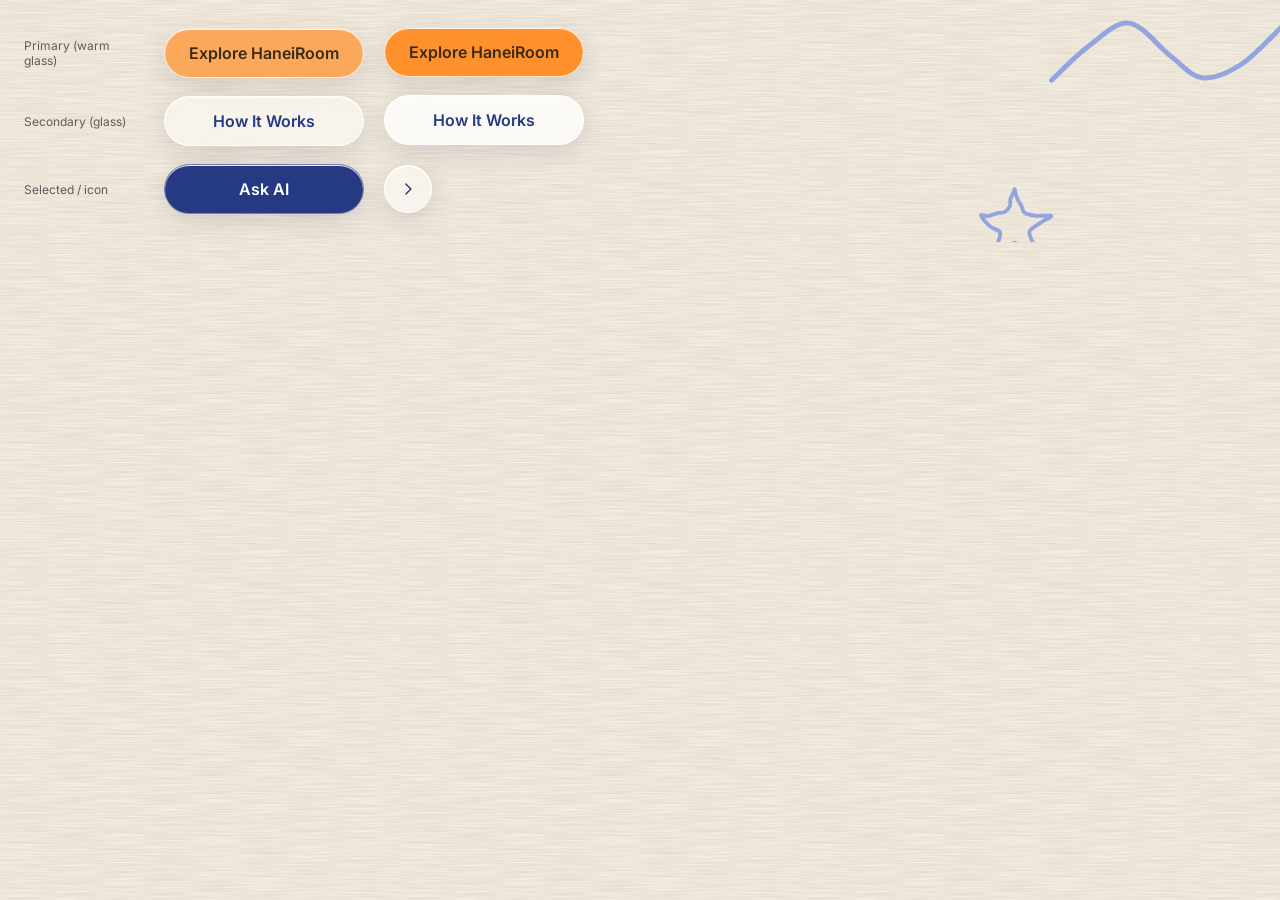
<file: design-system/components/Button.html>
<!doctype html><html><head><link rel="stylesheet" href="../tokens.css"><meta charset="utf-8">
<link href="https://fonts.googleapis.com/css2?family=Inter:wght@400;500;600;700&display=swap" rel="stylesheet">
<style>
body{margin:0;font-family:var(--font-body);background:var(--cream-50) url(../textures/paper.svg) repeat;}
.stage{position:relative;padding:28px 24px;overflow:hidden}
.stage>img{position:absolute;pointer-events:none}
.wrap{position:relative;display:grid;grid-template-columns:120px auto auto;gap:18px 20px;align-items:center;justify-content:start}
.lbl{font-size:12px;color:var(--text-muted)}
.btn{display:inline-flex;align-items:center;justify-content:center;gap:8px;min-height:48px;padding:0 24px;border-radius:var(--radius-pill);
  border:1px solid var(--glass-edge);font:600 16px/20px var(--font-body);cursor:pointer;text-decoration:none;
  background:var(--glass-white);color:var(--navy-700);box-shadow:var(--shadow-glass);
  -webkit-backdrop-filter:blur(var(--blur-glass)) saturate(1.4);backdrop-filter:blur(var(--blur-glass)) saturate(1.4);
  transition:background .2s,color .2s,translate .2s}
.btn:hover,.btn.is-hover{background:rgba(255,255,255,.8);translate:0 -1px}
.btn--warm{background:var(--glass-orange);color:var(--brown-900)}
.btn--warm:hover,.btn--warm.is-hover{background:var(--orange-500)}
.btn--navy.is-active{background:var(--navy-700);color:var(--white);border-color:rgba(255,255,255,.35)}
.btn--icon{width:48px;padding:0}
.btn img{width:20px;height:20px}
.btn:focus-visible{outline:2px solid var(--focus-ring);outline-offset:2px}
</style></head><body>
<div class="stage">
  <img src="../doodles/squiggle.svg" alt="" style="right:-20px;top:6px;width:260px">
  <img src="../doodles/star.svg" alt="" style="right:220px;bottom:-30px;width:90px">
  <div class="wrap">
    <span class="lbl">Primary (warm glass)</span><a class="btn btn--warm" href="#">Explore HaneiRoom</a><a class="btn btn--warm is-hover" href="#">Explore HaneiRoom</a>
    <span class="lbl">Secondary (glass)</span><a class="btn" href="#">How It Works</a><a class="btn is-hover" href="#">How It Works</a>
    <span class="lbl">Selected / icon</span><a class="btn btn--navy is-active" href="#">Ask AI</a><button class="btn btn--icon" aria-label="Next"><img src="../icons/chevron-right.svg" alt=""></button>
  </div>
</div>
</body></html>
</file>
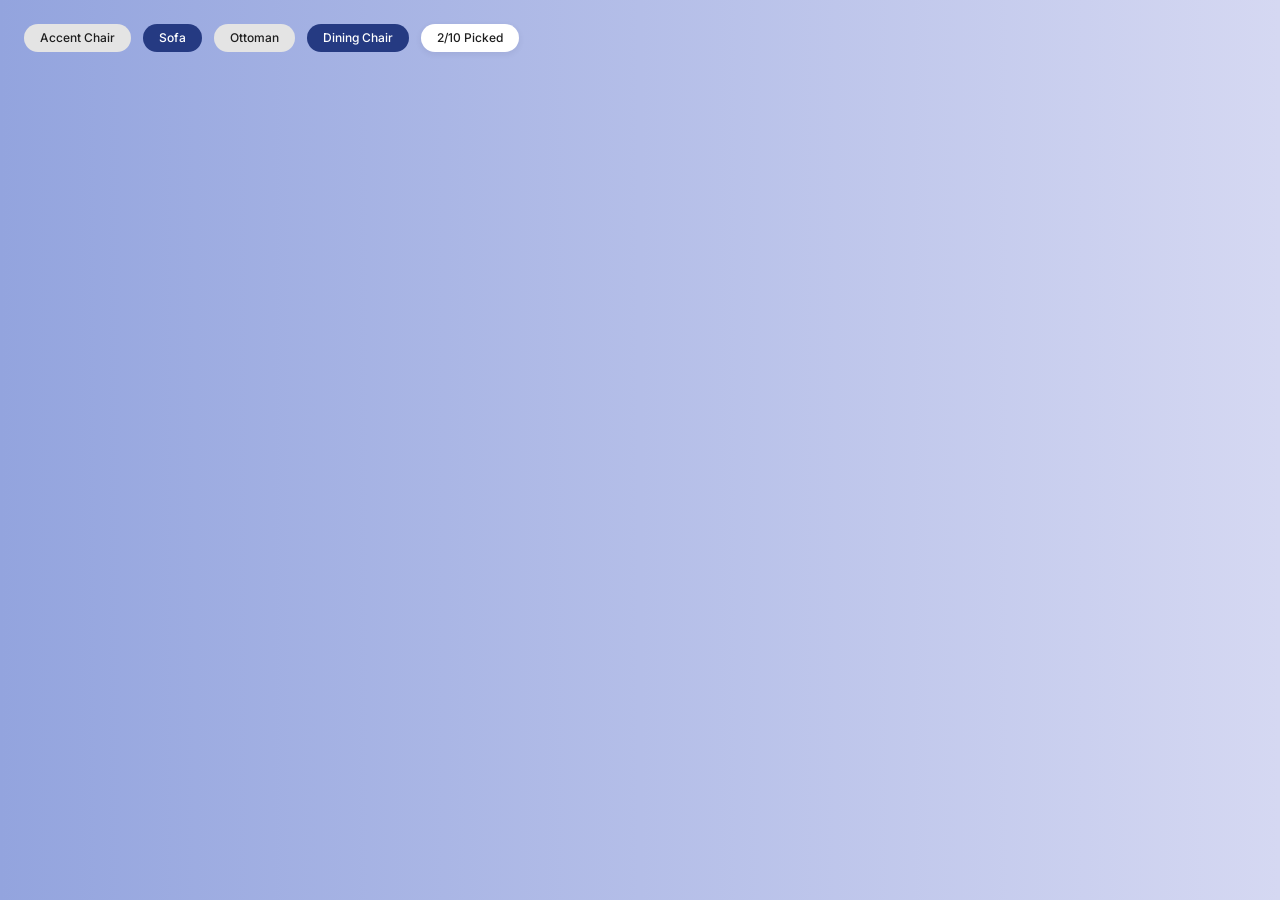
<file: design-system/components/Chip.html>
<!doctype html><html><head><link rel="stylesheet" href="../tokens.css"><meta charset="utf-8"><link href="https://fonts.googleapis.com/css2?family=Inter:wght@400;500;600;700&display=swap" rel="stylesheet"><style>body{margin:0;font-family:var(--font-body);background:linear-gradient(90deg,var(--navy-300),var(--lavender-200));}
.wrap{display:flex;gap:12px;padding:24px;flex-wrap:wrap;align-items:center}
.chip{height:28px;padding:0 16px;border-radius:var(--radius-pill);font:500 12px/28px var(--font-body);border:0}
.off{background:var(--grey-100);color:var(--ink-900)}
.on{background:var(--navy-700);color:var(--white)}
.count{background:var(--white);color:var(--ink-900);box-shadow:var(--shadow-sm)}
</style></head><body><div class="wrap">
<button class="chip off">Accent Chair</button><button class="chip on" aria-pressed="true">Sofa</button><button class="chip off">Ottoman</button><button class="chip on" aria-pressed="true">Dining Chair</button><span class="chip count">2/10 Picked</span>
</div></body></html>
</file>
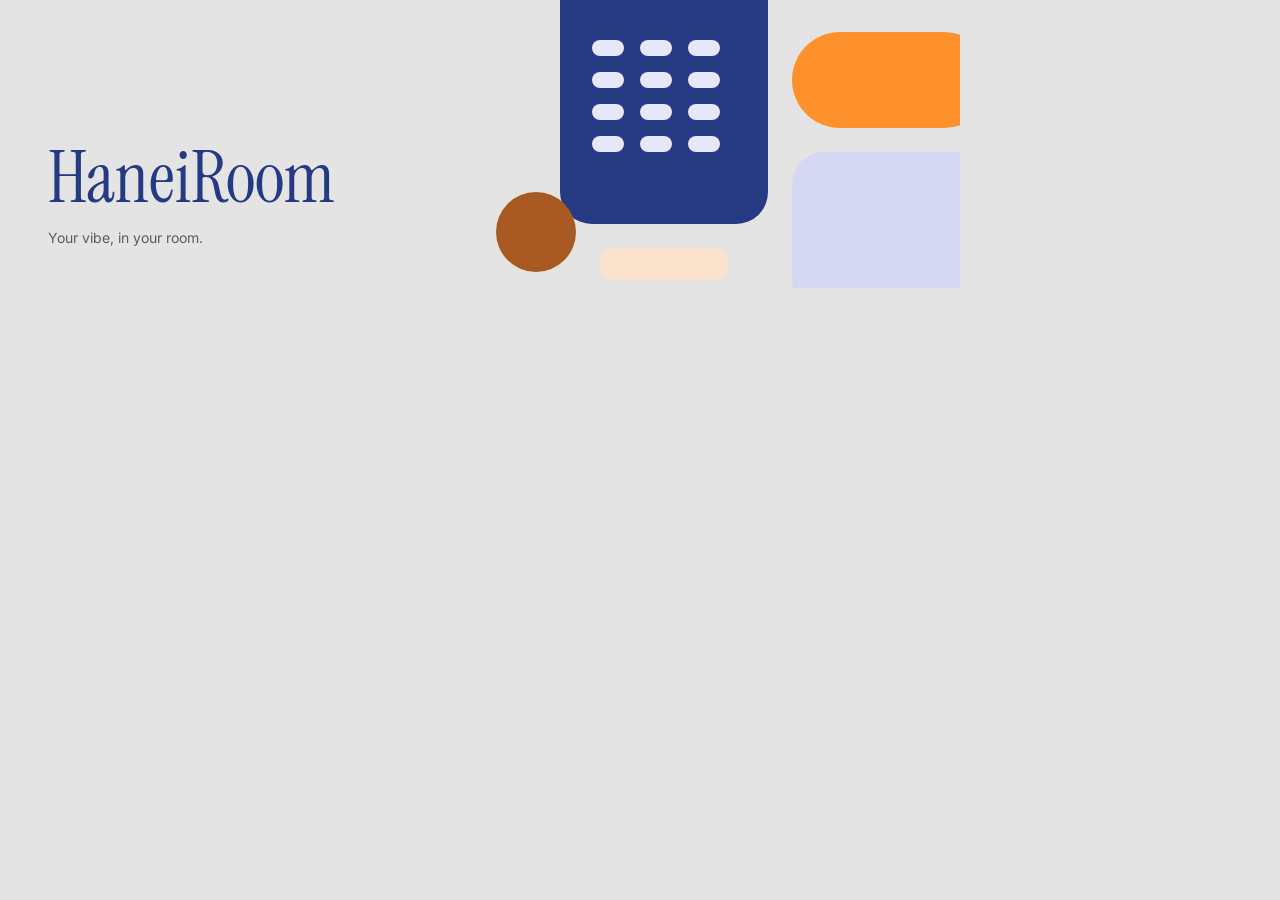
<file: design-system/components/Cover.html>
<!doctype html>
<html>
<head><link rel="stylesheet" href="../tokens.css">
<meta charset="utf-8">
<link rel="preconnect" href="https://fonts.googleapis.com">
<link href="https://fonts.googleapis.com/css2?family=Inter:wght@400&display=swap" rel="stylesheet">
<style>
  html, body { margin: 0; }
  body { background: var(--bg-page); }
  .cover { position: relative; width: 960px; height: 288px; overflow: hidden; background: var(--bg-page); }
  svg { position: absolute; left: 0; top: 0; }
  .navy { fill: var(--navy-700); }
  .orange { fill: var(--orange-500); }
  .rust { fill: var(--rust-600); }
  .lav { fill: var(--lavender-200); }
  .peach { fill: var(--peach-100); }
  .dot { fill: var(--lavender-100); }
  .slab { rx: var(--radius-xl); }
  .tile { rx: var(--radius-xl); }
  .text { position: absolute; left: 48px; bottom: 40px; max-width: 440px; }
  .name { font-family: var(--font-heading); font-weight: 400; font-size: 72px; line-height: .95; letter-spacing: 0; color: var(--navy-700); margin: 0; }
  .tag { font-family: var(--font-body); font-size: 14px; line-height: 20px; color: var(--text-muted); margin: 16px 0 0; }
</style>
</head>
<body>
<div class="cover">
  <svg width="960" height="288" viewBox="0 0 960 288" aria-hidden="true">
    <!--
      blocks: navy-700 slab 208×256 (radius-xl), orange-500 pill 200×96, lavender-200 tile 200×160 (radius-xl), rust-600 disc r40, peach-100 pill 128×32
      arrangement: one tall slab bleeding off the top with satellites bleeding right and bottom, all right of x=480
      pattern: soft, friendly, large radii (pill buttons, rounded cards) -> a 3x4 field of pills cut into the navy slab in lavender-100
      steps and radii: pitch space-12 (48) by space-8 (32), pill 32x16 (radius half the short side), gaps space-6 (24), radius-xl on slab and tile
      name: set in the heading face (Tropical Palm, the logo face)
    -->
    <rect class="navy slab" x="560" y="-32" width="208" height="256"/>
    <rect class="orange" x="792" y="32" width="200" height="96" rx="48"/>
    <rect class="lav tile" x="792" y="152" width="200" height="160"/>
    <circle class="rust" cx="536" cy="232" r="40"/>
    <rect class="peach" x="600" y="248" width="128" height="32" rx="16"/>
    <g class="dot">
      <rect x="592" y="40" width="32" height="16" rx="8"/><rect x="640" y="40" width="32" height="16" rx="8"/><rect x="688" y="40" width="32" height="16" rx="8"/>
      <rect x="592" y="72" width="32" height="16" rx="8"/><rect x="640" y="72" width="32" height="16" rx="8"/><rect x="688" y="72" width="32" height="16" rx="8"/>
      <rect x="592" y="104" width="32" height="16" rx="8"/><rect x="640" y="104" width="32" height="16" rx="8"/><rect x="688" y="104" width="32" height="16" rx="8"/>
      <rect x="592" y="136" width="32" height="16" rx="8"/><rect x="640" y="136" width="32" height="16" rx="8"/><rect x="688" y="136" width="32" height="16" rx="8"/>
    </g>
  </svg>
  <div class="text">
    <h1 class="name">HaneiRoom</h1>
    <p class="tag">Your vibe, in your room.</p>
  </div>
</div>
</body>
</html>
</file>
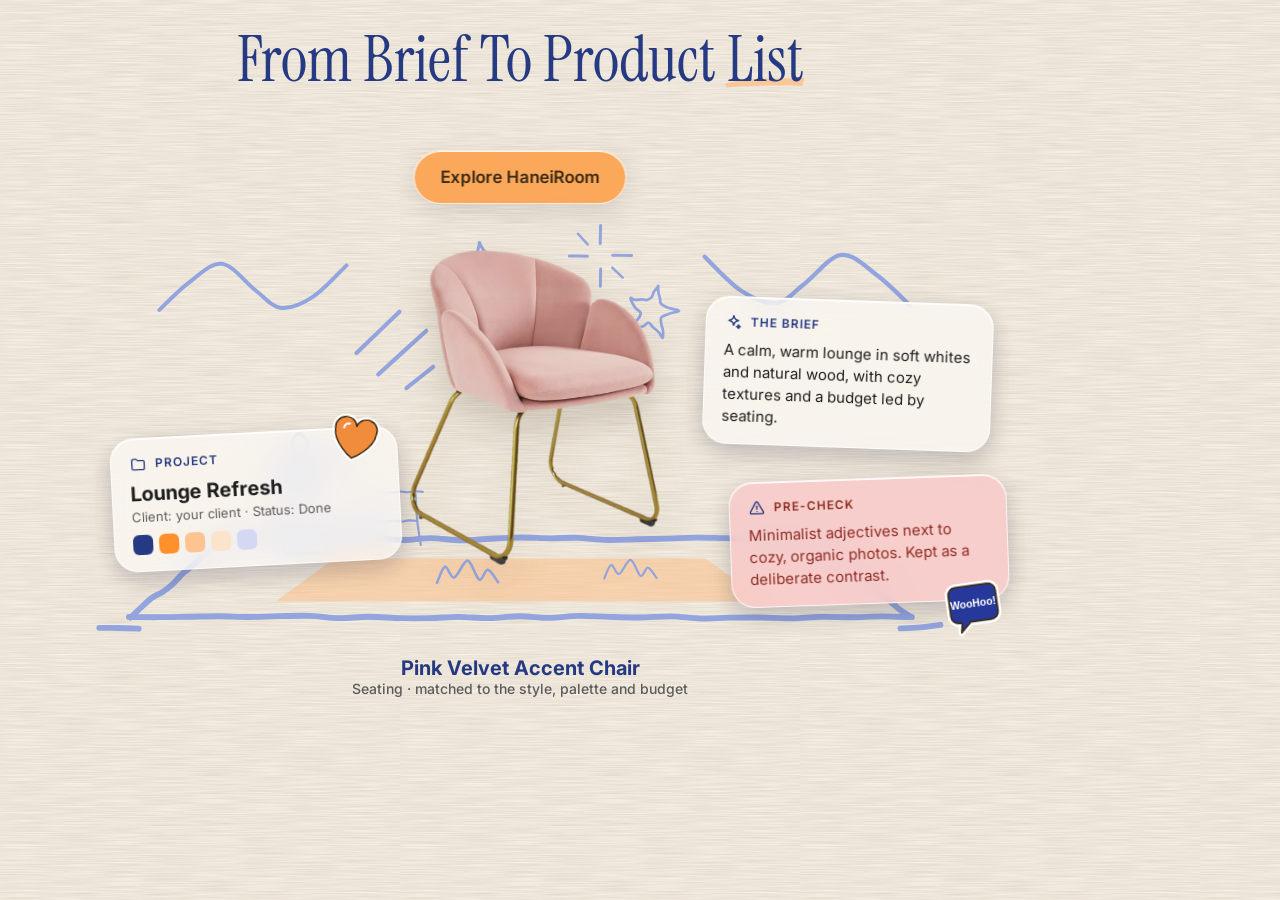
<file: design-system/components/HeroScene.html>
<!doctype html><html><head><link rel="stylesheet" href="../tokens.css"><meta charset="utf-8">
<link href="https://fonts.googleapis.com/css2?family=Inter:wght@400;500;600;700&family=Caveat:wght@700&display=swap" rel="stylesheet">
<style>
html,body{margin:0}
body{font-family:var(--font-body);background:var(--cream-50) url(../textures/paper.svg) repeat;color:var(--text-primary)}
.scene{position:relative;width:1040px;height:720px;overflow:hidden}
.doodle,.photo,.sticker{position:absolute;pointer-events:none}
.title{position:absolute;left:0;right:0;top:28px;text-align:center}
.title h1{margin:0;font:400 64px/1 var(--font-heading);color:var(--text-heading)}
.title .hl{position:relative;display:inline-block}
.title .hl img{position:absolute;left:-6%;bottom:-2px;width:112%;height:.42em;z-index:-1}
.title .note{display:block;margin-top:6px;font:700 22px/26px var(--font-hand);color:var(--rust-600)}
.cta{position:absolute;left:50%;top:150px;translate:-50% 0}
.btn{display:inline-flex;align-items:center;min-height:52px;padding:0 26px;border-radius:var(--radius-pill);border:1px solid var(--glass-edge);
  background:var(--glass-orange);color:var(--brown-900);font:600 17px/20px var(--font-body);text-decoration:none;box-shadow:var(--shadow-glass);
  -webkit-backdrop-filter:blur(var(--blur-glass)) saturate(1.4);backdrop-filter:blur(var(--blur-glass)) saturate(1.4)}
.card{position:absolute;padding:16px 18px;border-radius:var(--radius-lg);border:1px solid var(--glass-edge);background:var(--glass-white);
  box-shadow:var(--shadow-glass),var(--shadow-md);-webkit-backdrop-filter:blur(var(--blur-glass)) saturate(1.4);backdrop-filter:blur(var(--blur-glass)) saturate(1.4)}
.card .eb{display:flex;align-items:center;gap:8px;font:600 12px/16px var(--font-body);letter-spacing:.08em;text-transform:uppercase;color:var(--navy-700);margin-bottom:8px}
.card .eb img{width:18px;height:18px}
.card h3{margin:0 0 2px;font:700 20px/26px var(--font-body);color:var(--ink-900)}
.card p{margin:0;font-size:15px;line-height:22px}
.card .muted{color:var(--text-muted);font-size:13px}
.sw{display:flex;gap:6px;margin-top:10px}.sw i{width:20px;height:20px;border-radius:6px}
.card--alert{background:rgba(248,201,201,.82)}
.card--alert .eb,.card--alert p{color:var(--red-700)}
.caption{position:absolute;left:0;right:0;bottom:22px;text-align:center}
.caption b{display:block;font:700 20px/26px var(--font-body);color:var(--navy-700)}
.caption span{font-size:14px;color:var(--text-muted)}
</style></head><body>
<div class="scene">
  <!-- 1 line doodles, behind everything -->
  <img class="doodle" src="../doodles/room-floor.svg" alt="" style="left:80px;top:500px;width:880px">
  <img class="doodle" src="../doodles/squiggle.svg" alt="" style="left:150px;top:250px;width:210px">
  <img class="doodle" src="../doodles/squiggle.svg" alt="" style="left:690px;top:240px;width:230px;transform:scaleX(-1)">
  <img class="doodle" src="../doodles/speed-lines.svg" alt="" style="left:330px;top:300px;width:110px">
  <img class="doodle" src="../doodles/star.svg" alt="" style="left:450px;top:236px;width:72px;rotate:-12deg">
  <img class="doodle" src="../doodles/star.svg" alt="" style="left:620px;top:280px;width:64px;rotate:14deg">
  <img class="doodle" src="../doodles/burst.svg" alt="" style="left:560px;top:216px;width:80px">
  <img class="doodle" src="../doodles/plant.svg" alt="" style="left:250px;top:430px;width:110px">
  <img class="doodle" src="../doodles/side-table.svg" alt="" style="left:350px;top:470px;width:80px">
  <img class="doodle" src="../doodles/grass.svg" alt="" style="left:432px;top:556px;width:70px">
  <img class="doodle" src="../doodles/grass.svg" alt="" style="left:600px;top:556px;width:60px">
  <!-- 2 the real product photo -->
  <img class="photo" src="../products/accent-chair-pink-velvet.png" alt="Pink velvet accent chair with gold legs" style="left:410px;top:250px;width:250px;filter:drop-shadow(0 18px 18px rgba(59,42,20,.18))">
  <!-- 3 title, CTA -->
  <div class="title"><h1>From Brief To Product <span class="hl"><img src="../doodles/swoosh.svg" alt="">List</span></h1></div>
  <div class="cta"><a class="btn" href="#">Explore HaneiRoom</a></div>
  <!-- 4 glass cards -->
  <div class="card" style="left:112px;top:432px;width:250px;rotate:-3deg">
    <div class="eb"><img src="../icons/folder.svg" alt="">Project</div>
    <h3>Lounge Refresh</h3><div class="muted">Client: your client · Status: Done</div>
    <div class="sw"><i style="background:var(--navy-700)"></i><i style="background:var(--orange-500)"></i><i style="background:var(--orange-300)"></i><i style="background:var(--peach-100)"></i><i style="background:var(--lavender-200)"></i></div>
  </div>
  <div class="card" style="left:704px;top:300px;width:250px;rotate:2deg">
    <div class="eb"><img src="../icons/sparkle.svg" alt="">The brief</div>
    <p>A calm, warm lounge in soft whites and natural wood, with cozy textures and a budget led by seating.</p>
  </div>
  <div class="card card--alert" style="left:730px;top:478px;width:240px;rotate:-2deg">
    <div class="eb"><img src="../icons/alert.svg" alt="">Pre-check</div>
    <p>Minimalist adjectives next to cozy, organic photos. Kept as a deliberate contrast.</p>
  </div>
  <!-- 5 stickers -->
  <img class="sticker" src="../stickers/heart.svg" alt="" style="left:322px;top:404px;width:66px;rotate:10deg">
  <img class="sticker" src="../stickers/woohoo.svg" alt="" style="left:936px;top:572px;width:76px;rotate:-8deg">
  <div class="caption"><b>Pink Velvet Accent Chair</b><span>Seating · matched to the style, palette and budget</span></div>
</div>
</body></html>
</file>
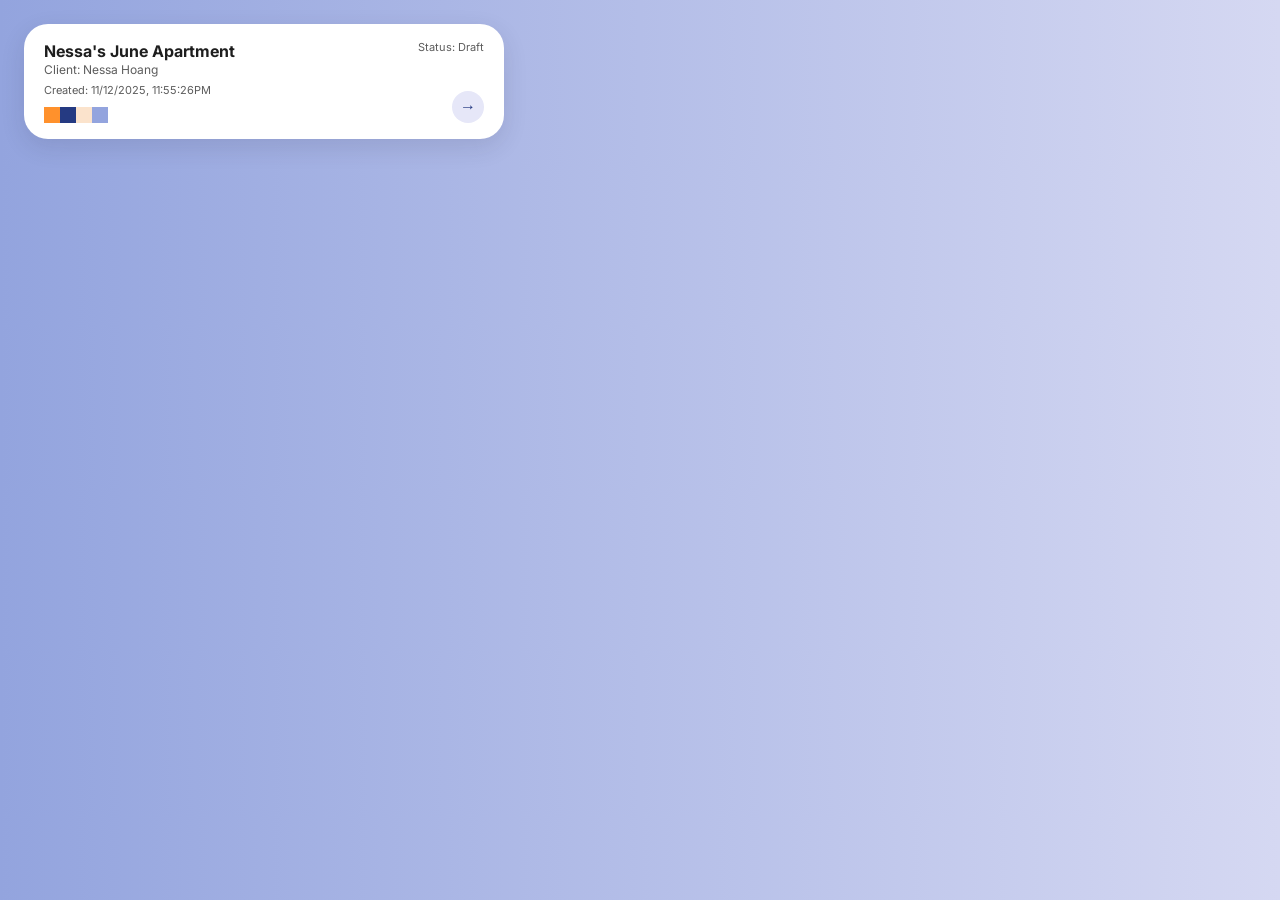
<file: design-system/components/ProjectCard.html>
<!doctype html><html><head><link rel="stylesheet" href="../tokens.css"><meta charset="utf-8"><link href="https://fonts.googleapis.com/css2?family=Inter:wght@400;500;600;700&display=swap" rel="stylesheet"><style>body{margin:0;font-family:var(--font-body);background:linear-gradient(90deg,var(--navy-300),var(--lavender-200));}
.wrap{padding:24px}
.card{max-width:440px;background:var(--white);border-radius:var(--radius-lg);box-shadow:var(--shadow-md);padding:16px 20px;display:grid;grid-template-columns:1fr auto;gap:2px 16px}
h3{margin:0;font:700 16px/22px var(--font-body);color:var(--ink-900)}
.client{font-size:12px;color:var(--text-muted)}
.meta{font-size:11px;color:var(--text-muted);margin-top:6px}
.status{font-size:11px;color:var(--text-muted);align-self:end;text-align:right}
.sw{display:flex;margin-top:10px}.sw i{width:16px;height:16px}
.go{width:32px;height:32px;border-radius:var(--radius-pill);border:0;background:var(--lavender-100);color:var(--navy-700);align-self:end;justify-self:end;font-size:16px}
</style></head><body><div class="wrap"><div class="card">
<div><h3>Nessa's June Apartment</h3><div class="client">Client: Nessa Hoang</div><div class="meta">Created: 11/12/2025, 11:55:26PM</div>
<div class="sw"><i style="background:var(--orange-500)"></i><i style="background:var(--navy-700)"></i><i style="background:var(--peach-100)"></i><i style="background:var(--navy-300)"></i></div></div>
<div style="display:grid;align-content:space-between"><span class="status">Status: Draft</span><button class="go" aria-label="Open project">&rarr;</button></div>
</div></div></body></html>
</file>
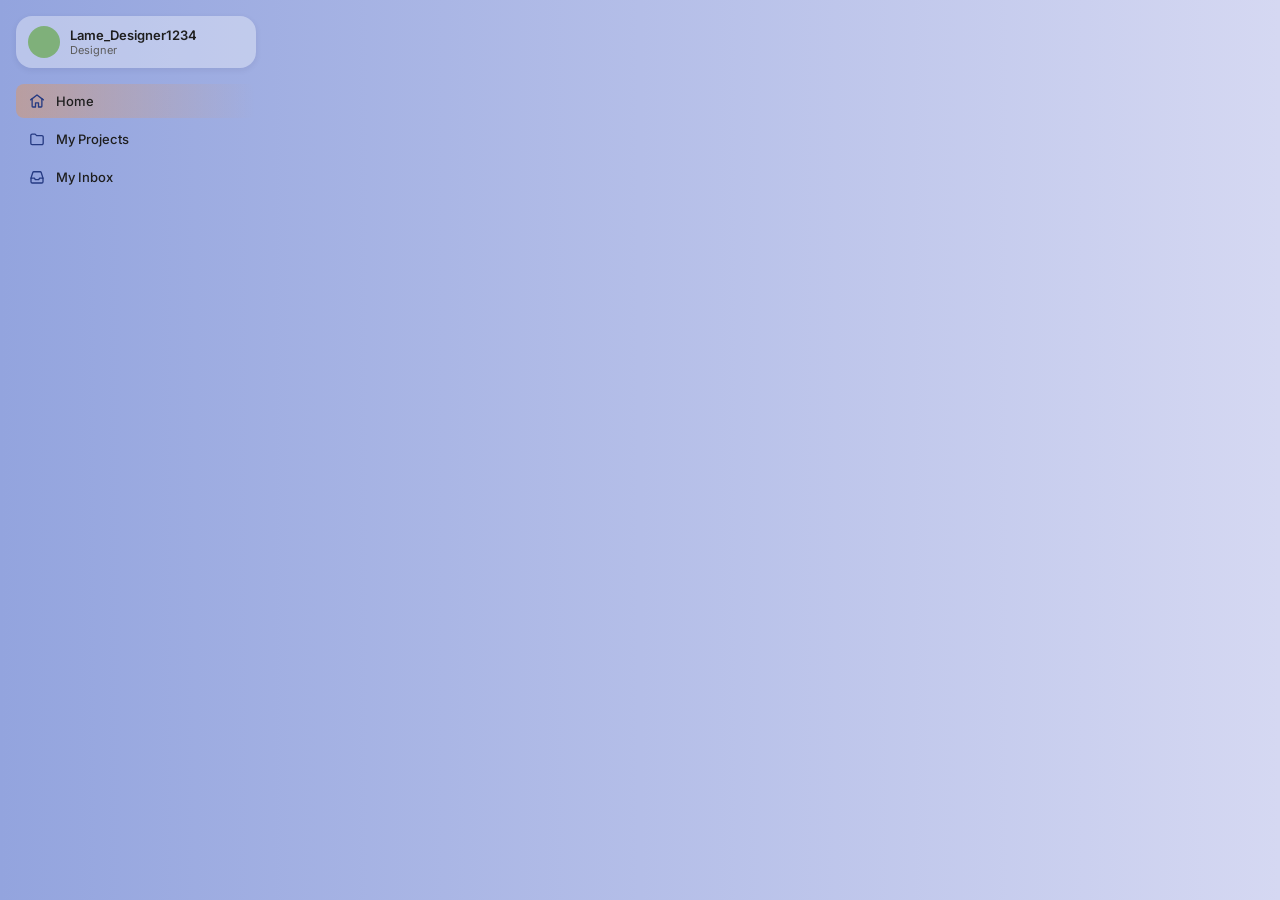
<file: design-system/components/SidebarNav.html>
<!doctype html><html><head><link rel="stylesheet" href="../tokens.css"><meta charset="utf-8"><link href="https://fonts.googleapis.com/css2?family=Inter:wght@400;500;600;700&display=swap" rel="stylesheet"><style>body{margin:0;font-family:var(--font-body);background:linear-gradient(90deg,var(--navy-300),var(--lavender-200));}
.side{width:240px;padding:16px;display:grid;gap:8px}
.prof{display:flex;align-items:center;gap:10px;padding:10px 12px;border-radius:var(--radius-md);background:rgba(255,255,255,.35);box-shadow:var(--shadow-sm)}
.av{width:32px;height:32px;border-radius:50%;background:var(--palm-300)}
.name{font:600 13px/16px var(--font-body);color:var(--ink-900)}.role{font-size:11px;color:var(--grey-600)}
nav{display:grid;gap:4px;margin-top:8px}
nav a{display:flex;gap:10px;align-items:center;padding:8px 12px;border-radius:var(--radius-sm);font:500 13px/18px var(--font-body);color:var(--ink-900);text-decoration:none}
nav a.on{background:linear-gradient(90deg,rgba(255,145,44,.35),rgba(255,145,44,0))}
nav img{width:18px;height:18px}
</style></head><body><div class="side">
<div class="prof"><span class="av"></span><span><div class="name">Lame_Designer1234</div><div class="role">Designer</div></span></div>
<nav><a class="on" href="#"><img alt="" src="../icons/home.svg">Home</a><a href="#"><img alt="" src="../icons/folder.svg">My Projects</a><a href="#"><img alt="" src="../icons/inbox.svg">My Inbox</a></nav>
</div></body></html>
</file>
<file: design-system/tokens.css>
/* HaneiRoom design tokens, generated from tokens.json */
/* Instrument Serif (SIL Open Font License 1.1, see fonts/LICENSE-instrument-serif-OFL.txt). One weight, roman and italic. */
@font-face {
  font-family: "Instrument Serif";
  src: url("fonts/instrument-serif-regular.ttf") format("truetype");
  font-weight: 400;
  font-style: normal;
  font-display: swap;
}
@font-face {
  font-family: "Instrument Serif";
  src: url("fonts/instrument-serif-italic.ttf") format("truetype");
  font-weight: 400;
  font-style: italic;
  font-display: swap;
}
:root {
  --navy-700: #253a82;
  --navy-300: #93a4de;
  --orange-500: #ff912c;
  --orange-300: #fcc490;
  --rust-600: #a85a22;
  --brown-900: #3b2a14;
  --lavender-100: #e6e7f8;
  --lavender-200: #d5d8f2;
  --peach-100: #fbe3cc;
  --grey-100: #e4e4e4;
  --grey-300: #c9c9c9;
  --grey-600: #5c5c5c;
  --ink-900: #1e1e1e;
  --white: #ffffff;
  --green-500: #5db85b;
  --red-500: #e04545;
  --red-700: #8f2a22;
  --red-100: #f8c9c9;
  --palm-600: #3f7a4e;
  --palm-300: #7fb07a;
  --logo-navy: #273d93;
  --logo-orange: #d67a31;
  --rust-700: #933519;
  --text-primary: var(--ink-900);
  --text-heading: var(--navy-700);
  --text-accent: var(--rust-600);
  --text-highlight: var(--orange-500);
  --text-muted: var(--grey-600);
  --bg-page: var(--grey-100);
  --surface-card: var(--white);
  --surface-tint: var(--lavender-100);
  --action-primary: var(--orange-500);
  --on-action-primary: var(--brown-900);
  --action-secondary: var(--navy-700);
  --focus-ring: var(--navy-700);
  --cream-50: #faf4ea;
  --glass-white: rgba(255, 255, 255, 0.55);
  --glass-edge: rgba(255, 255, 255, 0.75);
  --glass-orange: rgba(255, 145, 44, 0.72);
  --doodle-ink: var(--navy-300);
  --space-1: 4px;
  --space-2: 8px;
  --space-3: 12px;
  --space-4: 16px;
  --space-6: 24px;
  --space-8: 32px;
  --space-12: 48px;
  --space-16: 64px;
  --space-24: 96px;
  --space-32: 128px;
  --radius-sm: 8px;
  --radius-md: 16px;
  --radius-lg: 24px;
  --radius-xl: 32px;
  --radius-pill: 999px;
  --shadow-sm: 0 2px 6px rgba(30, 30, 60, 0.08);
  --shadow-md: 0 8px 24px rgba(30, 30, 60, 0.12);
  --shadow-lg: 0 24px 48px rgba(30, 30, 60, 0.16);
  --shadow-glass: inset 0 1px 0 rgba(255, 255, 255, 0.9), 0 8px 24px rgba(30, 30, 60, 0.12);
  --blur-glass: 16px;
  --font-heading: "Instrument Serif", "Playfair Display", Georgia, serif;
  --font-body: Inter, system-ui, sans-serif;
  --font-hand: Caveat, "Segoe Print", "Bradley Hand", cursive;
}
.display { font-family: var(--font-heading); font-size: 72px; line-height: 76px; font-weight: 400; }
.h1 { font-family: var(--font-heading); font-size: 56px; line-height: 62px; font-weight: 400; }
.h2 { font-family: var(--font-heading); font-size: 40px; line-height: 48px; font-weight: 400; }
.h3 { font-family: var(--font-body); font-size: 24px; line-height: 32px; font-weight: 700; }
.body-lg { font-family: var(--font-body); font-size: 20px; line-height: 30px; font-weight: 400; }
.body { font-family: var(--font-body); font-size: 16px; line-height: 24px; font-weight: 400; }
.label { font-family: var(--font-body); font-size: 16px; line-height: 20px; font-weight: 600; }
.small { font-family: var(--font-body); font-size: 14px; line-height: 20px; font-weight: 400; }
.caption { font-family: var(--font-body); font-size: 12px; line-height: 16px; font-weight: 500; }
.note { font-family: var(--font-hand); font-size: 22px; line-height: 26px; font-weight: 700; }

/* Glass: buttons and cards */
.glass { background: var(--glass-white); border: 1px solid var(--glass-edge); box-shadow: var(--shadow-glass); -webkit-backdrop-filter: blur(var(--blur-glass)) saturate(1.4); backdrop-filter: blur(var(--blur-glass)) saturate(1.4); }
.btn { display: inline-flex; align-items: center; justify-content: center; gap: 8px; min-height: 48px; padding: 0 24px; border-radius: var(--radius-pill); border: 1px solid var(--glass-edge); background: var(--glass-white); color: var(--navy-700); font: 600 16px/20px var(--font-body); text-decoration: none; cursor: pointer; box-shadow: var(--shadow-glass); -webkit-backdrop-filter: blur(var(--blur-glass)) saturate(1.4); backdrop-filter: blur(var(--blur-glass)) saturate(1.4); transition: background .2s, color .2s, translate .2s; }
.btn:hover { background: rgba(255, 255, 255, .8); translate: 0 -1px; }
.btn--warm { background: var(--glass-orange); color: var(--brown-900); }
.btn--warm:hover { background: var(--orange-500); }
.btn--selected { background: var(--navy-700); color: var(--white); border-color: rgba(255, 255, 255, .35); }
.btn--lg { min-height: 56px; padding: 0 28px; font-size: 17px; }
.btn--icon { width: 48px; padding: 0; }
.btn:focus-visible { outline: 2px solid var(--focus-ring); outline-offset: 2px; }
</file>
<file: assets/css/landing.css>
/* HaneiRoom landing page: the hero and Hanei's steps, HaneiRoom, then HaneiAI, drawn in cut paper.
   Builds on design-system/tokens.css. Every "before" state lives under
   .motion, so without JavaScript or with reduced motion each scene shows
   finished. Under motion the gallery is a sticky scene; .pin (large screens)
   gives it its side-by-side layout. */

*, *::before, *::after { box-sizing: border-box; }
html { -webkit-text-size-adjust: 100%; }
html.motion { scroll-behavior: smooth; }
body {
  margin: 0;
  background: var(--cream-50);
  color: var(--text-primary);
  font: 400 16px/24px var(--font-body);
}
/* Clip sideways overflow here, not on body: body's overflow would pass to the viewport. */
main { overflow-x: clip; }
img { display: block; max-width: 100%; height: auto; }
p, h1, h2, h3, figure { margin: 0; }
a { color: inherit; }
:focus-visible { outline: 2px solid var(--focus-ring); outline-offset: 2px; }
.sr-only { position: absolute; width: 1px; height: 1px; padding: 0; margin: -1px; overflow: hidden; clip: rect(0 0 0 0); white-space: nowrap; border: 0; }
.skip { position: fixed; left: 16px; top: -60px; z-index: 100; padding: 10px 16px; border-radius: var(--radius-pill); background: var(--navy-700); color: var(--white); font-weight: 600; text-decoration: none; }
.skip:focus { top: 16px; }
.anchor-top { position: absolute; top: 0; }

/* ------------------------------------------------------------ cut-paper art
   Shapes ("s") are paint; lines ("l") are pencil. Both use pathLength=1. */
.art { display: block; width: 100%; height: auto; overflow: visible; }
.art .s { stroke: var(--doodle-ink); stroke-width: 0; stroke-linejoin: round; stroke-dasharray: 1; stroke-dashoffset: 0; }
.art .l { fill: none; stroke-linecap: round; stroke-linejoin: round; stroke-dasharray: 1; stroke-dashoffset: 0; }
.art .t { font-family: var(--font-hand); font-weight: 700; }

@keyframes rise { from { opacity: 0; translate: 0 24px; } }

/* ------------------------------------------------------------ nav */
.nav {
  position: fixed; inset: 0 0 auto; z-index: 50;
  display: flex; align-items: center; gap: var(--space-8);
  height: 72px; padding: 0 var(--space-6);
  transition: background .3s, box-shadow .3s;
}
.nav.is-scrolled { background: rgba(250, 244, 234, .82); box-shadow: 0 1px 0 rgba(37, 58, 130, .08); -webkit-backdrop-filter: blur(12px); backdrop-filter: blur(12px); }
.nav__logo img { width: auto; height: 50px; }
.nav__links { display: flex; gap: var(--space-6); margin-left: auto; padding: 8px 24px; border-radius: var(--radius-pill); }
.nav__links a { font: 600 15px/20px var(--font-body); color: var(--navy-700); text-decoration: none; padding: 6px 2px; border-bottom: 2px solid transparent; }
.nav__links a:hover { border-color: var(--orange-500); }
.nav__cta { min-height: 44px; padding: 0 20px; font-size: 15px; }

/* ------------------------------------------------------------ swoosh word */
.swoosh { position: relative; display: inline-block; z-index: 0; }
.swoosh img { position: absolute; left: -6%; bottom: .02em; width: 112%; height: .34em; z-index: -1; }

/* ============================================================ 01 HERO
   The title on a linen band, furniture stuck round it as die-cut stickers,
   a yellow measuring tape swooping over the band's edge (it unrolls on load), a
   stamp where it crosses, then Hanei's three steps with the flower doing each one. */
:root { --tape: #ffd447; --tape-edge: #e0ac17; }
.hero { position: relative; overflow: clip; background: var(--cream-50); padding-bottom: var(--space-16); }
/* linen: a seamless tile of the cloth's weave, its big folds flattened out */
.hero__band { position: relative; padding: 150px var(--space-6) 210px; background: var(--cream-50); text-align: center; }
.hero__band::before { content: ""; position: absolute; inset: 0; background: url("../img/linen.webp") 0 0 / 520px; opacity: .5; pointer-events: none; }
.hero__copy { position: relative; z-index: 5; }
.hero__t { max-width: 11.5em; margin: 0 auto; font: 400 clamp(46px, 6.6vw, 104px)/.98 var(--font-heading); color: var(--navy-700); text-shadow: 3px 3px 0 #fffdf8; text-wrap: balance; }
.hero__lede { max-width: 520px; margin: var(--space-6) auto 0; font: 500 18px/27px var(--font-body); color: var(--ink-900); }
.hero__ctas { display: flex; flex-wrap: wrap; justify-content: center; gap: var(--space-3); margin-top: var(--space-8); }
.btn.btn--line { background: rgba(255, 255, 255, .6); border: 1.5px solid var(--white); color: var(--navy-700); box-shadow: none; }
.btn.btn--line:hover { background: rgba(255, 255, 255, .85); }
.motion .hero__copy { animation: rise .7s ease both .1s; }

/* the stickers run off the band's edges, like the reference's food photos */
.hs { position: absolute; z-index: 4; width: var(--w); rotate: var(--r); filter: drop-shadow(0 10px 14px rgba(30, 30, 60, .18)); pointer-events: none; }
/* every sticker stays clear of the title, the line under it and the buttons; the plant
   hangs over the band's edge, above the tape but under the step cards */
/* big and running off the edges, like the reference's food photos */
.hs--sofa { --w: clamp(240px, 29vw, 470px); --r: -7deg; left: -8%; top: 92px; }
.hs--lamp { --w: clamp(84px, 9.4vw, 150px); --r: 6deg; right: 7%; top: 70px; }
.hs--table { --w: clamp(140px, 14.5vw, 230px); --r: -5deg; left: -2%; bottom: 40px; }
.hs--plant { --w: clamp(190px, 21vw, 340px); --r: 4deg; right: -1.5%; bottom: -130px; z-index: 3; }
@keyframes stick { from { opacity: 0; scale: .6; } 70% { scale: 1.06; } }
.motion .hs { animation: stick .6s cubic-bezier(.3, 1.4, .5, 1) both; }
.motion .hs--lamp { animation-delay: .12s; }
.motion .hs--table { animation-delay: .24s; }
.motion .hs--plant { animation-delay: .36s; }

/* the tape: the wide one is drawn at 1440 wide and its top sits 300 units above the
   band's edge; the narrow one, for phones, is 390 wide with the edge 220 units down.
   Both scale with the page. */
.ruler { position: absolute; z-index: 2; left: 0; top: calc(100% - 20.833vw); width: 100%; height: auto; overflow: visible; pointer-events: none; }
.ruler--narrow { display: none; top: calc(100% - 56.41vw); }
.ruler__edge, .ruler__tape { fill: none; stroke-linecap: butt; }
.ruler__edge { stroke: var(--tape-edge); stroke-width: 50; }
.ruler__tape { stroke: var(--tape); stroke-width: 44; }
.ruler__unroll { fill: none; stroke: #fff; stroke-width: 70; stroke-dasharray: 1; stroke-dashoffset: 0; }
.motion .ruler__unroll { animation: unroll 1.8s cubic-bezier(.5, 0, .2, 1) .25s both; }
@keyframes unroll { from { stroke-dashoffset: 1; } }
.ruler__ticks path { stroke: var(--brown-900); stroke-width: 2; stroke-linecap: round; }
.ruler__ticks text { font: 700 13px/1 var(--font-body); fill: var(--brown-900); }
.ruler--narrow .ruler__edge { stroke-width: 34; }
.ruler--narrow .ruler__tape { stroke-width: 30; }
.ruler--narrow .ruler__unroll { stroke-width: 50; }
.ruler--narrow .ruler__ticks path { stroke-width: 1.4; }
.ruler--narrow .ruler__ticks text { font-size: 9px; }

.stamp { position: absolute; z-index: 5; left: 50%; top: calc(100% + 1.7vw); width: clamp(86px, 9vw, 124px); translate: -50% -50%; filter: drop-shadow(0 8px 12px rgba(30, 30, 60, .18)); }
.stamp svg { display: block; width: 100%; }
.stamp__ring { font: 800 10.4px/1 var(--font-body); letter-spacing: .14em; text-transform: uppercase; fill: var(--navy-700); }
.motion .stamp__ring { animation: spin 18s linear infinite; transform-origin: 60px 60px; }
@keyframes spin { to { rotate: 360deg; } }

/* three steps */
.steps { position: relative; z-index: 4; display: grid; grid-template-columns: repeat(3, minmax(0, 1fr)); gap: var(--space-4); max-width: 1220px; margin: 104px auto 0; padding: 0 var(--space-6); list-style: none; }
.step { display: grid; grid-template-columns: 124px minmax(0, 1fr); align-items: center; gap: var(--space-4); padding: 12px 18px 12px 12px; border-radius: 22px; background: #fff7ee; box-shadow: var(--shadow-sm); }
.step__art { display: block; aspect-ratio: 1; border-radius: 16px; background: var(--lavender-100); }
.step__art--place { background: var(--peach-100); }
.step__art--choose { background: #e3efe0; }
.step__art svg { display: block; width: 100%; height: 100%; overflow: visible; }
.step__t { display: flex; align-items: baseline; gap: 8px; font: 800 15px/1.2 var(--font-body); letter-spacing: .04em; text-transform: uppercase; color: var(--navy-700); }
.step__t i { font-style: normal; font-size: 12px; color: var(--rust-600); }
.step__p { margin-top: 6px; font: 400 14px/20px var(--font-body); color: var(--grey-600); }
/* the flowers keep sketching: a wobbling line, a bob, their props busy */
.step .bub__body, .step .bub__device, .step__chair, .step__bag { transform-box: fill-box; }
.motion .step .bub__body, .motion .step .bub__device { filter: url(#hc-boil); }
.motion .step .bub__body { animation: hc-bob 1.8s ease-in-out infinite; transform-origin: 50% 90%; }
.motion .step:nth-child(2) .bub__body { animation-delay: -.6s; }
.motion .step:nth-child(3) .bub__body { animation-delay: -1.2s; }
.motion .step .bub__device { animation: hc-swing 2.4s ease-in-out infinite; transform-origin: 50% 100%; }
.motion .step__chair { animation: drop-in 2.4s cubic-bezier(.5, 0, .3, 1) infinite; }
.motion .step__drop { animation: drop-in 2.4s cubic-bezier(.5, 0, .3, 1) infinite; }
@keyframes drop-in { 0% { translate: 0 -10px; opacity: .3; } 45%, 100% { translate: 0 0; opacity: 1; } }
.motion .step__bag { animation: hc-hop 1.6s ease-in-out infinite; transform-origin: 50% 100%; }

/* ------------------------------------------------------------ the demo's opening line */
.intro { position: relative; max-width: 1180px; margin: 0 auto; padding: var(--space-24) var(--space-6) var(--space-16); text-align: center; }
.intro__burst { position: absolute; left: calc(50% - 230px); top: 60px; width: 54px; rotate: -20deg; }
.intro__pill { display: inline-block; padding: 6px 16px; border-radius: var(--radius-pill); background: var(--lavender-200); font: 700 12px/16px var(--font-body); letter-spacing: .12em; text-transform: uppercase; color: var(--navy-700); }
.intro__t { max-width: 10em; margin: var(--space-4) auto 0; font: 400 clamp(44px, 6vw, 92px)/1 var(--font-heading); color: var(--text-heading); text-wrap: balance; }
.intro__s { margin-top: var(--space-4); font: 500 18px/26px var(--font-body); color: var(--ink-900); }
.badge {
  position: absolute; display: grid; place-content: center; width: clamp(84px, 9vw, 122px); aspect-ratio: 1; border-radius: 50%;
  background: var(--bg); color: var(--fg); box-shadow: 0 0 0 5px #fffdf8, var(--shadow-md); rotate: var(--r);
  font: 700 12px/1.1 var(--font-body); letter-spacing: .08em; text-transform: uppercase; text-align: center;
}
.badge b { display: block; font: 400 clamp(20px, 2.2vw, 28px)/1 var(--font-heading); letter-spacing: 0; text-transform: none; }
.badge--size { --bg: var(--tape); --fg: var(--brown-900); --r: -10deg; left: 4%; top: 46%; }
.badge--poster { --bg: var(--orange-500); --fg: var(--brown-900); --r: 9deg; right: 6%; top: 18%; }
.badge--swap { --bg: var(--palm-300); --fg: #173a22; --r: -6deg; right: 12%; bottom: 10%; }

/* ============================================================ 02 HANEIROOM, THEN HANEIAI */
.show { z-index: 2;
  --grid: rgba(147, 164, 222, .26);
  position: relative;
  background-color: var(--cream-50);
  background-image: linear-gradient(var(--grid) 1px, transparent 1px), linear-gradient(90deg, var(--grid) 1px, transparent 1px);
  background-size: 28px 28px;
}

.gallery { position: relative; }
.gallery__stage { position: relative; }
/* the HaneiAI link lands here; landing.js moves it to where the three screens sit */
.gallery__mark { position: absolute; left: 0; top: 0; }

/* the hand-off ("Love what you see?") and HaneiAI's title over its screens */
.bridge, .ai-head { position: relative; z-index: 6; text-align: center; pointer-events: none; }
.bridge__t { font: 400 clamp(40px, 4.6vw, 68px)/1 var(--font-heading); color: var(--text-heading); }
.bridge__s { margin-top: 12px; font: 700 18px/26px var(--font-body); color: var(--rust-600); }
.ai-head__k { font: 700 12px/16px var(--font-body); letter-spacing: .12em; text-transform: uppercase; color: var(--rust-600); }
.ai-head__t { margin-top: 6px; font: 400 clamp(30px, 3vw, 44px)/1.05 var(--font-heading); color: var(--text-heading); }
.ai-head__s { margin-top: 6px; font: 400 17px/24px var(--font-body); color: var(--ink-900); }

/* HaneiAI's desktop window: grows out of the phone, then holds the three screens */
.deskwin { display: none; }
.pin .deskwin, .motion:not(.pin) .deskwin {
  display: block; position: absolute; z-index: 4; left: 0; top: 0; overflow: hidden;
  width: calc(var(--w, 0) * 1px); height: calc(var(--h, 0) * 1px); translate: calc(var(--x, 0) * 1px) calc(var(--y, 0) * 1px);
  border-radius: calc(var(--rad, 22) * 1px); opacity: var(--o, 0);
  background: linear-gradient(180deg, rgba(255, 255, 255, .82), rgba(255, 255, 255, .6));
  border: 1px solid var(--lg-edge); box-shadow: var(--lg-shadow), var(--shadow-lg);
  -webkit-backdrop-filter: var(--lg-blur); backdrop-filter: var(--lg-blur);
}
.deskwin__bar { display: flex; align-items: center; gap: 7px; height: 40px; padding: 0 16px; border-bottom: 1px solid rgba(147, 164, 222, .3); opacity: var(--bo, 1); }
.deskwin__bar i { width: 11px; height: 11px; border-radius: 50%; background: #ff6159; }
.deskwin__bar i:nth-child(2) { background: #ffbd2e; }
.deskwin__bar i:nth-child(3) { background: #28c941; }
.deskwin__bar span { margin: 0 auto; padding: 3px 16px; border-radius: var(--radius-pill); background: var(--lavender-100); font: 600 12px/16px var(--font-body); color: var(--navy-700); }

/* the phone: a bezel ring drawn over the camera view, which is clipped to its screen */
.frame { --b: 7px; position: relative; z-index: 5; border: var(--b) solid #16171d; border-radius: 47px; box-shadow: 0 0 0 1.5px #3b3d47, 0 30px 60px rgba(30, 30, 60, .3); pointer-events: none; }
.frame::before { content: ""; position: absolute; left: calc(var(--b) * -1 - 4px); top: 22%; width: 3px; height: 12%; border-radius: 2px; background: #2b2d36; }
.frame__island { position: absolute; left: 50%; top: 9px; width: 30%; max-width: 110px; height: 26px; translate: -50% 0; border-radius: 20px; background: #000; }

/* HaneiAI: the phone breaks into three screens, one per feature (Idea Input,
   Idea Brief, Product sort out). Each is a small HaneiAI window whose UI is drawn
   on a fixed 440 × 400 stage; reels.js scales it with --s and loops a cursor demo
   while the screen is live. Without motion they sit in a row, finished. */
.reels { order: 4; display: grid; grid-template-columns: repeat(auto-fit, minmax(min(100%, 300px), 1fr)); gap: 28px; width: min(1320px, 100%); margin-top: var(--space-8); }
.reel { margin: 0; }
.reel__win { overflow: hidden; border-radius: 22px; padding: 0 10px 10px; background: linear-gradient(150deg, #5b6fb6 0%, #93a4de 50%, #d9d6e6 100%); box-shadow: var(--shadow-lg); }
.reel__bar { display: flex; align-items: center; gap: 6px; height: 36px; padding: 0 6px; }
.reel__bar i { width: 10px; height: 10px; border-radius: 50%; background: rgba(255, 255, 255, .6); }
.reel__bar span { margin-left: auto; padding: 2px 10px; border-radius: var(--radius-pill); background: rgba(255, 255, 255, .25); font: 600 12px/18px var(--font-body); color: var(--white); }
.reel__view { position: relative; aspect-ratio: 440 / 400; overflow: hidden; border-radius: 14px; background: linear-gradient(180deg, rgba(255, 255, 255, .94), rgba(236, 238, 250, .92)); }
.reel__cap { display: grid; gap: 4px; padding: 18px 6px 0; font: 400 15px/22px var(--font-body); color: var(--grey-600); }
.reel__cap b { display: flex; align-items: center; gap: 10px; font: 400 28px/1.1 var(--font-heading); color: var(--navy-700); }
.reel__cap i { display: grid; place-items: center; width: 30px; height: 30px; border-radius: 50%; background: var(--orange-500); font: 700 12px/1 var(--font-body); font-style: normal; color: var(--brown-900); }

.reel__cursor { position: absolute; z-index: 9; left: 0; top: 0; width: 26px; opacity: 0; translate: calc(var(--cx, 380) * var(--s, .8) * 1px) calc(var(--cy, 360) * var(--s, .8) * 1px); transition: translate .7s cubic-bezier(.45, .05, .25, 1), opacity .3s, scale .12s; pointer-events: none; }
.reel__cursor svg { display: block; width: 100%; fill: var(--ink-900); stroke: var(--white); stroke-width: 1.5; stroke-linejoin: round; }
.reel.is-playing .reel__cursor { opacity: 1; }
.reel__cursor.is-down { scale: .82; }

/* the stage: drawn at 440 × 400, scaled by --s */
.st { position: absolute; left: 0; top: 0; width: 440px; height: 400px; padding: 22px 24px; transform: scale(var(--s, .8)); transform-origin: 0 0; font-family: var(--font-body); color: var(--ink-900); }
.st--center { display: grid; align-content: center; justify-items: center; gap: 18px; text-align: center; }
.st__h { font: 700 24px/30px var(--font-body); letter-spacing: -.01em; color: var(--navy-700); }
.st__h--sm { font-size: 19px; line-height: 24px; }
.st__row { display: grid; grid-template-columns: 1fr 1fr; gap: 12px; margin-top: 14px; }
.st__row--end { grid-template-columns: 1fr auto; align-items: end; margin-top: 16px; }
.st__f { display: grid; gap: 4px; font: 700 11px/14px var(--font-body); color: var(--navy-700); }
.st__f > span { display: flex; align-items: center; min-height: 30px; padding: 0 10px; border-radius: 8px; border: 1px solid rgba(147, 164, 222, .45); background: var(--white); font: 400 13px/16px var(--font-body); color: var(--ink-900); }
.st__f > span.is-typing::after { content: ""; width: 1.5px; height: 15px; margin-left: 1px; background: var(--navy-700); animation: caret .8s steps(1) infinite; }
@keyframes caret { 50% { opacity: 0; } }
.st__usd { gap: 8px; padding-left: 4px !important; }
.st__usd b { padding: 3px 8px; border-radius: 6px; background: var(--orange-500); font-size: 11px; color: var(--white); }
.st__usd em { font-style: normal; display: flex; align-items: center; }
.st__usd em.is-typing::after { content: ""; width: 1.5px; height: 15px; margin-left: 1px; background: var(--navy-700); animation: caret .8s steps(1) infinite; }
.st__k { margin-top: 16px; font: 700 13px/18px var(--font-body); color: var(--navy-700); }
.st--center .st__k { margin: 0; }
.st__k small { margin-left: 4px; font-size: 10px; font-weight: 500; color: var(--grey-600); }
.st__chips { display: flex; flex-wrap: wrap; gap: 6px; margin-top: 8px; padding: 10px; border-radius: 12px; background: rgba(147, 164, 222, .14); }
.st__chips span { padding: 5px 11px; border-radius: var(--radius-pill); border: 1px solid rgba(147, 164, 222, .6); background: var(--white); font: 500 11px/14px var(--font-body); color: var(--navy-700); transition: background .2s, color .2s, scale .15s; }
.st__chips span.on { background: var(--navy-700); border-color: var(--navy-700); color: var(--white); }
.st__pal { display: flex; align-items: center; gap: 8px; margin-top: 8px; }
.st__pal i, .st__sw i { width: 30px; height: 30px; border-radius: 8px; box-shadow: inset 0 0 0 1px rgba(0, 0, 0, .08); scale: 0; transition: scale .35s cubic-bezier(.3, 1.6, .5, 1); }
.st__pal i.on, .st__sw i.on { scale: 1; }
.st__add { margin-left: 4px; padding: 6px 12px; border-radius: var(--radius-pill); background: var(--white); box-shadow: var(--shadow-sm); font: 600 11px/14px var(--font-body); color: var(--navy-700); }
.st__btn { display: inline-flex; align-items: center; justify-content: center; min-height: 32px; padding: 0 16px; border-radius: var(--radius-pill); border: 1px solid var(--lg-edge); background: var(--lg-fill); box-shadow: var(--lg-shadow); font: 600 12px/16px var(--font-body); color: var(--navy-700); white-space: nowrap; transition: scale .12s; }
.st__btn--warm { background: linear-gradient(180deg, rgba(255, 196, 140, .95), rgba(255, 145, 44, .9)); color: var(--white); }
.st__btn--ghost { background: rgba(255, 255, 255, .8); }
.st__btns { display: flex; gap: 10px; }
.st__btns--end { justify-content: flex-end; margin-top: 10px; }
.is-press { scale: .9; }

.st__card { max-width: 330px; padding: 22px 22px 18px; border-radius: 20px; background: var(--white); box-shadow: var(--shadow-md); font: 400 14px/21px var(--font-body); color: var(--navy-700); }
.st__card p { min-height: 84px; }
.st__card .st__sw { display: flex; justify-content: center; gap: 6px; min-height: 0; margin-top: 12px; }
.st__sw i { width: 20px; height: 20px; border-radius: 5px; }
.st__search { position: absolute; inset: 0; display: grid; align-content: center; justify-items: center; gap: 10px; background: rgba(238, 240, 252, .9); opacity: 0; scale: .96; transition: opacity .3s, scale .3s; }
.st__search.show { opacity: 1; scale: 1; }
.st__search > * { position: relative; }
.st__search::before { content: ""; position: absolute; left: 50%; top: 50%; width: 230px; height: 250px; translate: -50% -50%; border-radius: 34px; background: var(--white); box-shadow: var(--shadow-lg); }
.st__track { width: 150px; height: 6px; margin-bottom: 18px; border-radius: 6px; background: var(--grey-100); overflow: hidden; }
.st__track i { display: block; width: 100%; height: 100%; background: var(--orange-500); transition: width .3s linear; }
.st__search img { width: 40px; height: 40px; }
.motion .st__search.show img { animation: hop .6s ease-in-out infinite alternate; }
@keyframes hop { to { translate: 0 -6px; rotate: 6deg; } }
.st__search b { font: 700 17px/22px var(--font-body); color: var(--navy-700); }
.st__search small { min-height: 16px; font: 400 12px/16px var(--font-body); color: var(--navy-700); }

.st__top { display: flex; align-items: center; justify-content: space-between; gap: 8px; }
.st__count { padding: 3px 10px; border-radius: var(--radius-pill); background: rgba(93, 184, 91, .16); border: 1px solid rgba(93, 184, 91, .5); font: 600 11px/14px var(--font-body); color: var(--palm-600); }
.st__grid { display: grid; grid-template-columns: repeat(3, 1fr); gap: 1px; margin: 12px 0 0; padding: 0; list-style: none; border-radius: 12px; overflow: hidden; background: rgba(147, 164, 222, .35); }
.st__grid li { position: relative; background: var(--white); transition: opacity .3s; }
.st__grid img { width: 100%; height: 92px; padding: 8px; object-fit: contain; background: #ececec; mix-blend-mode: multiply; }
.st__grid p { display: flex; justify-content: space-between; gap: 4px; padding: 6px 8px 8px; font: 600 10px/13px var(--font-body); }
.st__grid p span { font-weight: 500; color: var(--grey-600); }
.st__marks { position: absolute; left: 6px; top: 6px; display: flex; gap: 3px; }
.st__marks i { display: grid; place-items: center; width: 20px; height: 20px; border-radius: 50%; border: 1.5px solid var(--white); background: rgba(255, 255, 255, .9); font: 700 10px/1 var(--font-body); font-style: normal; transition: background .2s, color .2s, scale .15s; }
.st__marks .y { color: var(--palm-600); }
.st__marks .n { color: var(--red-500); }
.st__grid li.kept { box-shadow: inset 0 0 0 2.5px var(--green-500); }
.st__grid li.kept .y { background: var(--green-500); color: var(--white); }
.st__grid li.dropped { opacity: .4; }
.st__grid li.dropped .n { background: var(--red-500); color: var(--white); }
.st__ask { position: absolute; right: 6px; top: 6px; padding: 3px 8px; border-radius: var(--radius-pill); background: var(--navy-700); font: 600 9px/12px var(--font-body); color: var(--white); transition: scale .12s; }
.st__bubble { position: absolute; left: 24px; top: 306px; z-index: 3; width: 250px; padding: 10px 12px; border-radius: 14px 4px 14px 14px; background: #4a4458; box-shadow: var(--shadow-md); font: 400 11px/15px var(--font-body); color: var(--white); opacity: 0; translate: 0 8px; transition: opacity .3s, translate .3s; }
.st__bubble.show { opacity: 1; translate: 0 0; }
.st__done { position: absolute; inset: 0; z-index: 4; display: grid; align-content: center; justify-items: center; gap: 10px; background: linear-gradient(180deg, rgba(252, 196, 144, .97), rgba(251, 227, 204, .95)); opacity: 0; transition: opacity .35s; }
.st__done.show { opacity: 1; }
.st__done b { font: 800 34px/1 var(--font-body); letter-spacing: -.02em; text-align: center; color: var(--navy-700); }
.st__done b span { display: block; color: var(--orange-500); }
.st__done small { font: 500 13px/18px var(--font-body); color: var(--brown-900); }


/* HaneiRoom's AR scan, driven by scroll (landing.js sets the vars on .scan).
   The room fills the screen like the camera view. Every var falls back to the
   finished state, so without motion the chair is already placed. */
.scan { position: relative; z-index: 4; margin: 0; --scan-top: 92px; }
.scan__view { position: relative; height: 100%; overflow: hidden; background: #ead9c4; container-type: size; }
.scan__world {
  --u: calc(max(100cqw, 150cqh) / 100); /* 1% of the room photo's width */
  position: absolute; left: 50%; top: 50%; width: calc(var(--u) * 100); aspect-ratio: 1264 / 843;
  transform: translate(-50%, -50%) translateX(calc(var(--pan, 0) * 1%)) scale(var(--zoom, 1));
}
.scan__room, .scan__floor { position: absolute; inset: 0; width: 100%; height: 100%; max-width: none; }
/* everything standing on the floor; scaled down around the plane when a narrow screen would cut it off */
.scan__anchor { position: absolute; inset: 0; transform-origin: 47.7% 83.9%; scale: var(--fit, 1); }
.scan__plane { clip-path: circle(calc(var(--floor, 1) * 25%) at 47.7% 83.9%) view-box; }
.scan__fill { fill: rgba(160, 150, 235, .46); opacity: calc(1 - var(--foot, 1) * .45); }
.scan__grid { fill: none; stroke: rgba(255, 255, 255, .6); stroke-width: 1.5; opacity: calc(1 - var(--foot, 1) * .75); }
.scan__edge { fill: none; stroke: var(--white); stroke-width: 3; stroke-dasharray: 12 9; stroke-linecap: round; stroke-linejoin: round; opacity: calc(1 - var(--foot, 1) * .3); }
.scan__draw { fill: none; stroke: var(--white); stroke-width: 16; stroke-dasharray: 1; stroke-dashoffset: calc(1 - var(--outline, 1)); }
.scan__arrows { fill: none; stroke: var(--white); stroke-width: 2.5; stroke-linecap: round; stroke-linejoin: round; opacity: var(--dims, 1); }

/* glass, iPhone style */
.scan__pill, .scan__dim, .scan__close, .scan__rail, .scan__sheet, .scan__swap {
  background: var(--lg-fill); border: 1px solid var(--lg-edge); box-shadow: var(--lg-shadow);
  -webkit-backdrop-filter: var(--lg-blur); backdrop-filter: var(--lg-blur); color: var(--navy-700);
}
.scan__pill svg, .scan__rail svg, .scan__marker svg { fill: none; stroke: currentColor; stroke-width: 1.75; stroke-linecap: round; stroke-linejoin: round; }

.scan__dim {
  position: absolute; translate: -50% -50%; padding: 3px 12px; border-radius: var(--radius-pill);
  font: 700 15px/20px var(--font-body); white-space: nowrap; opacity: var(--dims, 1); scale: calc((.6 + var(--dims, 1) * .4) / var(--fit, 1));
}
.scan__dim--d { left: 40.1%; top: 75.8%; }
.scan__dim--w { left: 61.7%; top: 73.6%; }
.scan__marker {
  position: absolute; left: 54.3%; top: 80%; display: flex; align-items: center; color: var(--white);
  translate: -50% -50%; opacity: var(--marker, 0); scale: calc(.7 + var(--marker, 0) * .3);
}
.scan__marker svg { width: calc(var(--u) * 4.4); stroke-width: 1.4; filter: drop-shadow(0 1px 2px rgba(30, 30, 60, .3)); }
.scan__marker svg + svg { width: calc(var(--u) * 3); }
/* the framed print, cut from the same wall it hangs back on; placing it fades it in */
.scan__poster {
  position: absolute; left: 34.98%; top: 23.7%; width: 16.06%; max-width: none;
  opacity: var(--poster, 1); scale: calc(.94 + var(--poster, 1) * .06); filter: drop-shadow(0 6px 10px rgba(52, 32, 12, .22));
}

/* the placed pieces: positions and widths are % of the room photo, spread out from
   the middle of the floor by --chair-k just as the pieces are scaled up, so a phone
   keeps the same arrangement */
.scan__piece {
  position: absolute; display: block;
  left: calc(47.7% + (var(--px) - 47.7) * var(--chair-k, 1) * 1%); top: calc(83.9% + (var(--py) - 83.9) * var(--chair-k, 1) * 1%);
  width: calc(var(--pw) * var(--chair-k, 1) * 1%); transform-origin: 50% 100%;
  translate: -50% calc(-97% - (1 - var(--v, 1)) * 30%); scale: calc(.7 + var(--v, 1) * .3);
  opacity: clamp(0, var(--v, 1) * 3, 1);
}
/* grounded in the room's warm light: a tight contact shadow, and a soft one cast
   left, away from the cove light on the right */
.scan__piece img { width: 100%; max-width: none; filter: drop-shadow(0 3px 3px rgba(59, 36, 14, .38)) drop-shadow(-8px 10px 14px rgba(59, 36, 14, .24)); }
.scan__piece .scan__main { opacity: calc(1 - var(--sw, 0)); }
.scan__piece .scan__alt { position: absolute; left: 0; bottom: 0; opacity: var(--sw, 0); }
/* turned to face the room, as the piece would stand there */
/* the shadows flip with the picture, so they are drawn mirrored to land the same way */
.scan__piece--flip img { scale: -1 1; filter: drop-shadow(0 3px 3px rgba(59, 36, 14, .38)) drop-shadow(8px 10px 14px rgba(59, 36, 14, .24)); }
.scan__shadow {
  position: absolute; left: 50%; bottom: 0; width: 110%; aspect-ratio: 4.4; translate: -50% 50%; border-radius: 50%;
  background: radial-gradient(closest-side, rgba(52, 32, 12, .5), rgba(52, 32, 12, 0));
}

.scan__bracket {
  position: absolute; width: clamp(44px, 7cqw, 92px); aspect-ratio: 1; border: 4px solid var(--white);
  opacity: var(--ui, 1); filter: drop-shadow(0 1px 3px rgba(30, 30, 60, .2));
}
.scan__bracket--tl { left: 13%; top: calc(var(--scan-top) + 72px); border-right: 0; border-bottom: 0; border-radius: 22px 0 0 0; }
.scan__bracket--tr { right: 13%; top: calc(var(--scan-top) + 72px); border-left: 0; border-bottom: 0; border-radius: 0 22px 0 0; }
.scan__bracket--bl { left: 13%; bottom: 20%; border-right: 0; border-top: 0; border-radius: 0 0 0 22px; }
.scan__bracket--br { right: 13%; bottom: 20%; border-left: 0; border-top: 0; border-radius: 0 0 22px 0; }
.scan__close {
  position: absolute; left: 24px; top: var(--scan-top); display: grid; place-items: center; width: 52px; height: 40px;
  border-radius: var(--radius-pill); opacity: var(--ui, 1);
}
.scan__pill {
  position: absolute; left: 50%; display: flex; align-items: center; gap: 10px; padding: 10px 22px; translate: -50% 0;
  border-radius: var(--radius-pill); font: 600 17px/22px var(--font-body); white-space: nowrap;
}
.scan__pill svg { width: 24px; flex: none; }
.scan__pill--top { top: var(--scan-top); opacity: var(--ui, 1); }
.scan__pill--place { bottom: 8%; padding-left: 16px; opacity: var(--place, 0); translate: -50% calc((1 - var(--place, 0)) * 12px); }
.scan__pill--buy {
  bottom: 8%; padding: 12px 26px; opacity: calc(var(--buy, 1) * (1 - var(--deal, 1))); translate: -50% calc((1 - var(--buy, 1)) * 12px);
  scale: calc(1 - var(--btap, 0) * .05);
  background: linear-gradient(180deg, rgba(255, 196, 140, .95), rgba(255, 145, 44, .82)); color: var(--brown-900); font-weight: 700;
}
.scan__rail {
  position: absolute; right: 24px; top: 50%; display: grid; gap: 20px; padding: 18px 12px; translate: 0 -50%;
  border-radius: var(--radius-pill); opacity: var(--ui, 1);
}
.scan__rail svg { width: 26px; }
.scan__rec { fill: currentColor; }

/* the product sheet slides up so Try in AR can be tapped */
.scan__sheet {
  position: absolute; left: 50%; bottom: 16px; width: min(380px, calc(100% - 32px)); padding: 10px 16px 16px; border-radius: 30px;
  background: linear-gradient(180deg, rgba(255, 255, 255, .9), rgba(255, 255, 255, .7));
  translate: -50% calc((1 - var(--sheet, 0)) * 120%); opacity: min(1, calc(var(--sheet, 0) * 4));
}
.scan__grab { display: block; width: 40px; height: 5px; margin: 0 auto 12px; border-radius: 3px; background: rgba(30, 30, 60, .2); }
.scan__head { display: grid; gap: 2px; margin-bottom: 12px; }
.scan__head b { font: 700 18px/24px var(--font-body); color: var(--ink-900); }
.scan__head small { font: 400 13px/18px var(--font-body); color: var(--grey-600, #6b6b6b); }
.scan__thumb { display: block; aspect-ratio: 1; padding: 8px; border-radius: 20px; background: var(--peach-100); }
.scan__thumb img { width: 100%; height: 100%; object-fit: contain; }
/* the tray: each pick lights up with a ring and a check */
/* equal columns that never grow to a photo's own width, each a square tile the photo is fitted inside */
.scan__tray { display: grid; grid-template-columns: repeat(4, minmax(0, 1fr)); gap: 8px; margin: 0; padding: 0; list-style: none; }
.scan__tray li { position: relative; min-width: 0; aspect-ratio: 1; border-radius: 16px; background: var(--peach-100); box-shadow: inset 0 0 0 calc(var(--on) * 2.5px) var(--orange-500); }
.scan__tray img { position: absolute; inset: 8px; width: calc(100% - 16px); height: calc(100% - 16px); object-fit: contain; }
.scan__tray i { position: absolute; right: -4px; top: -4px; display: grid; place-items: center; width: 22px; height: 22px; border-radius: 50%; background: var(--orange-500); font: 800 12px/1 var(--font-body); font-style: normal; color: var(--white); scale: var(--on); }
.scan__try {
  position: relative; display: block; margin-top: 14px; padding: 12px; border-radius: var(--radius-pill); text-align: center;
  background: linear-gradient(180deg, rgba(255, 196, 140, .95), rgba(255, 145, 44, .82)); border: 1px solid var(--lg-edge);
  box-shadow: var(--lg-shadow); color: var(--brown-900); font: 700 16px/22px var(--font-body); scale: calc(1 - var(--tap, 0) * .05);
}
.scan__tap {
  position: absolute; left: 50%; top: 50%; width: 46px; aspect-ratio: 1; translate: -50% -50%; border-radius: 50%;
  background: rgba(255, 255, 255, .55); opacity: var(--tap, 0); scale: calc(.4 + var(--tap, 0) * .8);
}
.scan__tap--buy { opacity: var(--btap, 0); scale: calc(.4 + var(--btap, 0) * .8); }

/* swap the seat in place to compare; it sits up top so the pieces on the floor stay in view */
.scan__swap {
  position: absolute; left: 50%; top: calc(var(--scan-top) + 60px); display: flex; align-items: center; gap: 10px; padding: 8px 10px 8px 20px;
  translate: -50% calc((1 - var(--swp, 0)) * 12px); opacity: var(--swp, 0); border-radius: var(--radius-pill);
  font: 600 16px/22px var(--font-body); white-space: nowrap;
}
.scan__swap i { display: block; width: 46px; height: 46px; padding: 4px; border-radius: 14px; background: var(--peach-100); box-shadow: inset 0 0 0 calc(var(--on) * 2.5px) var(--orange-500); scale: calc(.9 + var(--on) * .1); }
.scan__swap img { width: 100%; height: 100%; object-fit: contain; }

/* Buy opens the shop card: everything placed, and the total */
.scan__deal {
  position: absolute; left: 50%; bottom: 16px; width: min(400px, calc(100% - 32px)); padding: 10px 18px 18px; border-radius: 30px;
  background: linear-gradient(180deg, rgba(255, 255, 255, .94), rgba(255, 255, 255, .8));
  border: 1px solid var(--lg-edge); box-shadow: var(--lg-shadow); -webkit-backdrop-filter: var(--lg-blur); backdrop-filter: var(--lg-blur);
  translate: -50% calc((1 - var(--deal, 1)) * 120%); opacity: min(1, calc(var(--deal, 1) * 4));
}
.scan__list { display: grid; gap: 8px; margin: 0; padding: 0; list-style: none; }
.scan__list li { display: grid; grid-template-columns: 52px minmax(0, 1fr) auto; align-items: center; gap: 12px; }
.scan__list .scan__thumb { padding: 5px; border-radius: 14px; }
.scan__list b { display: block; font: 700 15px/20px var(--font-body); color: var(--ink-900); }
.scan__list small { display: block; font: 400 12px/16px var(--font-body); color: var(--grey-600, #6b6b6b); }
.scan__list em { font: 700 15px/20px var(--font-body); font-style: normal; color: var(--navy-700); }
.scan__buy { display: flex; align-items: center; justify-content: space-between; gap: 12px; margin-top: 14px; padding-top: 14px; border-top: 1px dashed rgba(30, 30, 60, .15); }
.scan__price b { display: block; font: 800 26px/30px var(--font-body); color: var(--navy-700); }
.scan__price small { display: block; font: 500 12px/16px var(--font-body); color: var(--palm-600); }
.scan__cta {
  flex: none; padding: 12px 26px; border-radius: var(--radius-pill); border: 1px solid var(--lg-edge); box-shadow: var(--lg-shadow);
  background: linear-gradient(180deg, rgba(255, 196, 140, .95), rgba(255, 145, 44, .82)); color: var(--brown-900); font: 700 16px/22px var(--font-body);
}
.gallery__bg { display: none; }
@media (max-width: 767px) {
  .scan { --scan-top: 84px; }
  .scan__pill { gap: 8px; padding: 8px 16px; font-size: 15px; line-height: 20px; }
  .scan__pill svg { width: 20px; }
  .scan__close { left: 12px; width: 44px; height: 36px; }
  .scan__close img { width: 20px; height: 20px; }
  .scan__rail { right: 12px; gap: 14px; padding: 14px 9px; }
  .scan__rail svg { width: 22px; }
  .scan__bracket { width: 48px; border-width: 3px; }
  .scan__bracket--tl, .scan__bracket--bl { left: 9%; }
  .scan__bracket--tr, .scan__bracket--br { right: 9%; }
  .scan__bracket--tl, .scan__bracket--tr { top: calc(var(--scan-top) + 60px); }
  .scan__dim { padding: 2px 10px; font-size: 13px; line-height: 18px; }
  /* the floor shrinks to fit a phone; the pieces are what people look at, so they shrink less */
  .scan { --chair-k: 1.4; }
  .scan__deal { padding: 8px 16px 16px; }
  .scan__head b { font-size: 17px; line-height: 22px; }
  .scan__swap { font-size: 14px; gap: 8px; padding-left: 16px; }
  .scan__swap i { width: 40px; height: 40px; }
  .scan__buy { margin-top: 12px; padding-top: 12px; }
  .scan__price b { font-size: 22px; line-height: 26px; }
}

/* the HaneiRoom pitch beside the phone: what it does, then the App Store */
.pitch { position: relative; z-index: 6; width: min(340px, 100%); padding: 22px 24px 24px; border-radius: 22px; background: rgba(255, 255, 255, .92); box-shadow: var(--shadow-lg); }
.pitch__k { font: 700 12px/16px var(--font-body); letter-spacing: .12em; text-transform: uppercase; color: var(--rust-600); }
.pitch__t { margin: 8px 0 14px; font: 400 32px/1.05 var(--font-heading); color: var(--navy-700); }
.pitch__steps { display: grid; gap: 8px; margin: 0; padding: 0; list-style: none; counter-reset: step; }
.pitch__steps li { position: relative; padding-left: 34px; font: 400 15px/22px var(--font-body); color: var(--ink-900); counter-increment: step; }
.pitch__steps li::before { content: counter(step); position: absolute; left: 0; top: 0; display: grid; place-items: center; width: 24px; height: 24px; border-radius: 50%; background: var(--orange-500); font: 700 12px/1 var(--font-body); color: var(--brown-900); }
.pitch .appstore { margin-top: 18px; }

.collage { position: absolute; z-index: 1; display: none; }
.collage--palette { display: none; grid-template-columns: repeat(3, 1fr); gap: 6px; width: 150px; padding: 12px; background: var(--white); box-shadow: var(--shadow-md); }
.collage--palette i { aspect-ratio: 1.3; }

/* large screens: the scan fills the screen, shrinks into a phone, and the phone
   breaks into three HaneiAI screens over the blurred room */
.pin .gallery { height: 1000vh; }
.pin .gallery__stage { position: sticky; top: 0; height: 100vh; height: 100svh; overflow: hidden; }
.pin .frame, .pin .collage { position: absolute; left: 50%; top: var(--cy, 50%); opacity: calc(var(--fo, 1) * (1 - var(--sp, 0))); }
.pin .gallery__bg { display: block; position: absolute; inset: -40px; filter: blur(calc(var(--bgb, 16) * 1px)) saturate(1.1); }
.pin .gallery__bg::after { content: ""; position: absolute; inset: 0; background: rgba(250, 244, 234, var(--veil, .4)); }
.gallery__bg img { width: 100%; height: 100%; object-fit: cover; }
.pin .scan { position: absolute; inset: 0; opacity: var(--so, 1); }
/* the camera view's own box shrinks into the phone's screen (landing.js sets
   --scx/--scy/--scw/--sch, a scale and a corner), so the app's controls and shop
   card reflow into a phone layout instead of being cropped */
.pin .scan__view, .motion:not(.pin) .scan__view {
  position: absolute; left: 0; top: 0; width: var(--scw, 100%); height: var(--sch, 100%);
  transform-origin: 0 0; translate: var(--scx, 0) var(--scy, 0); scale: var(--scs, 1); border-radius: var(--scr, 0);
}
.pin .frame { width: calc(var(--fw, 300) * 1px + var(--b) * 2); height: calc(var(--fh, 560) * 1px + var(--b) * 2); translate: -50% -50%; }
.pin .pitch { position: absolute; top: var(--cy, 50%); opacity: var(--o, 1); translate: calc((1 - var(--o, 1)) * -40px) -50%; }
/* "Love what you see?" takes the pitch's place beside the phone */
.pin .bridge { position: absolute; top: var(--cy, 50%); text-align: left; opacity: var(--o, 0); translate: calc((1 - var(--o, 0)) * 40px) -50%; }
.pin .ai-head { position: absolute; left: 0; right: 0; top: 84px; opacity: var(--o, 0); translate: 0 calc((1 - var(--o, 0)) * 16px); }
.pin .collage { display: block; }
.pin .collage--palette { display: grid; }
.pin .collage--palette { translate: calc(var(--fw, 300) * -.5px - 130px) calc(var(--fh, 560) * -.5px - 86px); rotate: -8deg; }
.pin .collage--card { width: 150px; translate: calc(var(--fw, 300) * .5px - 50px) calc(var(--fh, 560) * .5px - 210px); rotate: 7deg; }
.pin .collage--sheet { width: 230px; translate: calc(var(--fw, 300) * .5px - 40px) calc(var(--fh, 560) * -.5px - 70px); rotate: 8deg; }

/* the three screens: landing.js moves each from the phone's rect (--x, --y, --w, --h)
   to its own place, and back again when you scroll up */
.pin .reels, .motion:not(.pin) .reels { position: absolute; inset: 0; z-index: 5; display: block; width: auto; margin: 0; pointer-events: none; }
.pin .reel, .motion:not(.pin) .reel {
  position: absolute; left: 0; top: 0; width: calc(var(--w, 300) * 1px); opacity: var(--o, 0);
  translate: calc(var(--x, 0) * 1px) calc(var(--y, 0) * 1px); rotate: calc(var(--r, 0) * 1deg);
}
.pin .reel__win, .motion:not(.pin) .reel__win { display: flex; flex-direction: column; height: calc(var(--h, 400) * 1px); }
.pin .reel__view, .motion:not(.pin) .reel__view { flex: 1; aspect-ratio: auto; }
.pin .reel__cap { opacity: var(--co, 1); translate: 0 calc((1 - var(--co, 1)) * 10px); }
.motion:not(.pin) .reel__cap { display: none; }

/* every other screen: the scan pins on its own, then the three screens follow */
html:not(.pin) .gallery__stage { display: flex; flex-direction: column; align-items: center; gap: var(--space-8); padding: 0 var(--space-4); }
html:not(.pin) .scan { align-self: stretch; margin: 0 calc(var(--space-4) * -1); height: 320vh; height: 320svh; }
html:not(.pin) .scan__view { position: sticky; top: 0; height: 100vh; height: 100svh; }
html.rm .scan { height: auto; }
html.rm .scan__view { position: relative; height: min(88vh, 780px); }
html:not(.pin) .pitch { order: 1; margin-top: -8px; }
html:not(.pin) .bridge { order: 2; margin-top: var(--space-8); }
html:not(.pin) .ai-head { order: 3; }
html:not(.pin):not(.motion) .frame { display: none; }

/* with motion, the stack pins too: the scan plays, shrinks into a phone, and the
   phone breaks into three small screens on the same screen */
.motion:not(.pin) .gallery { height: 960vh; height: 960svh; }
.motion:not(.pin) .gallery__stage { position: sticky; top: 0; display: block; height: 100vh; height: 100svh; padding: 0; overflow: hidden; }
.motion:not(.pin) .scan { position: absolute; inset: 0; height: auto; margin: 0; opacity: var(--so, 1); }
.motion:not(.pin) .pitch { position: absolute; left: 50%; top: 84px; width: min(360px, calc(100% - 32px)); margin: 0; padding: 18px 20px 20px; opacity: var(--o, 1); translate: -50% calc((1 - var(--o, 1)) * -24px); }
.motion:not(.pin) .pitch__t { font-size: 28px; }
.motion:not(.pin) .bridge { position: absolute; left: 50%; top: 96px; width: min(360px, calc(100% - 32px)); margin: 0; opacity: var(--o, 0); translate: -50% calc((1 - var(--o, 0)) * -24px); }
.motion:not(.pin) .bridge__t { font-size: 40px; }
.motion:not(.pin) .bridge__s { font-size: 16px; line-height: 22px; }
.motion:not(.pin) .ai-head { position: absolute; left: 0; right: 0; top: 72px; padding: 0 var(--space-4); opacity: var(--o, 0); }
.motion:not(.pin) .ai-head__t { font-size: 26px; }
.motion:not(.pin) .ai-head__s { font-size: 14px; line-height: 20px; }
/* the phone frame follows the screen the camera view shrank into */
.motion:not(.pin) .frame {
  position: absolute; left: calc(var(--px, 0) * 1px - var(--b)); top: calc(var(--py, 0) * 1px - var(--b));
  width: calc(var(--pw, 0) * 1px + var(--b) * 2); height: calc(var(--ph, 0) * 1px + var(--b) * 2);
  border-radius: 41px; opacity: calc(var(--fo, 0) * (1 - var(--sp, 0)));
}

.sprite { position: absolute; width: 0; height: 0; overflow: hidden; }
/* App Store badge, drawn like Apple's: black, white logo, two lines */
.appstore {
  display: inline-flex; align-items: center; gap: 8px; margin-top: 14px; padding: 7px 16px 7px 12px; border-radius: 11px;
  background: #000; border: 1px solid #a6a6a6; color: #fff; text-decoration: none; transition: translate .2s, box-shadow .2s;
}
.appstore:hover { translate: 0 -2px; box-shadow: 0 8px 18px rgba(30, 30, 60, .25); }
.appstore:focus-visible { outline: 2px solid var(--navy-700); outline-offset: 3px; }
.appstore svg { width: 26px; height: 26px; fill: currentColor; flex: none; }
.appstore span { display: grid; font: 600 20px/1.05 -apple-system, "SF Pro Display", "Helvetica Neue", Inter, sans-serif; letter-spacing: -.01em; }
.appstore small { font-size: 10.5px; font-weight: 500; letter-spacing: .01em; }
/* two products, two speech bubbles: each slides in from its own side as it scrolls in */
.compare { max-width: 1040px; margin: 0 auto; padding: var(--space-24) var(--space-6) var(--space-32); text-align: center; }
.compare__title { font: 400 clamp(36px, 4.4vw, 60px)/1.05 var(--font-heading); color: var(--text-heading); }
.compare__lede { max-width: 460px; margin: var(--space-3) auto var(--space-8); font: 400 17px/26px var(--font-body); color: var(--ink-900); }
.duo { --v: 1; position: relative; display: grid; gap: 28px; width: min(760px, 100%); margin: var(--space-4) auto 0; padding: var(--space-6) 0; text-align: left; }
.duo__swirl { position: absolute; left: 50%; top: 50%; width: min(620px, 110%); translate: -50% -50%; overflow: visible; pointer-events: none; }
.duo__swirl path { fill: none; stroke: var(--lavender-200); stroke-width: 54; stroke-linecap: round; opacity: .7; }
/* text takes a deep shade of its own bubble, so each reads as one colour */
.bub {
  --tail: 26px; position: relative; display: grid; grid-template-columns: 112px minmax(0, 1fr); align-items: center; gap: 22px;
  width: min(640px, 100%); padding: 22px 36px 22px 22px; border-radius: 56px; box-shadow: 0 14px 30px rgba(30, 30, 60, .1);
  opacity: calc(var(--v) * 1.5 - .5);
}
.bub::before { content: ""; position: absolute; width: 44px; height: var(--tail); background: inherit; }
.bub--room { justify-self: start; background: var(--orange-500); color: #6a2c06; translate: calc((1 - var(--v)) * -80px) 0; rotate: calc((1 - var(--v)) * -3deg); }
.bub--room::before { left: 22%; top: calc(1px - var(--tail)); clip-path: polygon(50% 0, 100% 100%, 0 100%); border-radius: 8px 8px 0 0; }
.bub--web { justify-self: end; grid-template-columns: minmax(0, 1fr) 112px; padding: 22px 22px 22px 40px; background: var(--navy-300); color: #1b2a63; translate: calc((1 - var(--v)) * 80px) 0; rotate: calc((1 - var(--v)) * 3deg); }
.bub--web::before { right: 24%; bottom: calc(1px - var(--tail)); clip-path: polygon(0 0, 100% 0, 50% 100%); }
.bub__face { display: block; aspect-ratio: 1; border-radius: 50%; background: #f6efe4; box-shadow: inset 0 -4px 0 rgba(30, 30, 60, .08); }
.bub__fig { display: block; width: 100%; height: 100%; overflow: visible; }
.bub__name { font: 400 clamp(30px, 3.6vw, 40px)/1 var(--font-heading); }
.bub__where { margin-top: 6px; font: 800 12px/16px var(--font-body); letter-spacing: .12em; text-transform: uppercase; opacity: .72; }
.bub ul { list-style: none; margin: 10px 0 0; padding: 0; display: flex; flex-wrap: wrap; gap: 4px 18px; }
.bub li { position: relative; padding-left: 14px; font: 600 16px/22px var(--font-body); }
.bub li::before { content: ""; position: absolute; left: 0; top: 8px; width: 6px; height: 6px; border-radius: 50%; background: currentColor; opacity: .55; }
.duo__both {
  position: relative; justify-self: center; max-width: 480px; margin-top: 6px; padding: 10px 20px; border-radius: var(--radius-pill); text-align: center;
  background: var(--white); border: 1.5px dashed var(--navy-300); color: var(--navy-700); font: 500 15px/21px var(--font-body); opacity: calc(var(--v) * 2 - 1);
}
.duo__both b { margin-right: 6px; font-weight: 800; font-size: 12px; letter-spacing: .14em; text-transform: uppercase; }
/* the two flowers keep sketching: a wobbling line, a bob, eyes on their screens */
.bub__body, .bub__device { transform-box: fill-box; }
.motion .bub__body, .motion .bub__device { filter: url(#hc-boil); }
.motion .bub__body { animation: hc-bob 1.8s ease-in-out infinite; transform-origin: 50% 90%; }
.motion .bub--web .bub__body { animation-delay: -.9s; }
.motion .bub--room .bub__device { animation: hc-swing 2.4s ease-in-out infinite; transform-origin: 50% 100%; }
.motion .bub__scan { animation: bub-scan 1.6s ease-in-out infinite alternate; }
.motion .bub__cursor { animation: bub-cursor 3s ease-in-out infinite; }
@keyframes bub-scan { to { translate: 0 34px; } }
@keyframes bub-cursor { 0%, 100% { translate: 0 0; } 40% { translate: -22px -4px; } 55% { translate: -22px -4px; } 56% { scale: .85; } 60% { scale: 1; } }
/* a round sticker on HaneiAI's corner: who it's for */
.bub__sticker {
  position: absolute; z-index: 2; right: 150px; top: -46px; display: grid; place-content: center; gap: 2px;
  width: 124px; aspect-ratio: 1; border-radius: 50%; rotate: 9deg; text-align: center;
  background: var(--tape); color: var(--brown-900); box-shadow: 0 0 0 5px #fffdf8, 0 10px 18px rgba(30, 30, 60, .16);
  opacity: calc(var(--v) * 2 - 1); scale: calc(.6 + var(--v) * .4);
}
.bub__sticker small { font: 800 9.5px/1.15 var(--font-body); letter-spacing: .1em; text-transform: uppercase; }
.bub__sticker b { font: 400 21px/.95 var(--font-heading); }
.motion .bub__sticker { animation: wiggle-sticker 5s ease-in-out infinite; }
@keyframes wiggle-sticker { 0%, 84%, 100% { rotate: 9deg; } 88% { rotate: 3deg; } 92% { rotate: 13deg; } 96% { rotate: 7deg; } }

/* HaneiAI's way in, under its list */
.bub__try { display: inline-flex; align-items: center; gap: 8px; min-height: 44px; margin-top: 14px; padding: 0 22px; border-radius: var(--radius-pill); font: 700 16px/20px var(--font-body); text-decoration: none; }
.bub__try span { font-size: 14px; }

/* ============================================================ CLOSING
   One chair, then the rest of the room slides in beside it as the line scrolls in. */
.close { position: relative; z-index: 2; overflow: clip; padding: var(--space-32) var(--space-6) var(--space-24); background: var(--cream-50); text-align: center; }
.close__row { display: flex; justify-content: center; align-items: flex-end; height: clamp(110px, 14vw, 190px); margin-bottom: var(--space-8); }
.close__row img { height: 100%; width: auto; margin: 0 -.5%; filter: drop-shadow(0 12px 12px rgba(59, 42, 20, .16)); }
.close__row img:nth-child(2) { height: 132%; }
.close__row img:nth-child(3) { height: 62%; }
.close__row img:nth-child(5) { height: 74%; }
.close__row img:not(.close__one) { opacity: var(--v, 1); translate: calc((1 - var(--v, 1)) * (var(--i) * 50px + 80px)) 0; }
.close__t { max-width: 940px; margin: 0 auto; font: 400 clamp(32px, 3.8vw, 56px)/1.12 var(--font-heading); color: var(--text-heading); text-wrap: balance; }
.close__hl { padding: 0 .06em; background: linear-gradient(transparent 60%, var(--orange-300) 60% 92%, transparent 92%); }
.close__hl--room { background: linear-gradient(transparent 60%, var(--lavender-200) 60% 92%, transparent 92%); }

/* ============================================================ BOOK A DEMO */
.demo { position: relative; z-index: 3; overflow: clip; display: grid; grid-template-columns: minmax(0, 1fr); justify-items: center; padding: 128px 24px; background: var(--lavender-200); }
.demo__blur { position: absolute; inset: -10%; filter: blur(46px) saturate(1.2); container-type: inline-size; }
.demo__blur .bd { transform: translate(-50%, -50%) rotate(calc(var(--r) * 1deg)) scale(1.4); }
.demo__chair { position: absolute; left: 44%; top: 36%; width: 24%; }
.demo__box {
  position: relative; z-index: 1; width: min(920px, 100%);
  padding: var(--space-12) 0 var(--space-12); border-radius: 32px; text-align: center;
  background: rgba(250, 244, 234, .78); border: 1px solid var(--glass-edge);
  box-shadow: var(--shadow-glass), var(--shadow-lg);
  -webkit-backdrop-filter: blur(var(--blur-glass)) saturate(1.4); backdrop-filter: blur(var(--blur-glass)) saturate(1.4);
}
.demo__eyebrow { font: 700 12px/16px var(--font-body); letter-spacing: .16em; text-transform: uppercase; color: var(--ink-900); }
.demo__title { margin: var(--space-3) auto var(--space-4); padding: 0 var(--space-6); max-width: 680px; font: 400 clamp(40px, 5vw, 68px)/1.02 var(--font-heading); color: var(--text-heading); }
.demo__lede { max-width: 480px; margin: 0 auto; padding: 0 var(--space-6); font: 400 17px/26px var(--font-body); color: var(--grey-600); }
.demo__rows { display: grid; gap: 12px; margin: var(--space-8) 0; overflow: hidden; -webkit-mask-image: linear-gradient(90deg, transparent, #000 10%, #000 90%, transparent); mask-image: linear-gradient(90deg, transparent, #000 10%, #000 90%, transparent); }
.demo__row { display: flex; gap: 12px; width: max-content; list-style: none; margin: 0; padding: 0; translate: calc(var(--shift, 0) * 1px) 0; }
.demo__row[data-row="1"] { margin-left: -160px; }
.demo__row li { display: flex; align-items: center; gap: 12px; padding: 10px 18px 10px 10px; border-radius: 16px; background: var(--white); box-shadow: var(--shadow-sm); font: 600 15px/20px var(--font-body); color: var(--ink-900); white-space: nowrap; }
.demo__row li img, .demo__row li i { width: 44px; height: 44px; padding: 10px; border-radius: 10px; background: var(--lavender-100); flex: none; }
.demo__row li img.thumb { padding: 0; object-fit: cover; }
.demo__form { display: flex; flex-wrap: wrap; justify-content: center; gap: 12px; padding: 0 var(--space-6); }
.demo__form input {
  width: min(360px, 100%); min-height: 56px; padding: 0 22px; border-radius: var(--radius-pill);
  border: 1px solid var(--lavender-200); background: var(--white); box-shadow: var(--shadow-sm);
  font: 500 16px/20px var(--font-body); color: var(--ink-900);
}
.demo__form input:focus-visible { outline: 2px solid var(--focus-ring); outline-offset: 2px; }
.demo__form input[aria-invalid="true"] { border-color: var(--red-700); }
.demo__msg { flex-basis: 100%; min-height: 20px; font: 600 14px/20px var(--font-body); color: var(--navy-700); }
.demo__msg.is-error { color: var(--red-700); }
.demo__legal { flex-basis: 100%; font: 400 12px/18px var(--font-body); color: var(--grey-600); }

/* once sent, the pitch above the form makes way for the thank-you; both share
   one grid cell so the box keeps its height */
.demo__top { display: grid; grid-template-columns: minmax(0, 1fr); }
.demo__ask, .demo__done { grid-area: 1 / 1; transition: opacity .4s ease, translate .5s cubic-bezier(.3, 1.4, .5, 1); }
.demo__done { align-self: center; padding: 0 var(--space-6) var(--space-8); opacity: 0; translate: 0 16px; pointer-events: none; }
.is-sent .demo__ask { opacity: 0; translate: 0 -16px; pointer-events: none; }
.is-sent .demo__done { opacity: 1; translate: 0 0; pointer-events: auto; transition-delay: .15s; }
.demo__done .demo__title { margin-top: var(--space-2); }

/* the Hanei flower on site: hard hat, ruler, a roll of plans */
.hc { display: block; width: clamp(150px, 22vw, 200px); margin: 0 auto 4px; overflow: visible; }
.hc__line { fill: #253a82; stroke: #253a82; stroke-width: 7; stroke-linejoin: round; }
.hc__fill { fill: #ff7a3c; }
.hc__ink { stroke: #253a82; stroke-width: 2.5; stroke-linejoin: round; }
.hc__shadow { fill: #253a82; opacity: .12; }
.hc__fig, .hc__body, .hc__hat, .hc__ruler, .hc__roll, .hc__eyes, .hc__pupils, .hc__shadow { transform-box: fill-box; }
.motion .is-sent .hc__fig { filter: url(#hc-boil); animation: hc-pop .8s cubic-bezier(.3, 1.6, .5, 1) .1s both; transform-origin: 50% 100%; }
.motion .is-sent .hc__body { animation: hc-bob 1.6s ease-in-out .9s infinite; transform-origin: 50% 90%; }
.motion .is-sent .hc__hat { animation: hc-tip 1.6s ease-in-out .9s infinite; transform-origin: 50% 100%; }
.motion .is-sent .hc__ruler { animation: hc-swing 1.6s ease-in-out 1s infinite; transform-origin: 50% 100%; }
.motion .is-sent .hc__roll { animation: hc-hop 1.6s ease-in-out 1.1s infinite; transform-origin: 50% 50%; }
.motion .is-sent .hc__eyes { animation: hc-blink 4s steps(1) 1.4s infinite; transform-origin: 50% 50%; }
.motion .is-sent .hc__pupils { animation: hc-look 5s ease-in-out 1.2s infinite; }
.motion .is-sent .hc__shadow { animation: hc-shadow 1.6s ease-in-out .9s infinite; transform-origin: 50% 50%; }
@keyframes hc-pop { from { scale: .4; rotate: -12deg; opacity: 0; } 60% { opacity: 1; } }
@keyframes hc-bob { 0%, 100% { translate: 0 0; rotate: -3deg; } 50% { translate: 0 -7px; rotate: 3deg; } }
@keyframes hc-tip { 0%, 100% { rotate: 0deg; } 50% { rotate: -6deg; } }
@keyframes hc-swing { 0%, 100% { rotate: -5deg; } 50% { rotate: 7deg; } }
@keyframes hc-hop { 0%, 100% { translate: 0 0; rotate: 0deg; } 50% { translate: -2px -5px; rotate: -4deg; } }
@keyframes hc-blink { 0%, 90%, 96% { scale: 1 1; } 92% { scale: 1 .12; } }
@keyframes hc-look { 0%, 100% { translate: 0 0; } 30% { translate: -6px 3px; } 55% { translate: -6px 3px; } 75% { translate: 2px -2px; } }
@keyframes hc-shadow { 0%, 100% { scale: 1; opacity: .12; } 50% { scale: .86; opacity: .08; } }

.confetti { position: absolute; inset: 0; z-index: 2; width: 100%; height: 100%; pointer-events: none; }

/* ------------------------------------------------------------ footer */
.foot { position: relative; z-index: 3; background: var(--cream-50); border-top: 2px solid var(--navy-700); }
.foot__banner { padding: 26px 24px; background: var(--lavender-200); text-align: center; font: 800 14px/20px var(--font-body); letter-spacing: .1em; text-transform: uppercase; color: var(--ink-900); }
.foot__banner em { font: 700 24px/1 var(--font-hand); letter-spacing: 0; text-transform: none; color: var(--rust-600); }
.foot__quilt { height: 72px; background: url("../img/quilt.svg") 0 0 / auto 100% repeat-x; border-block: 2px solid var(--navy-700); }
.foot__body { position: relative; display: grid; grid-template-columns: 1fr auto 1fr; align-items: center; gap: var(--space-8); max-width: 1000px; margin: 0 auto; padding: var(--space-12) var(--space-6); overflow: hidden; }
.foot__col { display: grid; justify-items: center; align-self: center; }
.foot__col a { min-width: 170px; padding: 12px 0; text-align: center; border-bottom: 1px solid var(--palm-600); font: 800 13px/16px var(--font-body); letter-spacing: .14em; text-transform: uppercase; color: var(--ink-900); text-decoration: none; }
.foot__col a:last-child { border-bottom: 0; }
.foot__col a:hover { color: var(--rust-600); }
.foot__mid { display: grid; justify-items: center; gap: var(--space-3); text-align: center; }
.foot__logo img { width: auto; height: 84px; }
.foot__mid p { font: 500 14px/20px var(--font-body); color: var(--grey-600); }
.foot__sticker { position: absolute; left: -12px; bottom: -26px; width: 104px; rotate: -12deg; }
.foot__bar { padding: 14px 24px; background: var(--navy-700); text-align: center; font: 600 12px/16px var(--font-body); letter-spacing: .08em; color: var(--lavender-100); }
.foot__bar a { color: inherit; text-underline-offset: 3px; }
.foot__bar a:hover { color: var(--white); }

/* ------------------------------------------------------------ glass, iPhone style
   Hanei's buttons, pills and product frames are liquid glass: a light top-to-bottom
   fill, a bright rim, an inner highlight and a heavy blur of whatever sits behind. */
:root {
  --lg-fill: linear-gradient(180deg, rgba(255, 255, 255, .7), rgba(255, 255, 255, .28));
  --lg-edge: rgba(255, 255, 255, .85);
  --lg-shadow:
    inset 0 1px 0 rgba(255, 255, 255, .95), inset 0 -1px 0 rgba(255, 255, 255, .45),
    inset 0 10px 18px -10px rgba(255, 255, 255, .9), 0 10px 28px rgba(30, 30, 60, .14), 0 1px 2px rgba(30, 30, 60, .1);
  --lg-blur: blur(20px) saturate(1.8);
}
.btn, .pill, .demo__row li, .demo__form input, .nav__links {
  background: var(--lg-fill); border: 1px solid var(--lg-edge); box-shadow: var(--lg-shadow);
  -webkit-backdrop-filter: var(--lg-blur); backdrop-filter: var(--lg-blur);
}
.btn--warm { background: linear-gradient(180deg, rgba(255, 196, 140, .95), rgba(255, 145, 44, .82)); color: var(--brown-900); }
.btn--warm:hover { background: linear-gradient(180deg, rgba(255, 205, 155, 1), rgba(255, 145, 44, .95)); }
.demo__form input { border-color: var(--lg-edge); }
.nav.is-scrolled { background: linear-gradient(180deg, rgba(250, 244, 234, .78), rgba(250, 244, 234, .55)); box-shadow: inset 0 -1px 0 rgba(255, 255, 255, .7), 0 6px 20px rgba(30, 30, 60, .08); -webkit-backdrop-filter: var(--lg-blur); backdrop-filter: var(--lg-blur); }

.demo__box { background: linear-gradient(180deg, rgba(255, 252, 246, .72), rgba(250, 244, 234, .45)); border-color: var(--lg-edge); box-shadow: var(--lg-shadow), var(--shadow-lg); -webkit-backdrop-filter: blur(28px) saturate(1.8); backdrop-filter: blur(28px) saturate(1.8); }

/* ------------------------------------------------------------ narrower screens */
@media (max-width: 767px) {
  .nav { height: 64px; padding: 0 var(--space-4); }
  .nav__logo img { height: 42px; }
  .nav__links { display: none; }
  .nav__cta { margin-left: auto; min-height: 40px; padding: 0 16px; font-size: 14px; }

  .hero__band { padding: 178px var(--space-4) 150px; }
  .hero__lede { font-size: 16px; line-height: 24px; }
  .hs--sofa { --w: 136px; left: -24px; top: 74px; }
  .hs--lamp { --w: 50px; right: 9%; top: 70px; }
  .hs--table { display: none; }
  .hs--plant { --w: 104px; right: -14px; bottom: -70px; }
  /* phones get their own tape, curled tighter */
  .ruler--wide { display: none; }
  .ruler--narrow { display: block; }
  .stamp { top: calc(100% + 6.67vw); }
  .steps { grid-template-columns: minmax(0, 1fr); gap: var(--space-3); margin-top: 80px; padding: 0 var(--space-4); }
  .step { grid-template-columns: 96px minmax(0, 1fr); }
  .intro { padding: var(--space-16) var(--space-4) var(--space-12); }
  .intro__burst { left: 8%; top: 40px; width: 40px; }
  .intro__s { font-size: 16px; line-height: 24px; }
  .badge { width: 74px; }
  .badge b { font-size: 18px; }
  .badge--size { left: -10px; top: 10px; }
  .badge--poster { right: -6px; top: 8px; }
  .badge--swap { display: none; }

  .compare { padding: var(--space-16) var(--space-4) var(--space-24); }
  .close { padding: var(--space-24) var(--space-4) var(--space-16); }

  .demo { padding: 96px var(--space-4); }
  .demo__box { padding: var(--space-12) 0 var(--space-8); }
  .demo__row li { font-size: 14px; padding: 8px 14px 8px 8px; }
  .demo__row li img, .demo__row li i { width: 36px; height: 36px; padding: 8px; }

  .foot__banner { font-size: 12px; line-height: 18px; padding: 20px 16px; }
  .foot__quilt { height: 52px; }
  .foot__body { grid-template-columns: 1fr 1fr; padding: var(--space-8) var(--space-4) var(--space-12); }
  .foot__mid { grid-column: 1 / -1; order: -1; }
  .foot__col a { min-width: 0; width: 100%; font-size: 12px; }
  .foot__sticker { width: 72px; bottom: -18px; }
}

/* phones: the bubbles stack tight, the avatars shrink and the lists run one per line */
@media (max-width: 767px) {
  .duo { gap: 26px; }
  .bub { --tail: 20px; width: calc(100% - 8px); grid-template-columns: 66px minmax(0, 1fr); gap: 12px; padding: 16px 18px 16px 12px; border-radius: 36px; }
  .bub--web { grid-template-columns: minmax(0, 1fr) 66px; padding: 16px 12px 16px 20px; }
  .bub::before { width: 34px; }
  .bub__name { font-size: 28px; }
  .bub__where { font-size: 11px; line-height: 14px; }
  .bub ul { flex-direction: column; gap: 2px; margin-top: 8px; }
  .bub li { font-size: 14px; line-height: 19px; }
  .bub li::before { top: 7px; }
  .duo__both { font-size: 14px; line-height: 20px; padding: 10px 16px; border-radius: 22px; }
  .bub__try { margin-top: 12px; min-height: 40px; font-size: 15px; }
  .bub__sticker { width: 92px; right: -2px; top: -40px; }
  .bub__sticker small { font-size: 7.5px; }
  .bub__sticker b { font-size: 16px; }
  .appstore { margin-top: 12px; padding: 6px 14px 6px 10px; }
  .appstore svg { width: 22px; height: 22px; }
  .appstore span { font-size: 17px; }
}
</file>
<file: assets/css/legal.css>
/* Terms of Service and Privacy Policy: one quiet reading column on the
   landing page's cream paper. Builds on design-system/tokens.css. */
*, *::before, *::after { box-sizing: border-box; }
html { -webkit-text-size-adjust: 100%; }
body { margin: 0; background: var(--cream-50); color: var(--text-primary); font: 400 16px/26px var(--font-body); }
a { color: var(--navy-700); text-underline-offset: 3px; }
a:hover { color: var(--rust-600); }
:focus-visible { outline: 2px solid var(--focus-ring); outline-offset: 2px; }

.lg-nav { display: flex; align-items: center; justify-content: space-between; gap: 16px; max-width: 760px; margin: 0 auto; padding: 20px 24px; }
.lg-nav img { display: block; width: auto; height: 46px; }
.lg-nav a.lg-back { font: 600 14px/20px var(--font-body); text-decoration: none; }

.lg { max-width: 760px; margin: 0 auto; padding: 24px 24px 96px; }
.lg__k { font: 700 12px/16px var(--font-body); letter-spacing: .14em; text-transform: uppercase; color: var(--rust-600); }
.lg h1 { margin: 10px 0 8px; font: 400 clamp(44px, 7vw, 68px)/1.02 var(--font-heading); color: var(--text-heading); }
.lg__date { margin: 0 0 32px; font: 500 14px/20px var(--font-body); color: var(--grey-600); }
.lg__sum { margin: 0 0 40px; padding: 20px 24px; border-radius: var(--radius-md); background: var(--white); box-shadow: var(--shadow-sm); }
.lg__sum p { margin: 0 0 8px; font-weight: 600; color: var(--navy-700); }
.lg__sum ul { margin: 0; padding-left: 20px; }
.lg h2 { margin: 40px 0 10px; font: 700 20px/28px var(--font-body); color: var(--navy-700); }
.lg h3 { margin: 22px 0 6px; font: 700 16px/24px var(--font-body); color: var(--ink-900); }
.lg p { margin: 0 0 14px; }
.lg ul { margin: 0 0 14px; padding-left: 22px; }
.lg li { margin-bottom: 6px; }

.lg-foot { padding: 16px 24px; background: var(--navy-700); text-align: center; font: 600 12px/18px var(--font-body); letter-spacing: .06em; color: var(--lavender-100); }
.lg-foot a { color: inherit; }
</file>
